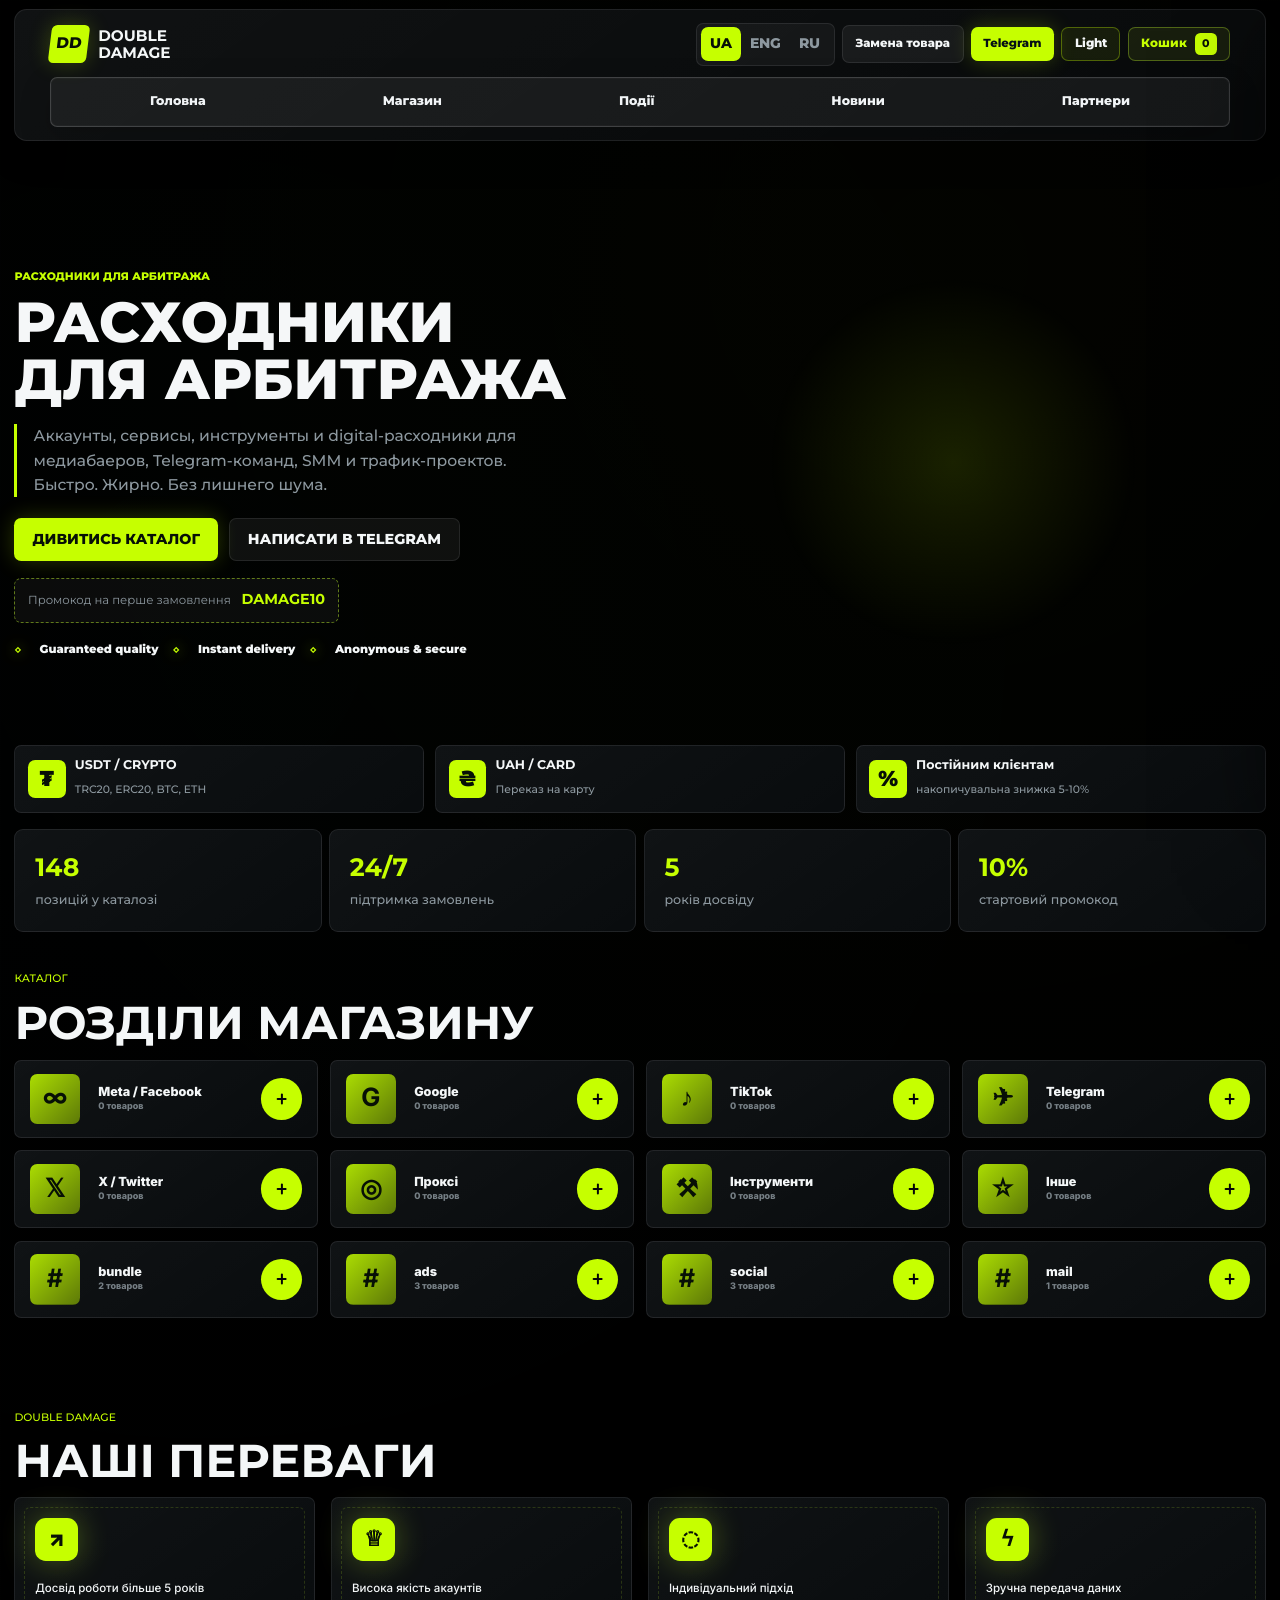
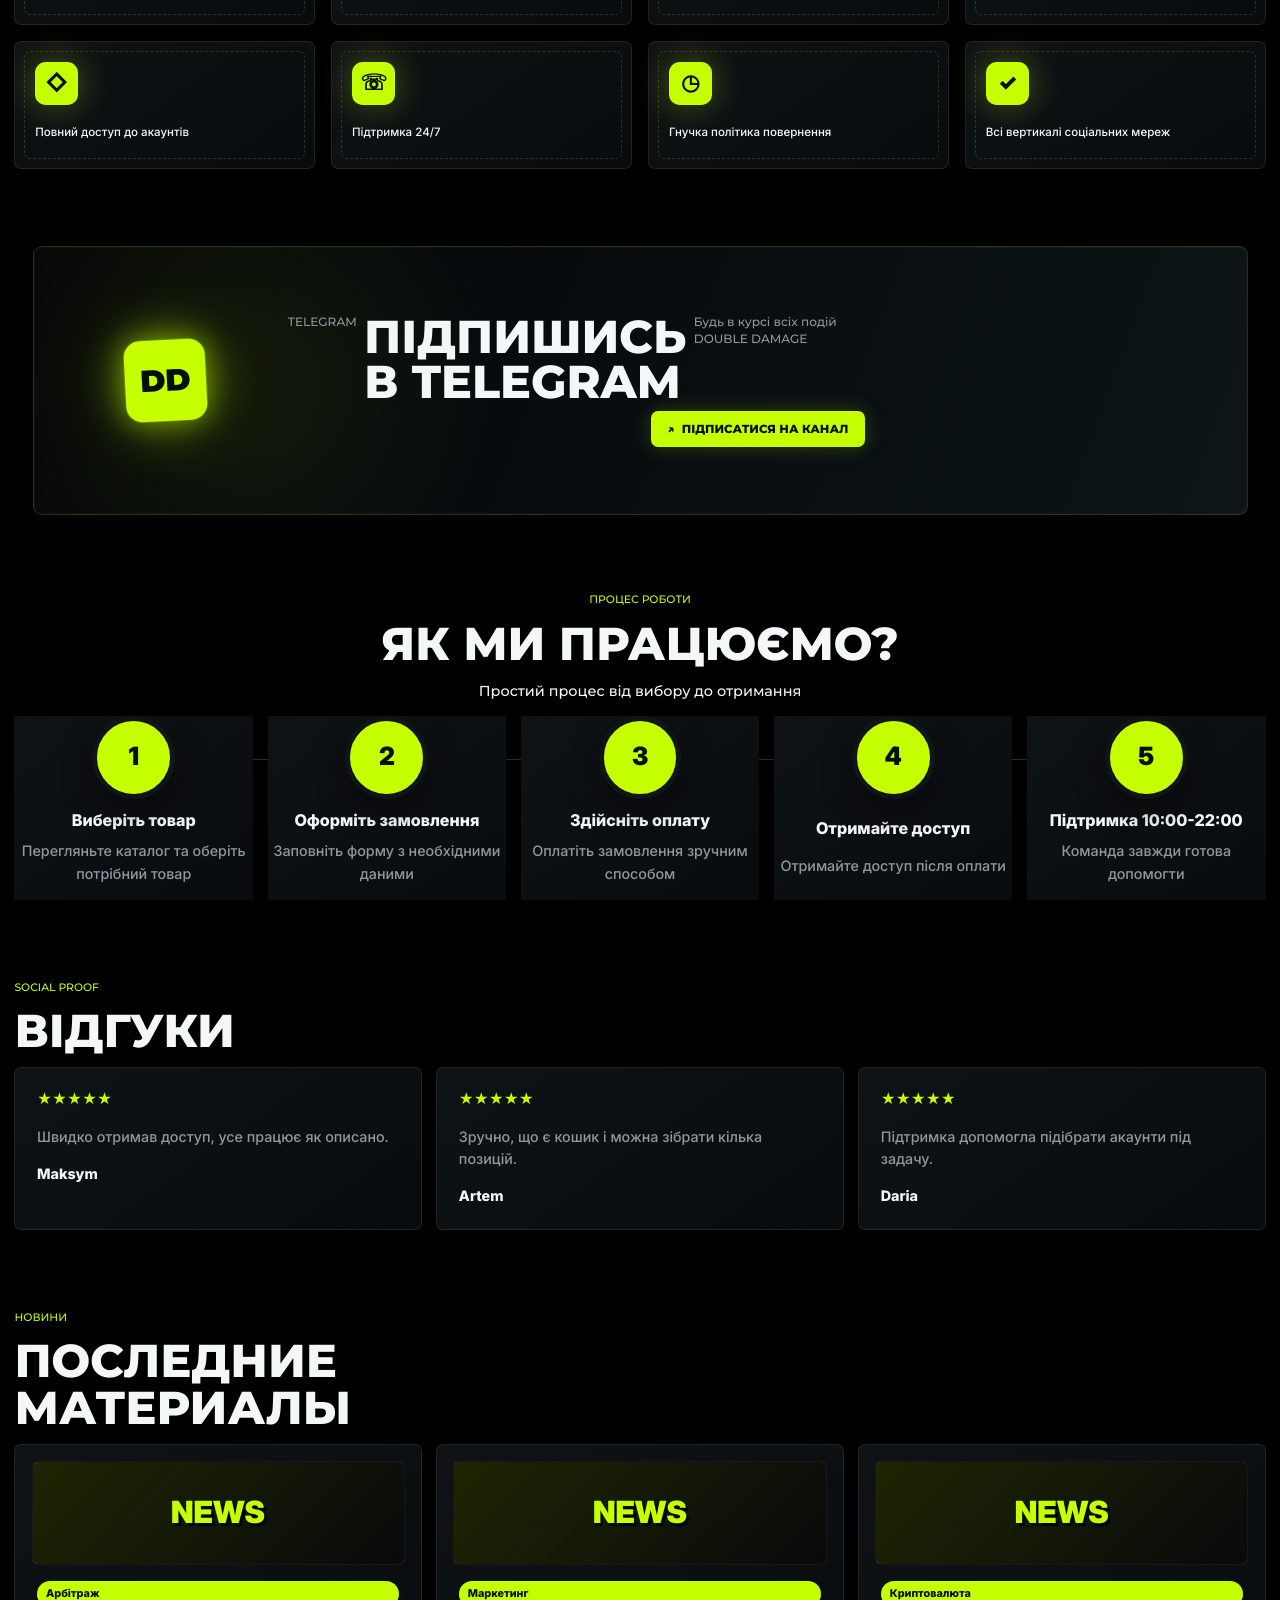
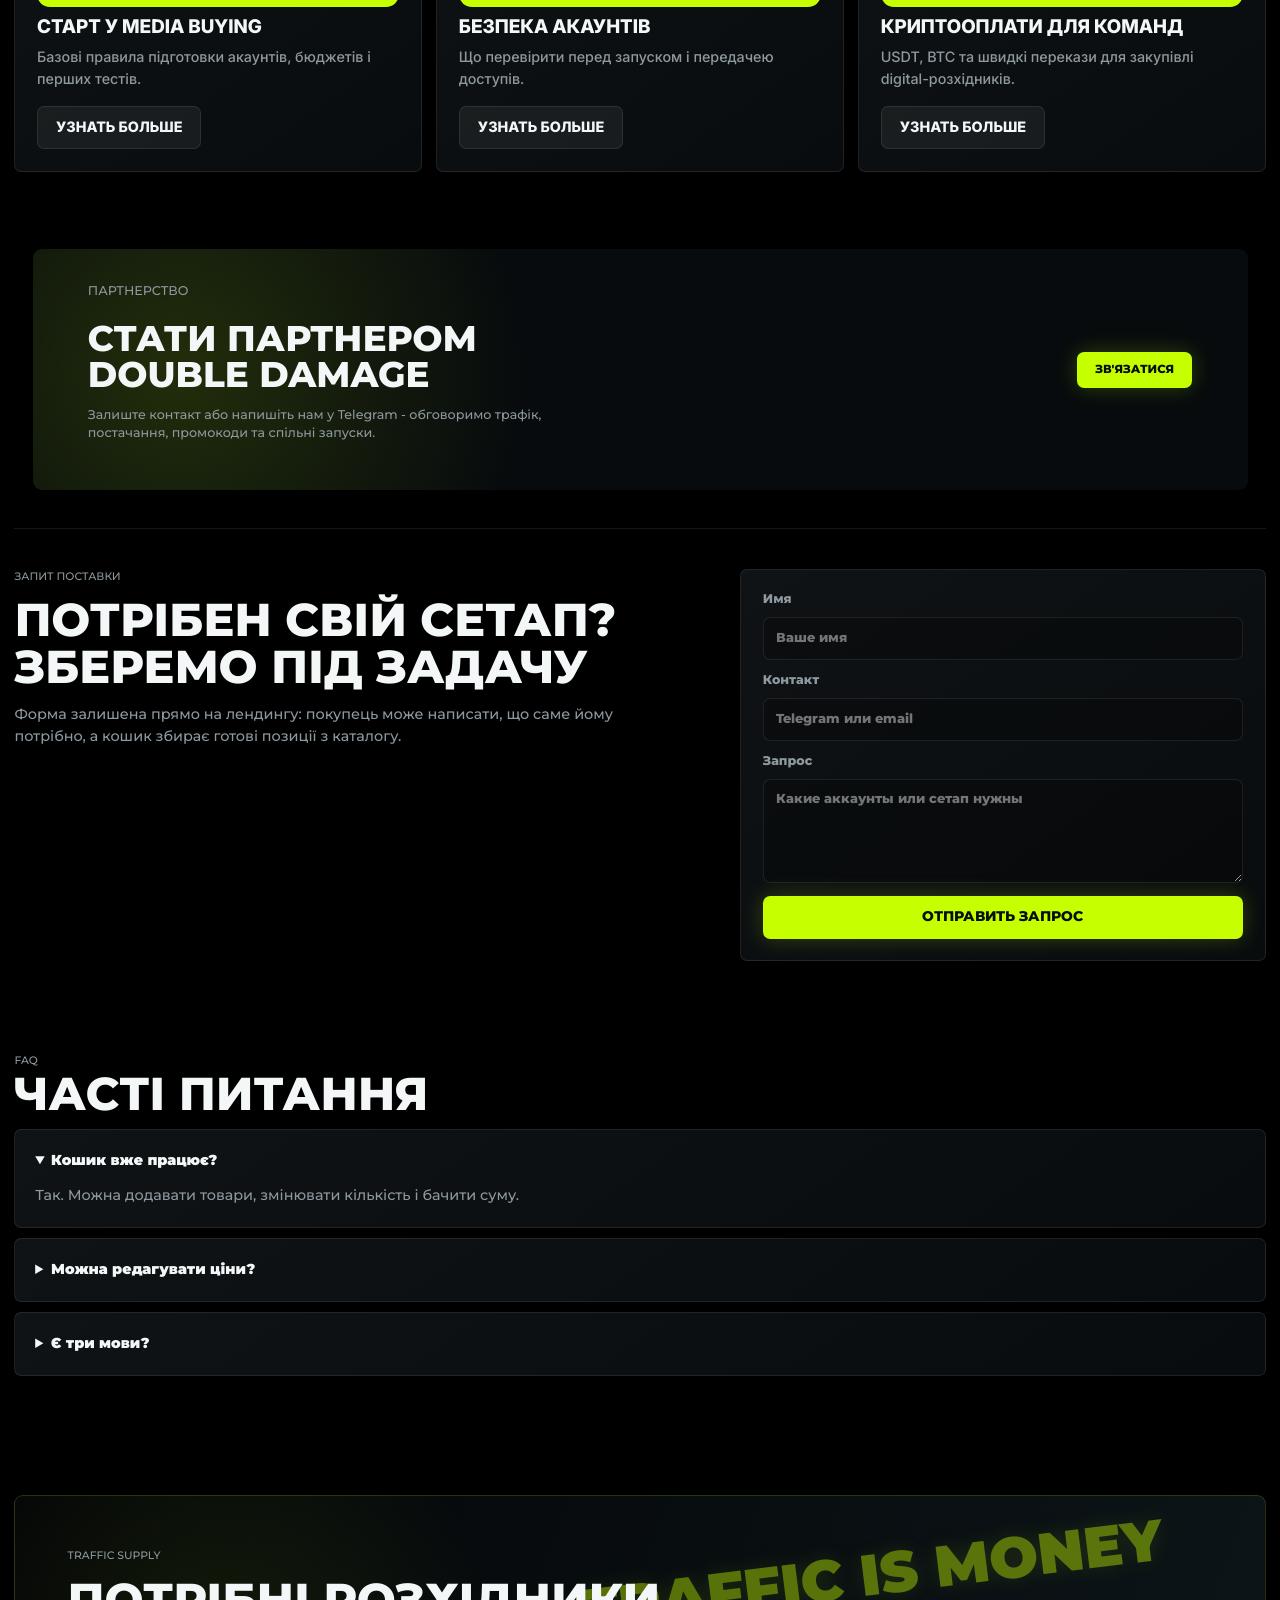
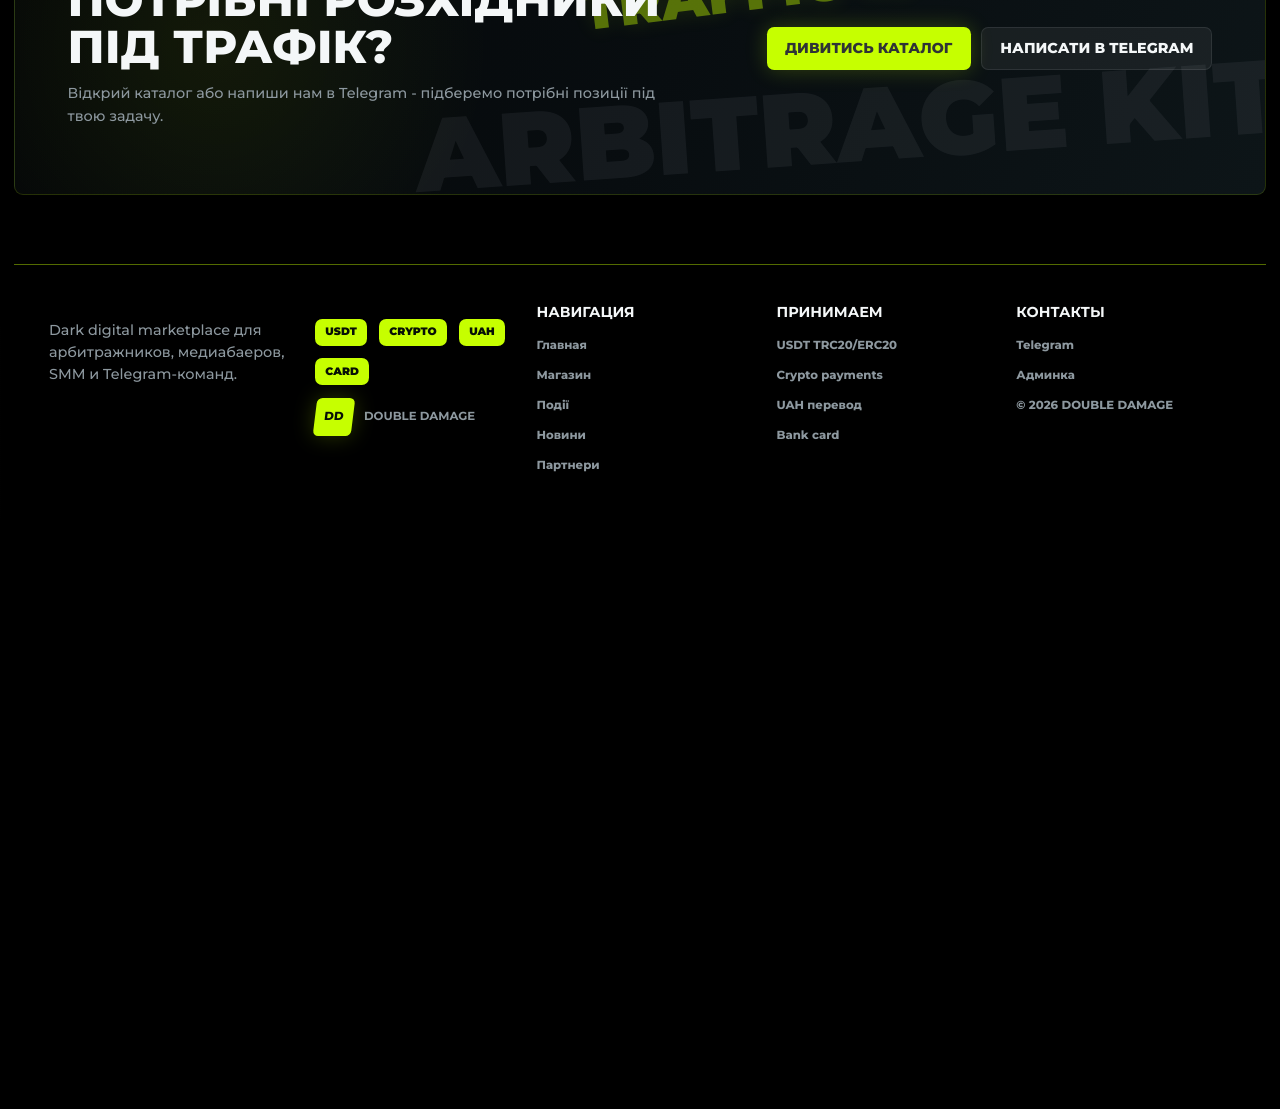
<file: index.html>
﻿<!doctype html>
<html lang="ru">
  <head>
    <meta charset="utf-8" />
    <meta name="viewport" content="width=device-width, initial-scale=1" />
        <script>
      (function () {
        try {
          document.documentElement.classList.add('dd-boot');
          var theme = localStorage.getItem('doubleDamageThemeV2') === 'light' ? 'light' : 'dark';
          document.documentElement.dataset.theme = theme;
        } catch (e) {}
      })();
    </script><title>DOUBLE DAMAGE | Digital marketplace</title>
    <meta
      name="description"
      content="DOUBLE DAMAGE - магазин digital-расходников, аккаунтов, профилей и готовых сетапов."
    />
  <link rel="stylesheet" href="styles.css?v=95" />
  </head>
  <body>
    <header class="site-header">
      <a class="brand" href="#top" aria-label="DOUBLE DAMAGE">
        <span class="brand-mark" data-brand-mark>DD</span>
        <span data-brand-name>DOUBLE DAMAGE</span>
      </a>

      <nav class="main-nav" aria-label="РћСЃРЅРѕРІРЅР°СЏ РЅР°РІРёРіР°С†РёСЏ">
        <a href="index.html" data-i18n="home">Р“РѕР»РѕРІРЅР°</a>
        <a href="shop.html" data-i18n="shop">РњР°РіР°Р·РёРЅ</a>
        <a href="events.html" data-i18n="events">РџРѕРґС–С—</a>
        <a href="guides.html" data-i18n="guides">Новости</a>
        <a href="partners.html" data-i18n="partners">РџР°СЂС‚РЅРµСЂРё</a>
      </nav>

      <div class="header-tools">
        <div class="lang-switch" data-lang-switch></div>
        <a class="telegram-pill" data-telegram-link href="#" target="_blank" rel="noreferrer">Telegram</a>
        <button class="cart-button" type="button" data-cart-open>
          <span data-i18n="cart">РљРѕС€РёРє</span>
          <strong data-cart-count>0</strong>
        </button>
      </div>
    </header>

    <main id="top">
      <section class="hero">
        <div class="hero-copy">
          <p class="eyebrow" data-hero-eyebrow></p>
          <h1 data-hero-title></h1>
          <p class="lead" data-hero-lead></p>
          <div class="hero-actions">
            <a class="button primary" href="shop.html" data-hero-catalog>&#1057;&#1084;&#1086;&#1090;&#1088;&#1077;&#1090;&#1100; &#1082;&#1072;&#1090;&#1072;&#1083;&#1086;&#1075;</a>
            <a class="button ghost" data-telegram-link href="#" target="_blank" rel="noreferrer" data-hero-telegram>&#1053;&#1072;&#1087;&#1080;&#1089;&#1072;&#1090;&#1100; &#1074; Telegram</a>
          </div>
          <div class="promo">
            <span data-promo-label>&#1055;&#1088;&#1086;&#1084;&#1086;&#1082;&#1086;&#1076; &#1085;&#1072; &#1087;&#1077;&#1088;&#1074;&#1099;&#1081; &#1079;&#1072;&#1082;&#1072;&#1079;</span>
            <strong data-promo-code></strong>
          </div>
          <div class="hero-trust">
            <span>Guaranteed quality</span>
            <span>Instant delivery</span>
            <span>Anonymous & secure</span>
          </div>
        </div>

        <div class="hero-visual" aria-label="Р’РёС‚СЂРёРЅР° DOUBLE DAMAGE">
        </div>
      </section>

      <section class="payment-strip" aria-label="РЎРїРѕСЃРѕР±С‹ РѕРїР»Р°С‚С‹" data-payment-strip>
        <article>
          <span>в‚®</span>
          <strong>USDT / CRYPTO</strong>
          <small>TRC20, ERC20, BTC, ETH</small>
        </article>
        <article>
          <span>в‚ґ</span>
          <strong>UAH / CARD</strong>
          <small>РџРµСЂРµРІРѕРґ РЅР° РєР°СЂС‚Сѓ</small>
        </article>
        <article>
          <span>%</span>
          <strong>РџРѕСЃС‚РѕСЏРЅРЅС‹Рј РєР»РёРµРЅС‚Р°Рј</strong>
          <small>РЅР°РєРѕРїРёС‚РµР»СЊРЅР°СЏ СЃРєРёРґРєР° 5-10%</small>
        </article>
      </section>

      <section class="stats-strip" aria-label="РџРѕРєР°Р·Р°С‚РµР»Рё РјР°РіР°Р·РёРЅР°" data-stats></section>

      <section class="section catalog-section home-category-section" id="catalog">
        <div class="section-heading compact">
          <p class="eyebrow" data-i18n="catalog">РљР°С‚Р°Р»РѕРі</p>
          <h2 data-i18n="catalogTitle">Р РѕР·РґС–Р»Рё РјР°РіР°Р·РёРЅСѓ</h2>
        </div>

        <div class="shop-category-grid home-shop-categories" data-pages></div>
      </section>

      <section class="section is-hidden-home-block" id="drops">
        <div class="section-heading">
          <p class="eyebrow" data-i18n="drops">Р“Р°СЂСЏС‡С– РґСЂРѕРїРё</p>
          <h2>РЁРІРёРґРєС– РїСЂРѕРїРѕР·РёС†С–С—</h2>
        </div>
        <div class="drop-list" data-drops></div>
      </section>

      <section class="section advantages-section">
        <div class="section-heading compact">
          <p class="eyebrow">DOUBLE DAMAGE</p>
          <h2 data-i18n="advantages">РќР°С€С– РїРµСЂРµРІР°РіРё</h2>
        </div>
        <div class="advantage-grid" data-advantages></div>
      </section>

      <section class="section pages-section is-hidden-home-block" id="pages">
        <div class="section-heading">
          <p class="eyebrow">Supply categories</p>
          <h2>РљР°С‚РµРіРѕСЂРёРё СЂР°СЃС…РѕРґРЅРёРєРѕРІ</h2>
        </div>
        <div class="page-grid" data-pages></div>
      </section>

      <section class="telegram-section">
        <div class="telegram-art">
          <div class="graffiti-badge">DD</div>
        </div>
        <div class="telegram-copy">
          <p class="eyebrow">Telegram</p>
          <h2 data-i18n="telegramTitle">РќР°С€ Telegram РєР°РЅР°Р»</h2>
          <p data-i18n="telegramText">РџС–РґРїРёСЃСѓР№С‚РµСЃСЊ С‚Р° РѕС‚СЂРёРјСѓР№С‚Рµ РЅР°Р№РєРѕСЂРёСЃРЅС–С€Сѓ С–РЅС„РѕСЂРјР°С†С–СЋ</p>
          <div class="telegram-preview">
            <strong data-i18n="subscribe">РџС–РґРїРёСЃР°С‚РёСЃСЏ РЅР° РєР°РЅР°Р»</strong>
          </div>
          <a class="button blue-button" data-telegram-link target="_blank" rel="noreferrer" href="#">
            <span>в†—</span>
            <span data-i18n="subscribe">РџС–РґРїРёСЃР°С‚РёСЃСЏ РЅР° РєР°РЅР°Р»</span>
          </a>
        </div>
      </section>

      <section class="section work-section" id="how">
        <div class="section-heading center">
          <p class="eyebrow" data-i18n="howEyebrow">РџСЂРѕС†РµСЃ СЂРѕР±РѕС‚Рё</p>
          <h2 data-i18n="howTitle">РЇРє РјРё РїСЂР°С†СЋС”РјРѕ?</h2>
          <p data-i18n="howText">РџСЂРѕСЃС‚РёР№ РїСЂРѕС†РµСЃ РІС–Рґ РІРёР±РѕСЂСѓ РґРѕ РѕС‚СЂРёРјР°РЅРЅСЏ</p>
        </div>
        <div class="work-steps" data-work-steps></div>
      </section>

      <section class="section reviews-section" id="reviews">
        <div class="section-heading compact">
          <p class="eyebrow">Social proof</p>
          <h2 data-i18n="reviews">Р’С–РґРіСѓРєРё</h2>
        </div>
        <div class="review-grid" data-reviews></div>
      </section>

      <section class="section home-news-section">
        <div class="section-heading compact">
          <p class="eyebrow" data-i18n="guides">Новости</p>
          <h2>Последние материалы</h2>
        </div>
        <div class="content-grid guides-grid" data-home-news></div>
      </section>

      <section class="partner-cta" data-partner-cta></section>

      <section class="split-section" id="contact">
        <div>
          <p class="eyebrow" data-contact-eyebrow></p>
          <h2 data-contact-title></h2>
          <p data-contact-text></p>
        </div>
        <form class="contact-form">
          <label>
            Имя
            <input type="text" name="name" placeholder="Ваше имя" />
          </label>
          <label>
            Контакт
            <input type="text" name="contact" placeholder="Telegram или email" />
          </label>
          <label>
            Запрос
            <textarea name="message" placeholder="Какие аккаунты или сетап нужны"></textarea>
          </label>
          <button class="button primary" type="submit">Отправить запрос</button>
        </form>
      </section>

      <section class="section faq" id="faq">
        <div class="section-heading compact">
          <p class="eyebrow">FAQ</p>
          <h2 data-i18n="faq">Р§Р°СЃС‚С– РїРёС‚Р°РЅРЅСЏ</h2>
        </div>
        <div data-faq></div>
      </section>

      <section class="final-cta">
        <div>
          <p class="eyebrow" data-final-eyebrow>Traffic supply</p>
          <h2 data-final-title>РќРЈР–РќР« Р РђРЎРҐРћР”РќРРљР РџРћР” РўР РђР¤РРљ?</h2>
          <p data-final-text>
            РћС‚РєСЂРѕР№ РєР°С‚Р°Р»РѕРі РёР»Рё РЅР°РїРёС€Рё РЅР°Рј РІ Telegram - РїРѕРґР±РµСЂРµРј РЅСѓР¶РЅС‹Рµ РїРѕР·РёС†РёРё
            РїРѕРґ С‚РІРѕСЋ Р·Р°РґР°С‡Сѓ.
          </p>
        </div>
        <div class="hero-actions">
          <a class="button primary" href="shop.html" data-hero-catalog>&#1057;&#1084;&#1086;&#1090;&#1088;&#1077;&#1090;&#1100; &#1082;&#1072;&#1090;&#1072;&#1083;&#1086;&#1075;</a>
          <a class="button ghost" data-telegram-link href="#" target="_blank" rel="noreferrer" data-hero-telegram>&#1053;&#1072;&#1087;&#1080;&#1089;&#1072;&#1090;&#1100; &#1074; Telegram</a>
        </div>
      </section>
    </main>

    <aside class="cart-panel" aria-label="РљРѕСЂР·РёРЅР°" aria-hidden="true">
      <div class="cart-head">
        <div>
          <p class="eyebrow">РљРѕСЂР·РёРЅР°</p>
          <h2 data-i18n="cartOrder">Р’Р°С€Рµ Р·Р°РјРѕРІР»РµРЅРЅСЏ</h2>
        </div>
        <button class="icon-button" type="button" data-cart-close aria-label="Р—Р°РєСЂС‹С‚СЊ РєРѕСЂР·РёРЅСѓ">x</button>
      </div>
      <div class="cart-items" data-cart-items>
        <p class="empty-cart">РџРѕРєР° РїСѓСЃС‚Рѕ. Р”РѕР±Р°РІСЊС‚Рµ РїРѕР·РёС†РёСЋ РёР· РєР°С‚Р°Р»РѕРіР°.</p>
      </div>
      <div class="cart-total">
        <span data-i18n="total">Р Р°Р·РѕРј</span>
        <strong data-cart-total>$0</strong>
      </div>
      <a class="button primary checkout-button" href="#contact" data-cart-close data-i18n="checkout">РћС„РѕСЂРјРёС‚Рё Р·Р°РїРёС‚</a>
    </aside>
    <div class="cart-backdrop" data-cart-close></div>

    <footer class="footer">
      <span data-footer-copy></span>
      <div>
        <a href="shop.html" data-i18n="shop">РњР°РіР°Р·РёРЅ</a>
        <a href="guides.html" data-i18n="guides">Новости</a>
        <a href="partners.html" data-i18n="partners">РџР°СЂС‚РЅРµСЂРё</a>
      </div>
    </footer>

    <script src="store.js?v=7"></script>
    <script src="script.js?v=39"></script>
  </body>
</html>
</file>
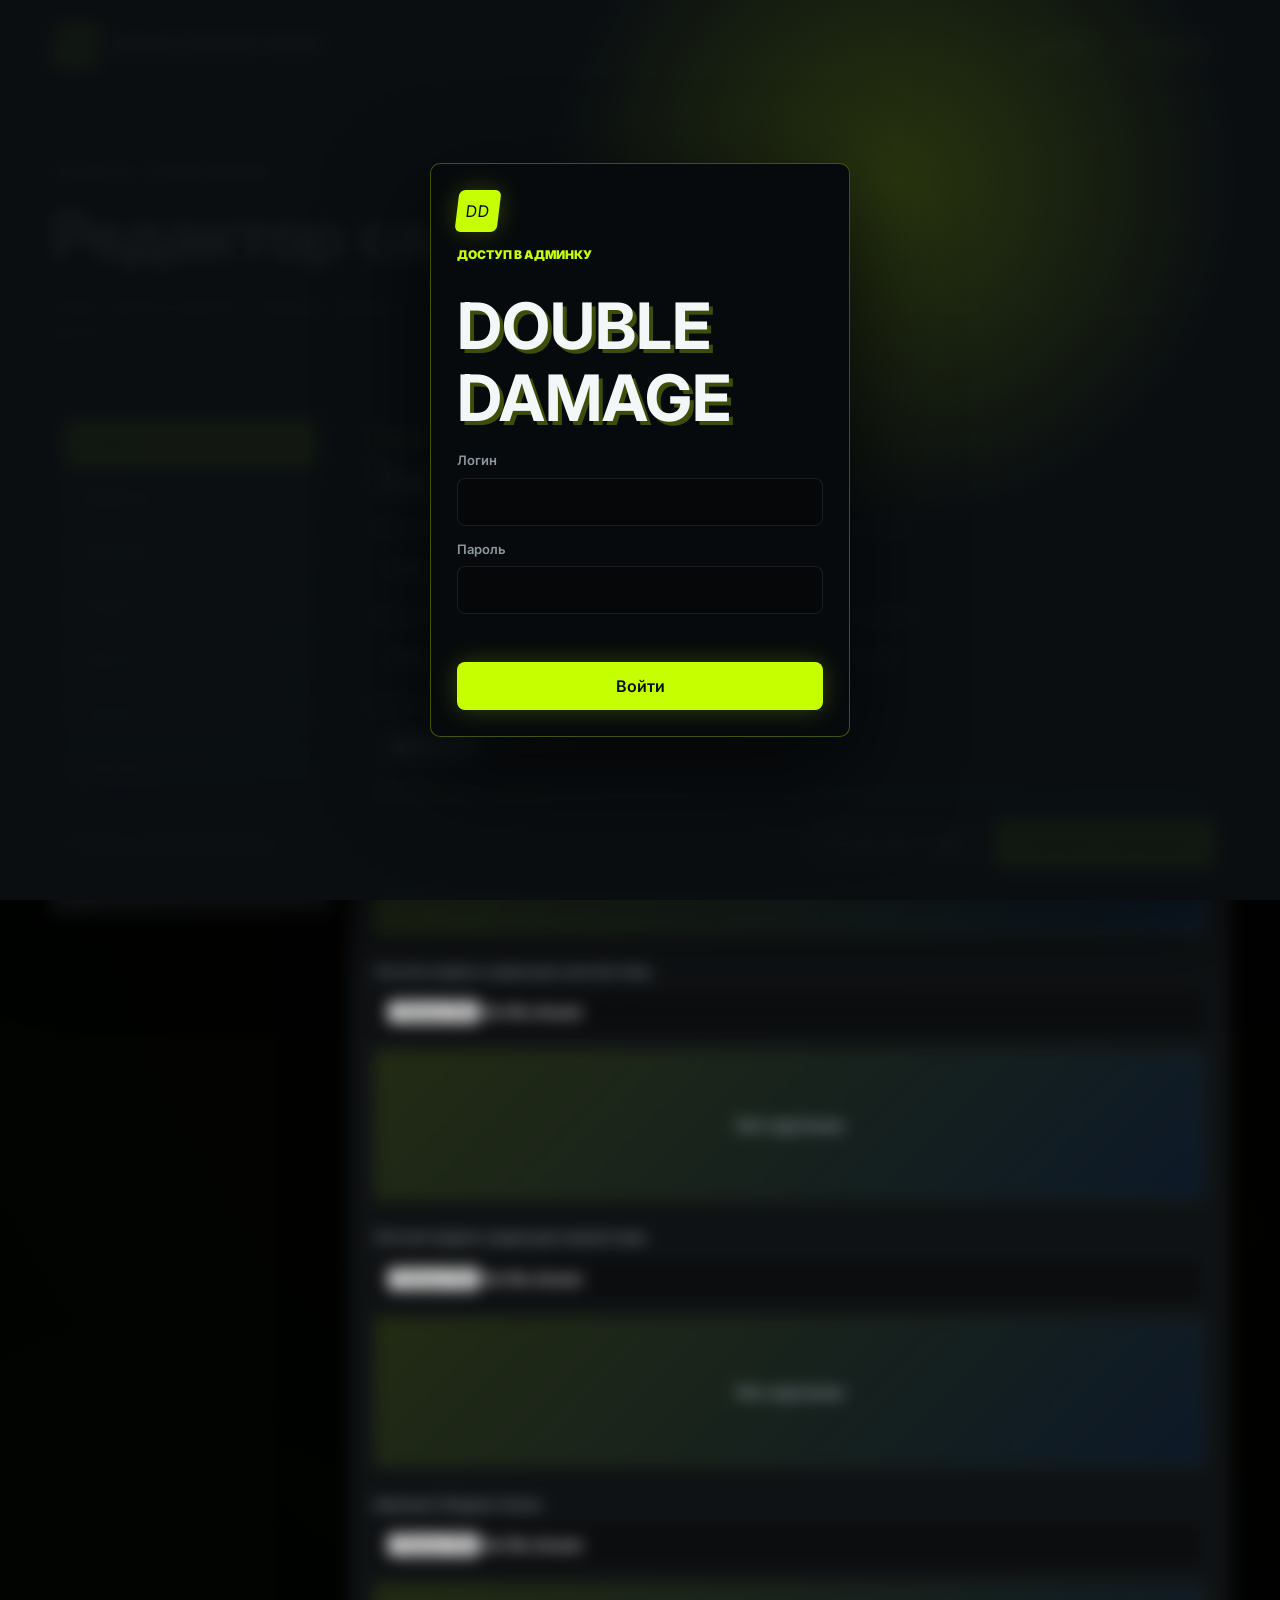
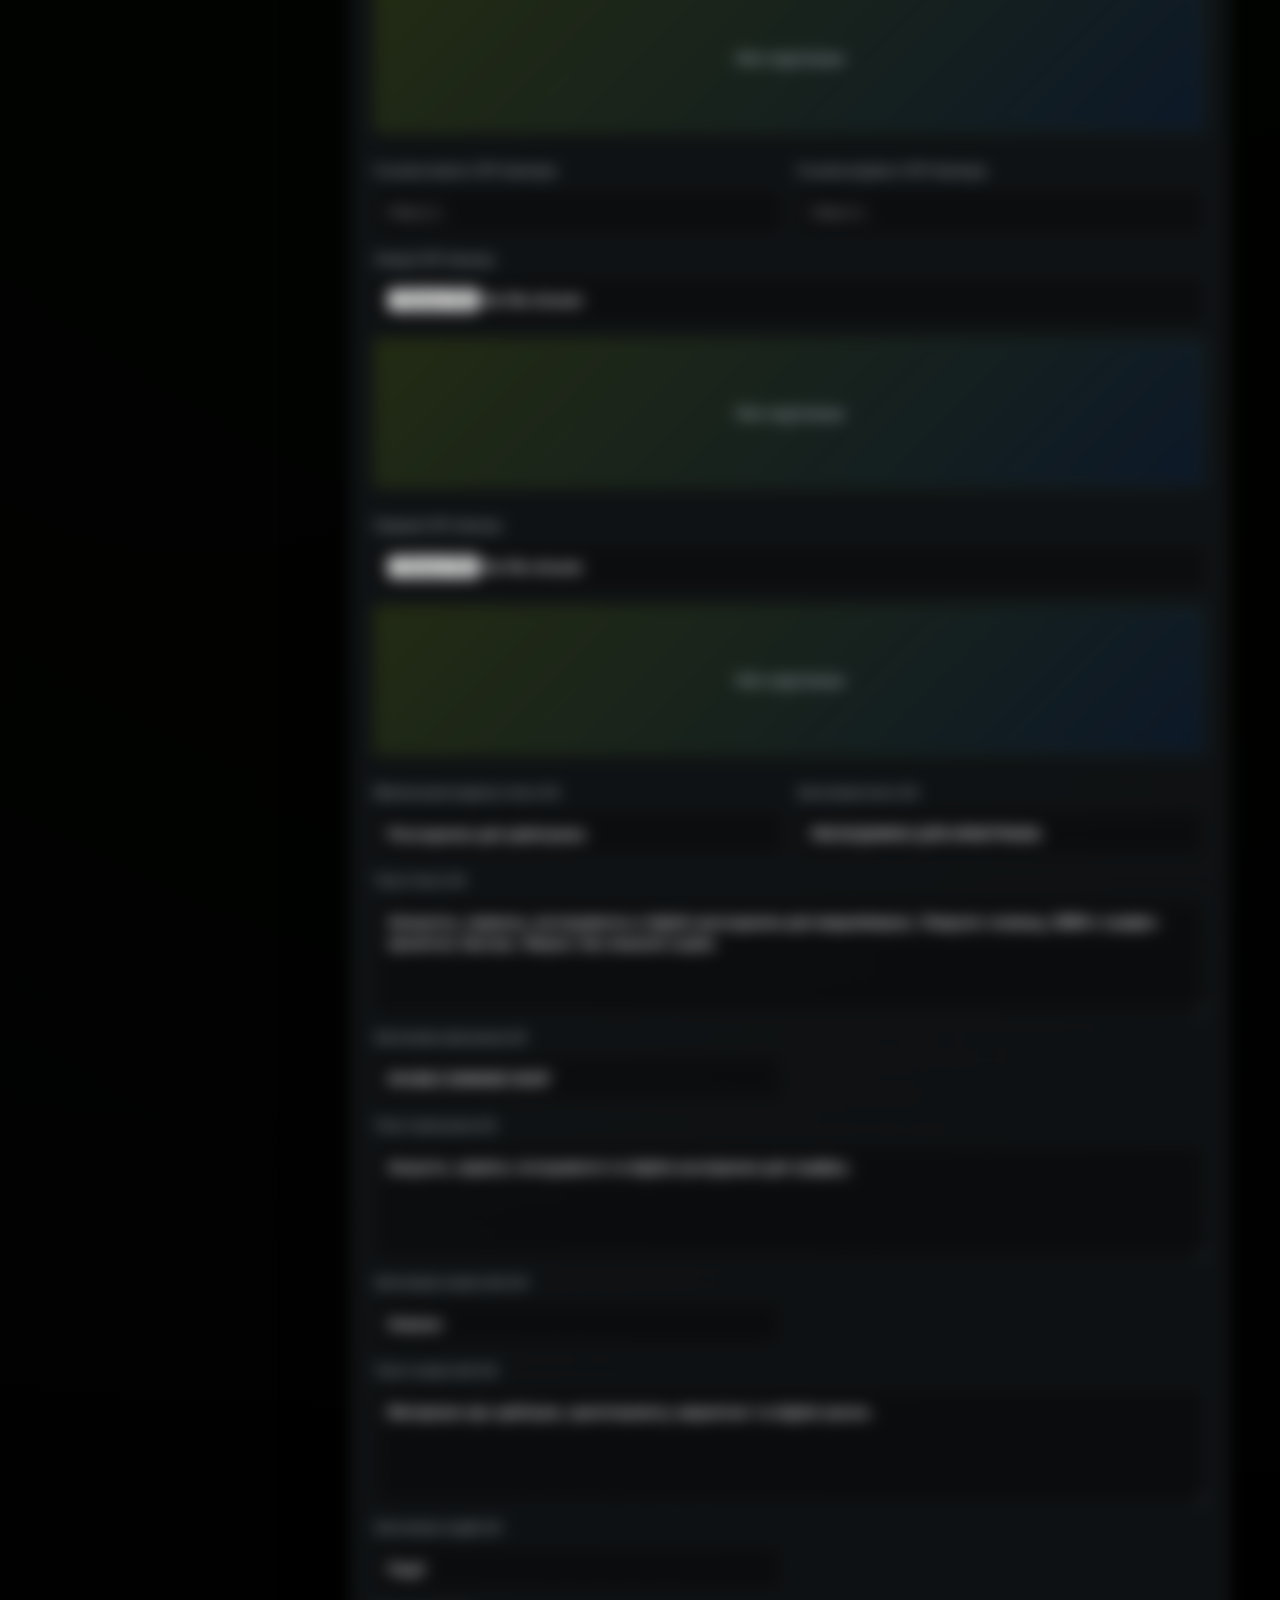
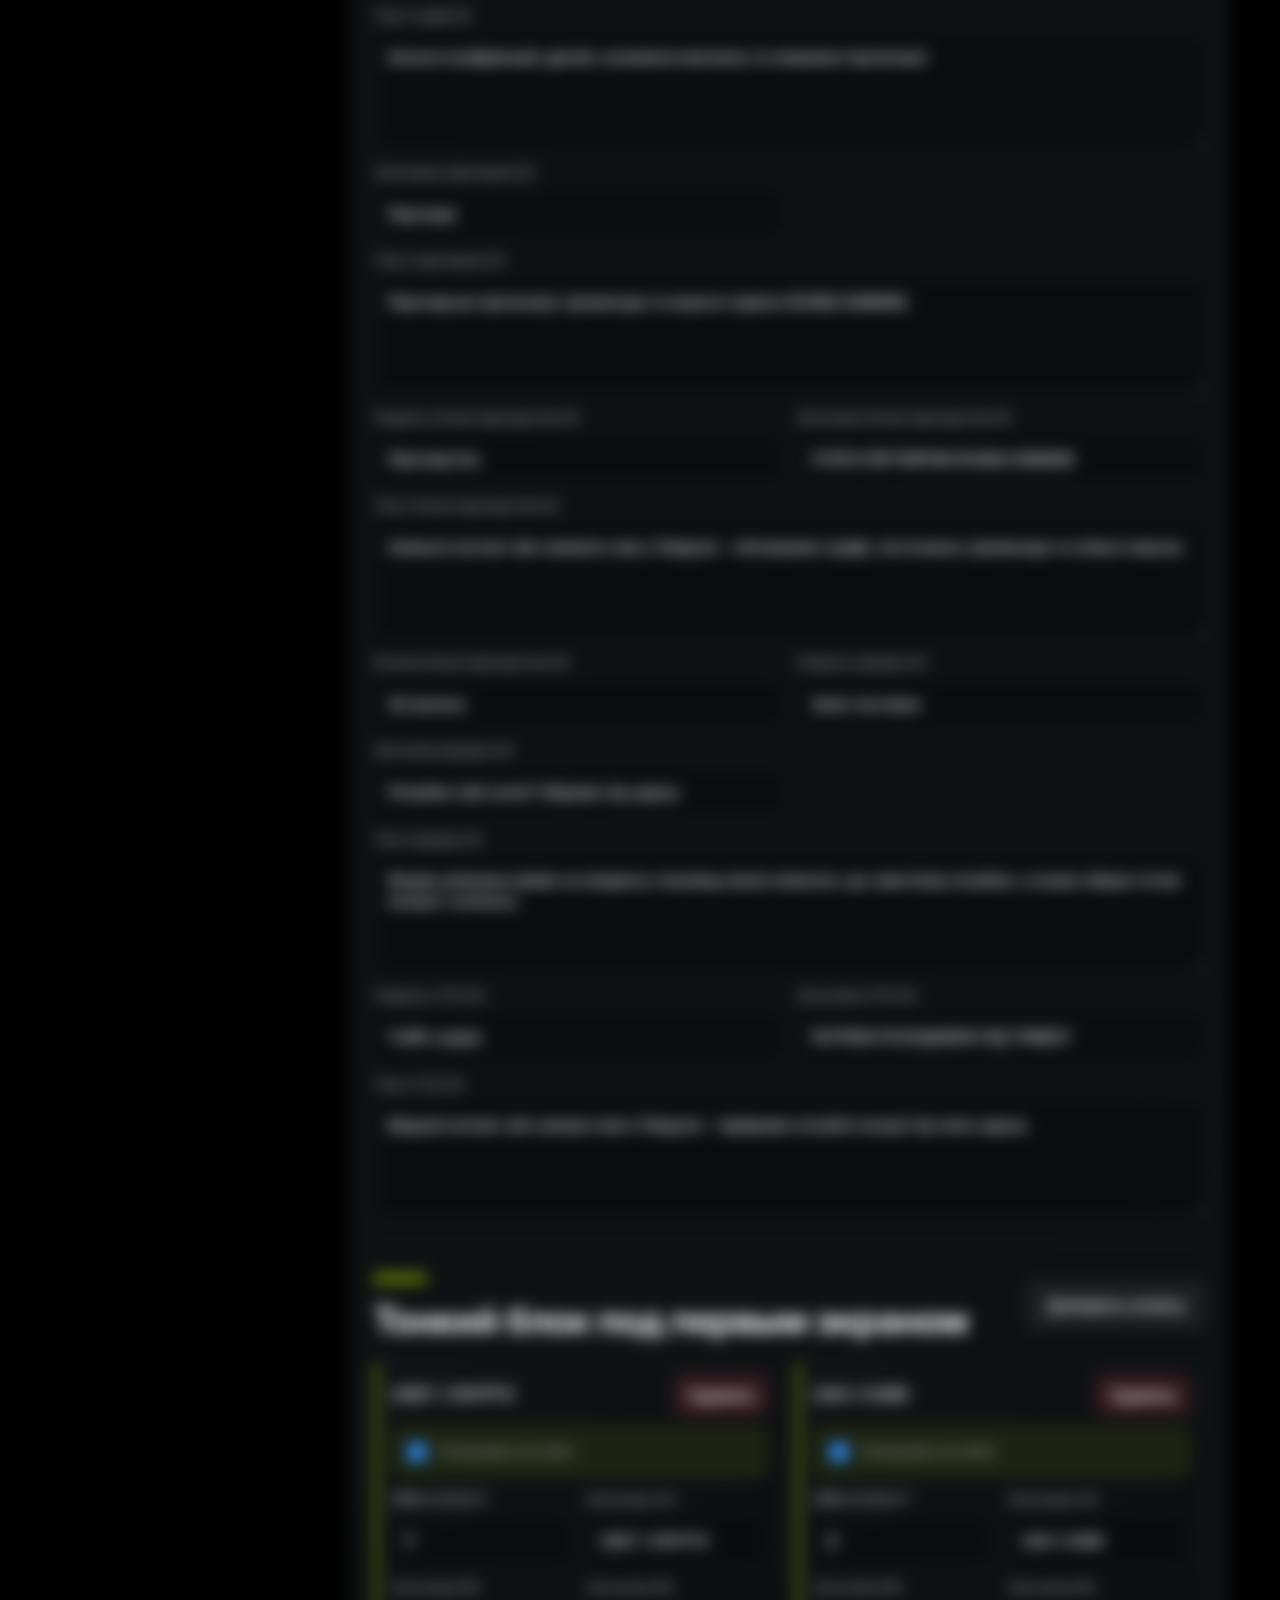
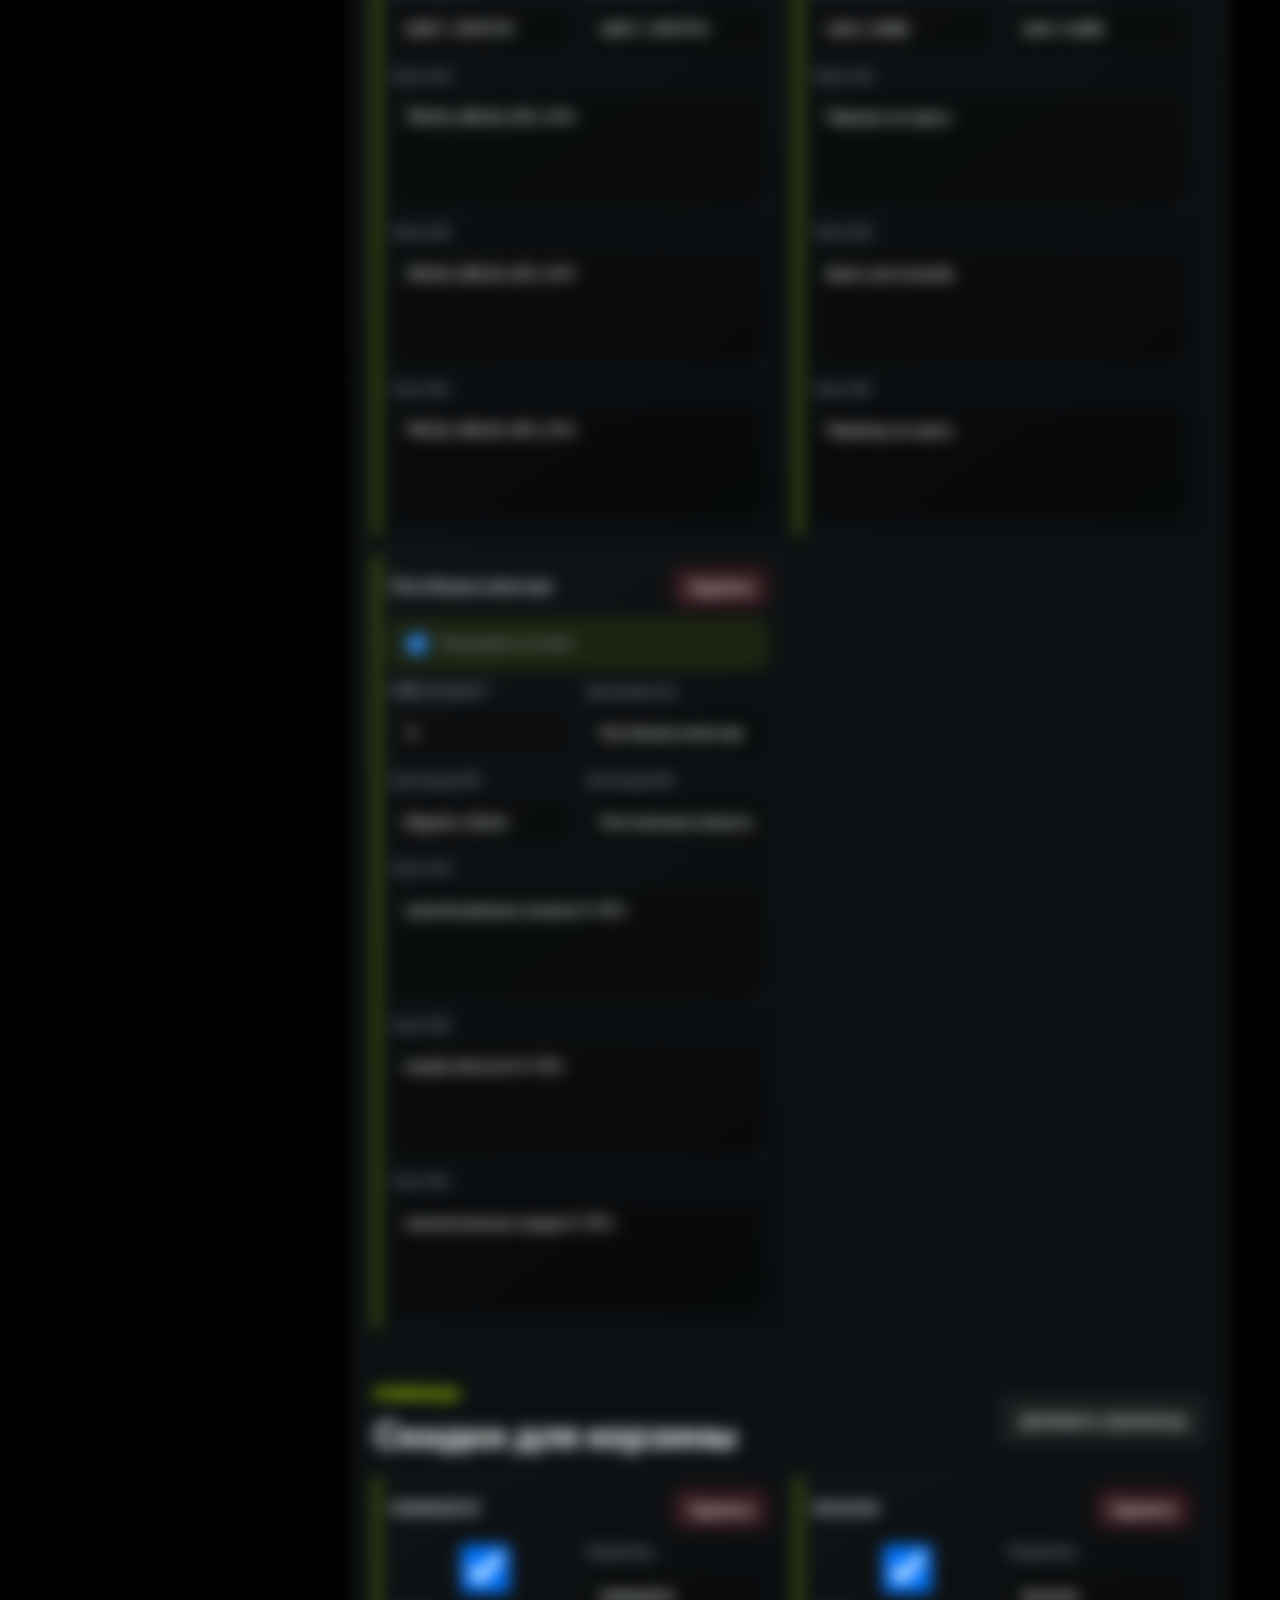
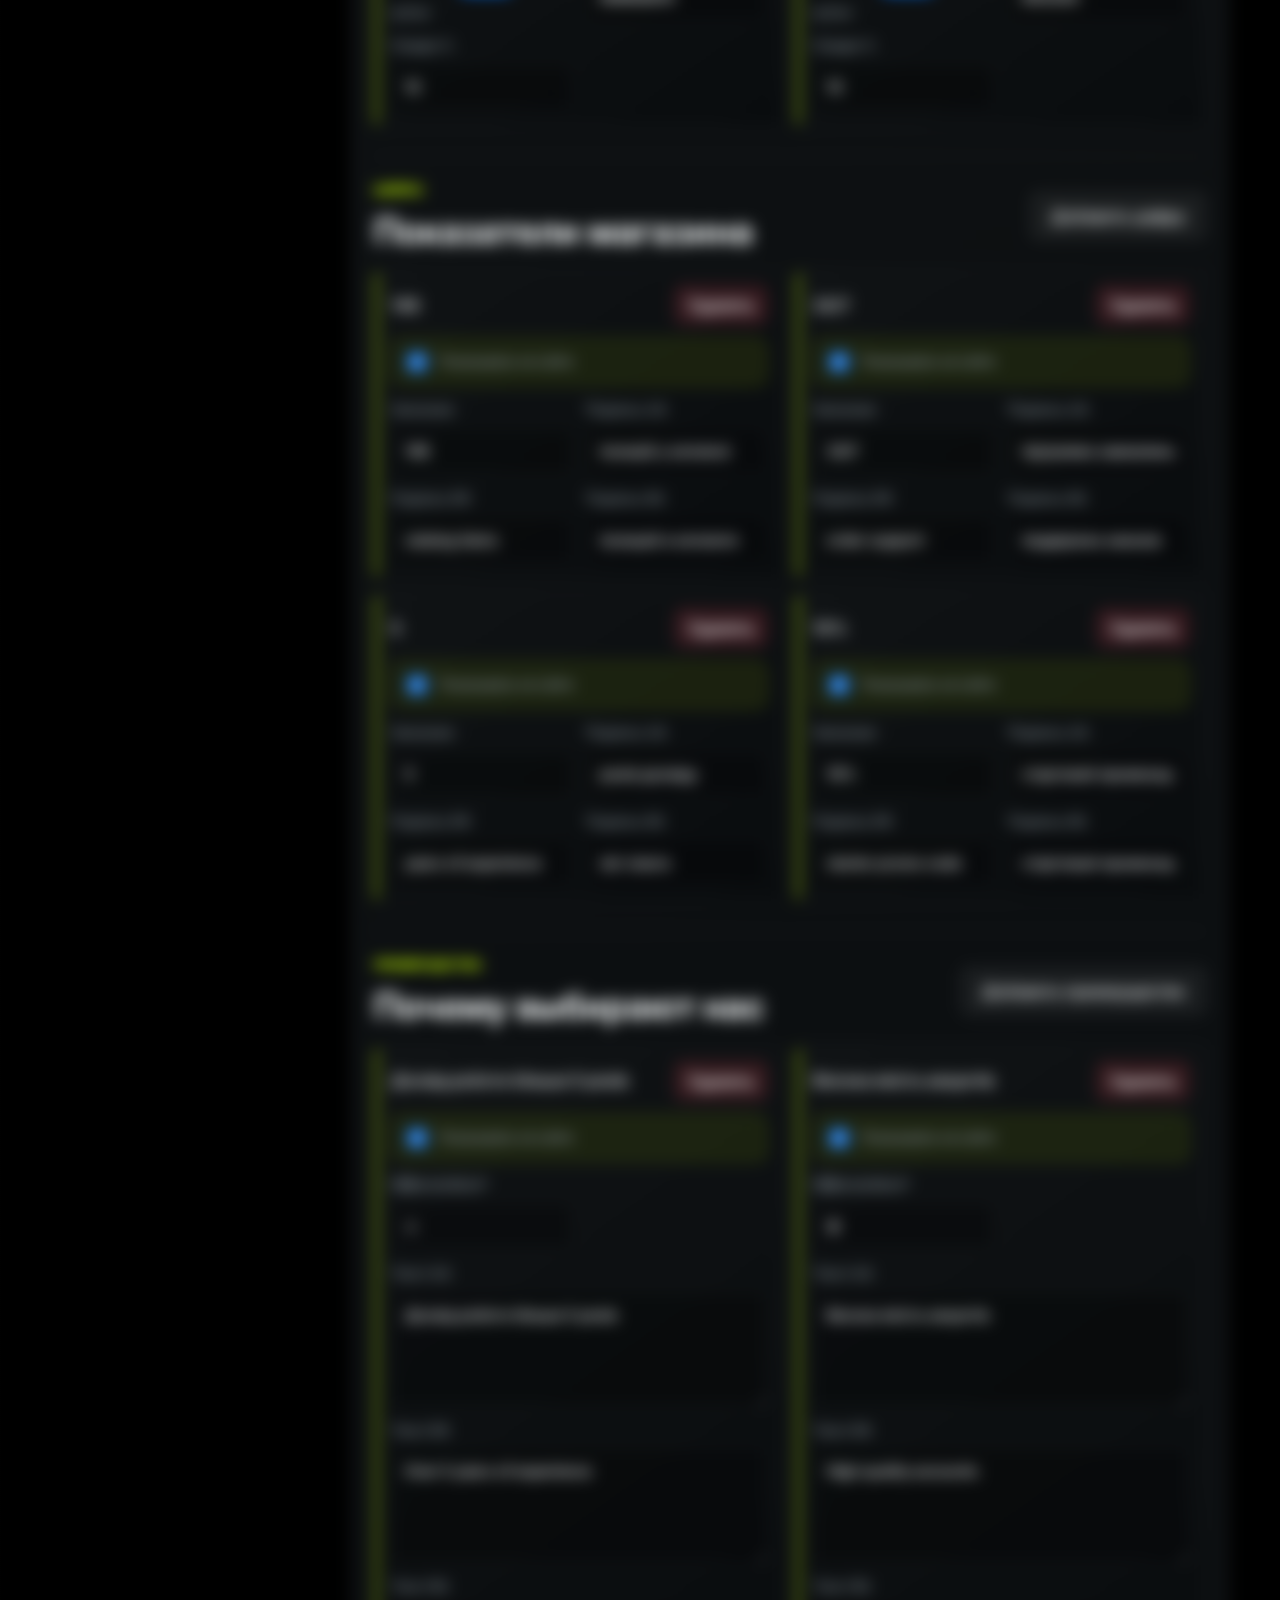
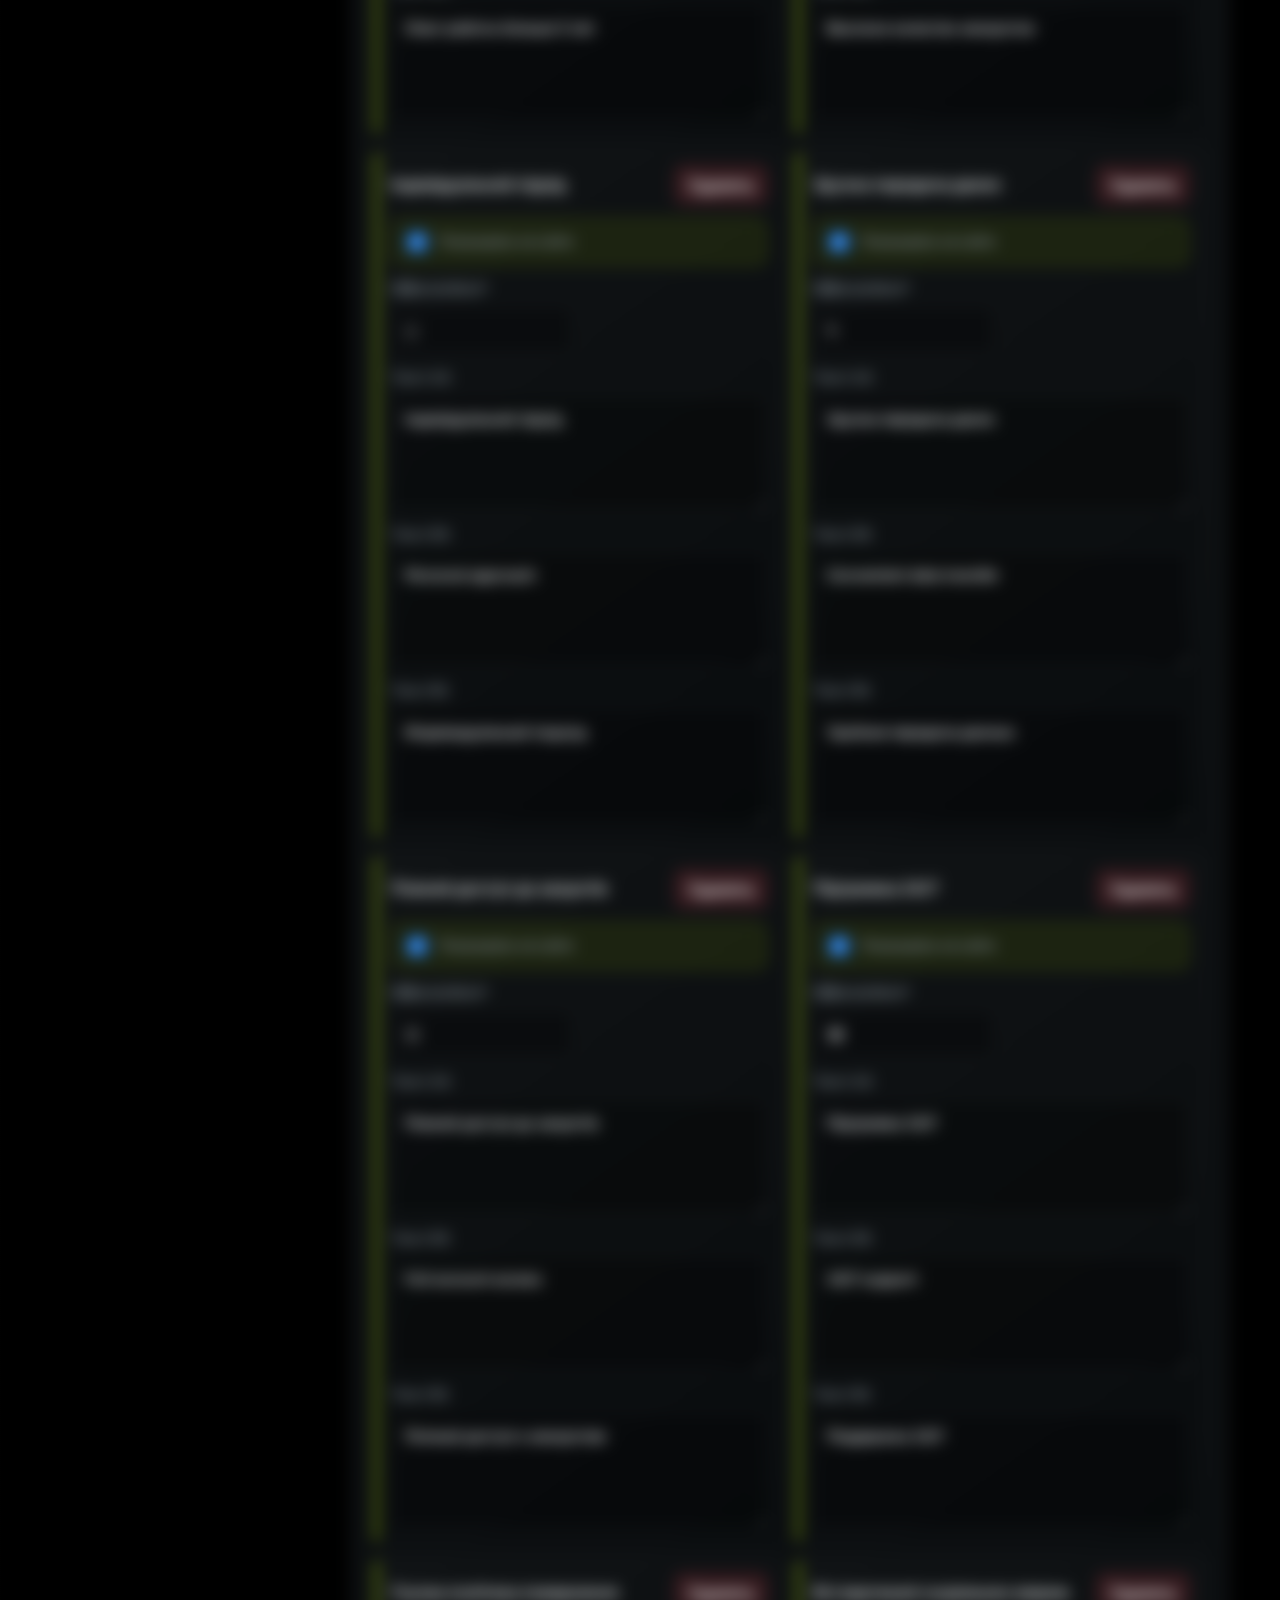
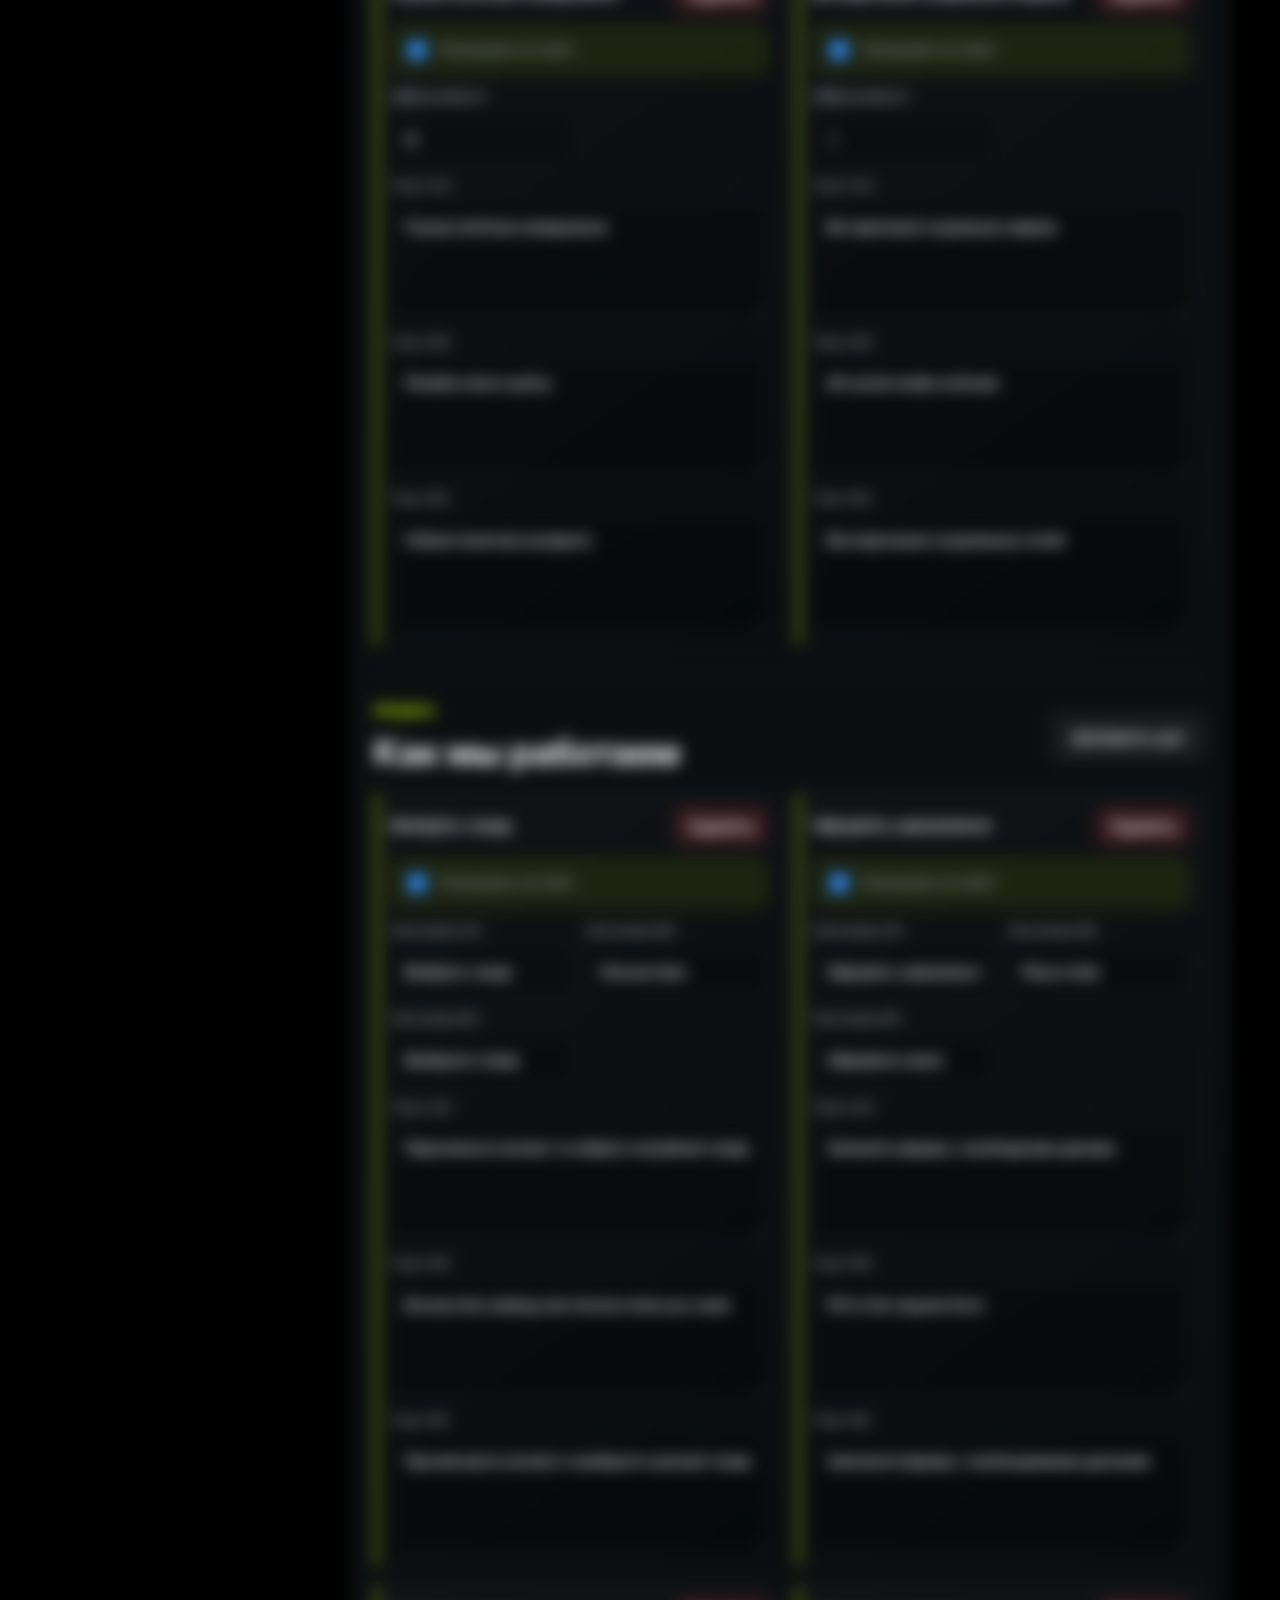
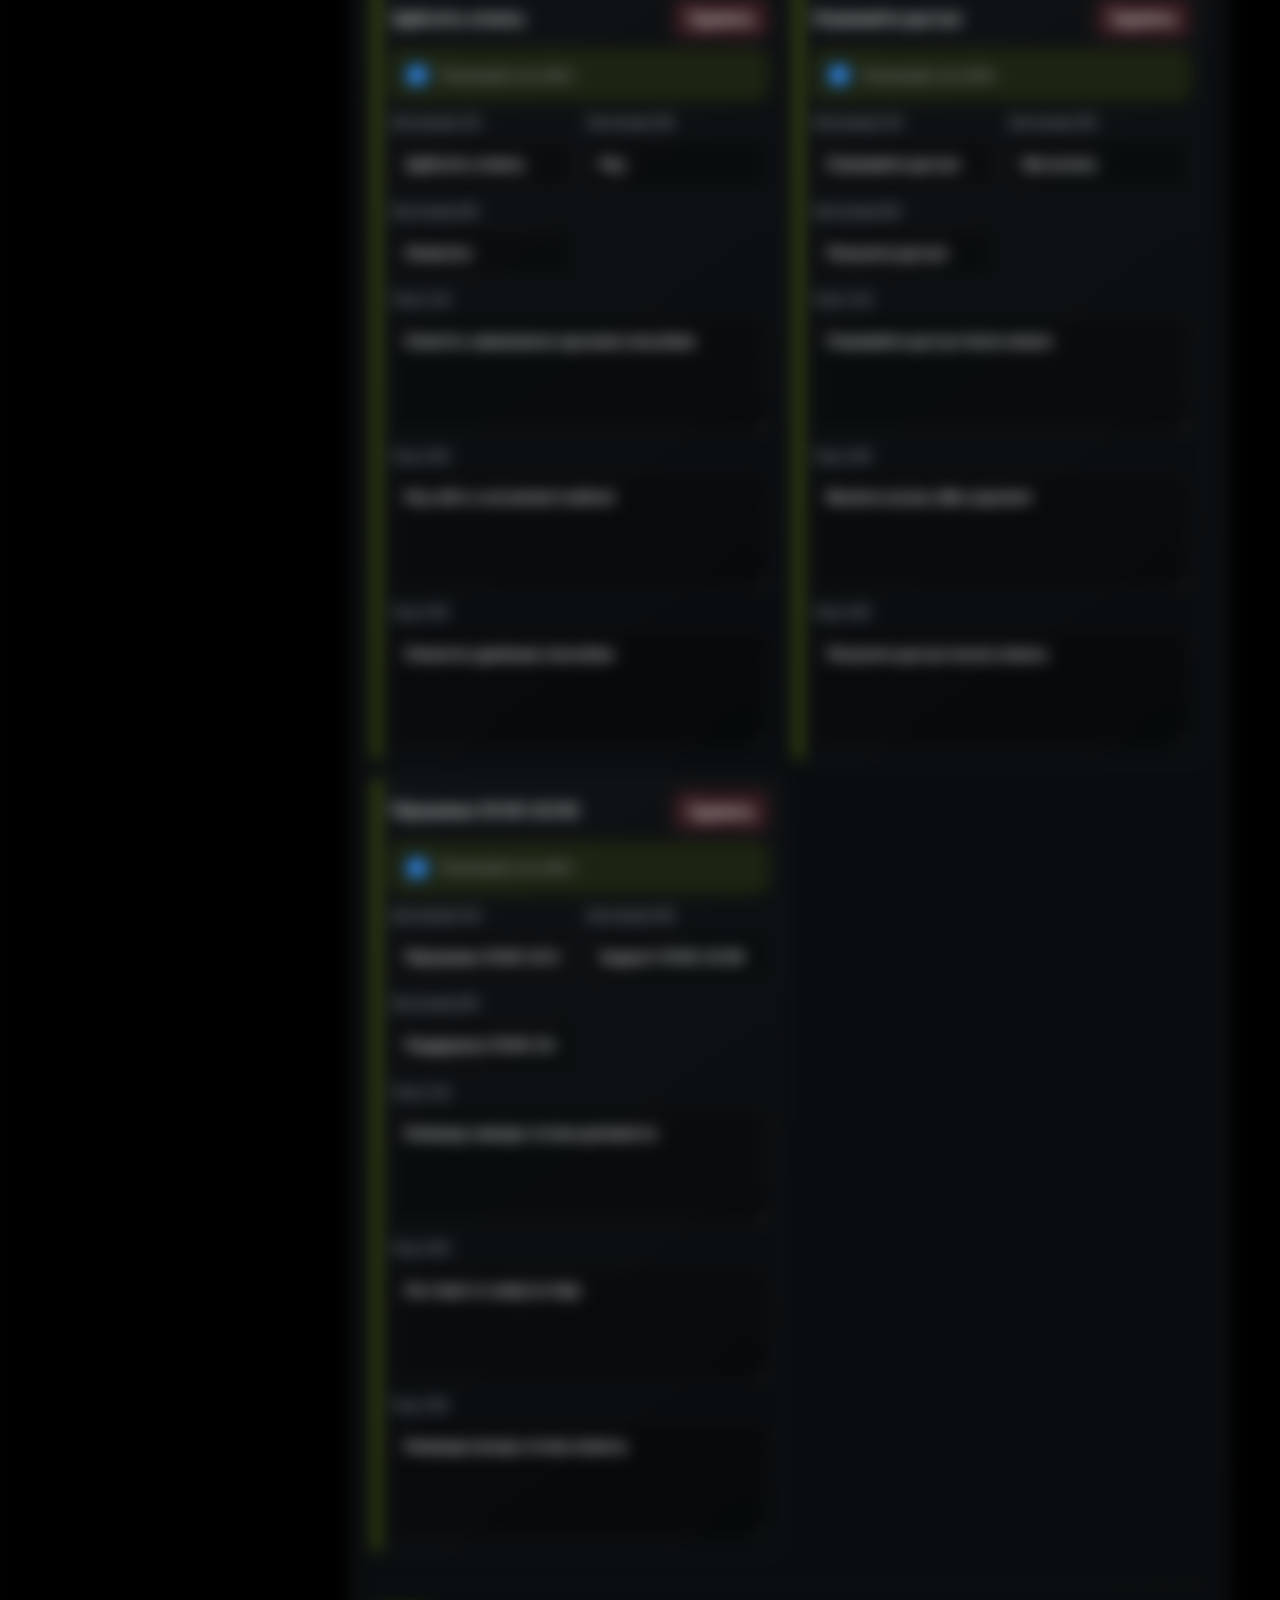
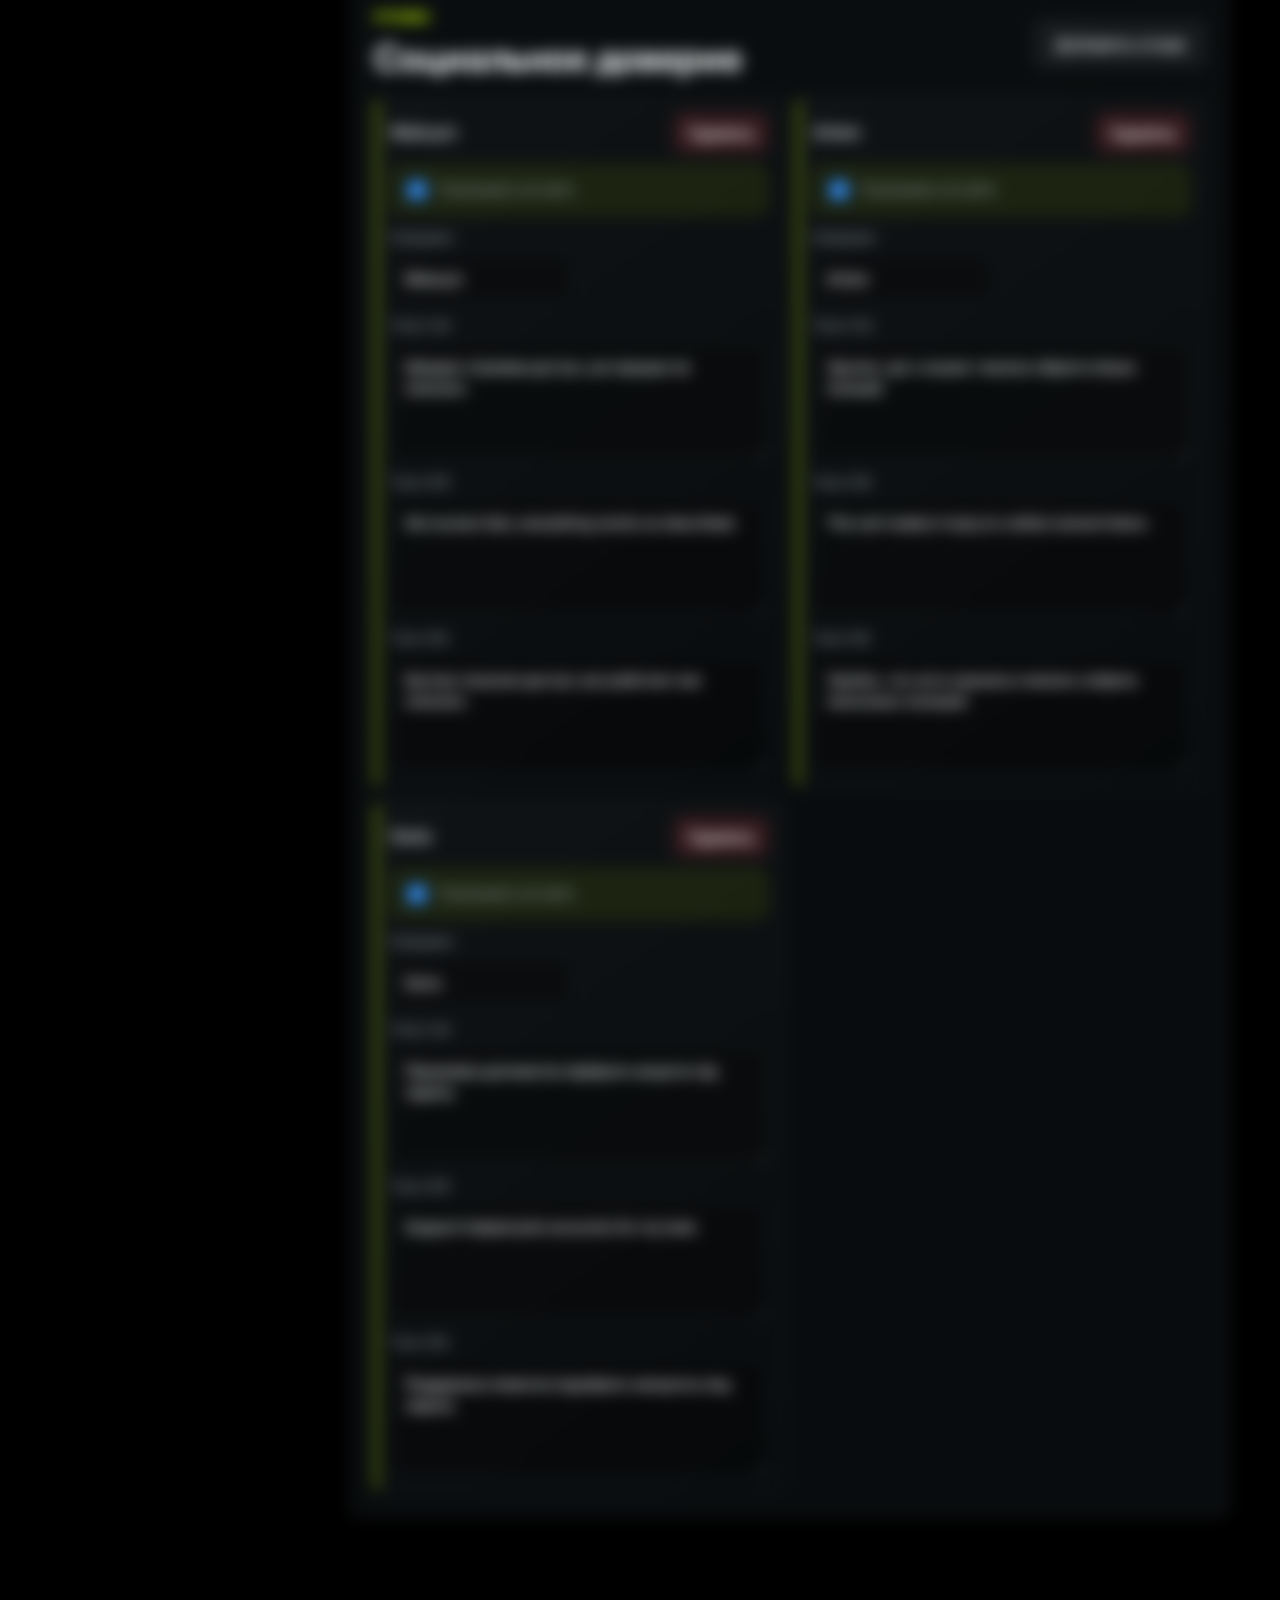
<file: admin.html>
﻿<!doctype html>
<html lang="ru">
  <head>
    <meta charset="utf-8" />
    <meta name="viewport" content="width=device-width, initial-scale=1" />
        <script>
      (function () {
        try {
          document.documentElement.classList.add('dd-boot');
          var theme = localStorage.getItem('doubleDamageThemeV2') === 'light' ? 'light' : 'dark';
          document.documentElement.dataset.theme = theme;
        } catch (e) {}
      })();
    </script><title>Админка | DOUBLE DAMAGE</title>
  <link rel="stylesheet" href="styles.css?v=95" />
  <link rel="stylesheet" href="admin.css?v=17" />
  </head>
  <body class="admin-body">
    <section class="admin-login" data-login-screen>
      <form class="admin-login-card" data-login-form>
        <span class="brand-mark">DD</span>
        <p class="eyebrow">Доступ в админку</p>
        <h1>DOUBLE DAMAGE</h1>
        <label>Логин<input name="login" autocomplete="username" /></label>
        <label>Пароль<input name="password" type="password" autocomplete="current-password" /></label>
        <p class="login-error" data-login-error></p>
        <button class="button primary" type="submit">Войти</button>
      </form>
    </section>

    <header class="site-header admin-header">
      <a class="brand" href="index.html">
        <span class="brand-mark">DD</span>
        <span>DOUBLE DAMAGE ADMIN</span>
      </a>
      <div class="header-tools">
        <button class="theme-toggle" type="button" data-admin-logout>Выйти</button>
        <button class="cart-button" type="button" data-reset>Сбросить</button>
        <a class="profile-pill" href="index.html"><span></span>На сайт</a>
      </div>
    </header>

    <main class="admin-shell">
      <section class="admin-hero">
        <p class="eyebrow">Панель управления</p>
        <h1>Редактор сайта</h1>
        <p>Здесь можно менять главную, разделы магазина, товары, цены, картинки, партнеров, события, новости, FAQ и остальные блоки.</p>
      </section>

      <nav class="admin-tabs" aria-label="Admin sections">
        <button class="active" type="button" data-admin-tab="home">Главная</button>
        <button type="button" data-admin-tab="visibility">Видимость</button>
        <button type="button" data-admin-tab="categories">Категории</button>
        <button type="button" data-admin-tab="products">Товары</button>
        <button type="button" data-admin-tab="guides">Новости</button>
        <button type="button" data-admin-tab="events">События</button>
        <button type="button" data-admin-tab="partners">Партнеры</button>
        <button type="button" data-admin-tab="replacement">Замена товара</button>
        <button type="button" data-admin-tab="faq">FAQ</button>
      </nav>

      <form class="admin-grid" data-admin-form>
        <section class="admin-panel" data-admin-section="home">
          <div class="admin-panel-head">
            <div><p class="eyebrow">Главная</p><h2>Тексты и картинки</h2></div>
          </div>
          <div class="form-grid">
            <label>Название бренда<input name="brandName" /></label>
            <label>Текст в логотипе<input name="brandMark" maxlength="4" /></label>
            <label>Промокод<input name="promoCode" /></label>
            <label>Ссылка Telegram<input name="telegramUrl" placeholder="https://t.me/your_channel" /></label>
            <label class="wide">Картинка первого экрана<input type="file" accept="image/*" data-content-image="heroImage" /></label>
            <div class="image-preview wide" data-content-preview="heroImage"></div>
            <label class="wide">Логотип первого экрана для светлой темы<input type="file" accept="image/*" data-content-image="heroImageLight" /></label>
            <div class="image-preview wide" data-content-preview="heroImageLight"></div>
            <label class="wide">Логотип первого экрана для темной темы<input type="file" accept="image/*" data-content-image="heroImageDark" /></label>
            <div class="image-preview wide" data-content-preview="heroImageDark"></div>
            <label class="wide">Картинка Telegram-блока<input type="file" accept="image/*" data-content-image="telegramImage" /></label>
            <div class="image-preview wide" data-content-preview="telegramImage"></div>
            <label>Ссылка левого VIP-баннера<input name="shopVipLeftUrl" placeholder="https://..." /></label>
            <label>Ссылка правого VIP-баннера<input name="shopVipRightUrl" placeholder="https://..." /></label>
            <label class="wide">Левый VIP-баннер<input type="file" accept="image/*" data-content-image="shopVipLeftImage" /></label>
            <div class="image-preview wide" data-content-preview="shopVipLeftImage"></div>
            <label class="wide">Правый VIP-баннер<input type="file" accept="image/*" data-content-image="shopVipRightImage" /></label>
            <div class="image-preview wide" data-content-preview="shopVipRightImage"></div>
            <label>Маленькая подпись hero UA<input name="heroEyebrow" /></label>
            <label>Заголовок hero UA<input name="heroTitle" /></label>
            <label class="wide">Текст hero UA<textarea name="heroLead"></textarea></label>
            <label>Заголовок магазина UA<input name="shopPageTitle" /></label>
            <label class="wide">Текст магазина UA<textarea name="shopPageText"></textarea></label>
            <label>Заголовок новостей UA<input name="guidesPageTitle" /></label>
            <label class="wide">Текст новостей UA<textarea name="guidesPageText"></textarea></label>
            <label>Заголовок подій UA<input name="eventsPageTitle" /></label>
            <label class="wide">Текст подій UA<textarea name="eventsPageText"></textarea></label>
            <label>Заголовок партнеров UA<input name="partnersPageTitle" /></label>
            <label class="wide">Текст партнеров UA<textarea name="partnersPageText"></textarea></label>
            <label>Подпись блока партнерства UA<input name="partnerCtaEyebrow" /></label>
            <label>Заголовок блока партнерства UA<input name="partnerCtaTitle" /></label>
            <label class="wide">Текст блока партнерства UA<textarea name="partnerCtaText"></textarea></label>
            <label>Кнопка блока партнерства UA<input name="partnerCtaButton" /></label>
            <label>Подпись формы UA<input name="contactEyebrow" /></label>
            <label>Заголовок формы UA<input name="contactTitle" /></label>
            <label class="wide">Текст формы UA<textarea name="contactText"></textarea></label>
            <label>Подпись CTA UA<input name="finalEyebrow" /></label>
            <label>Заголовок CTA UA<input name="finalTitle" /></label>
            <label class="wide">Текст CTA UA<textarea name="finalText"></textarea></label>
          </div>

          <div class="admin-panel-head inner">
            <div><p class="eyebrow">Оплата</p><h2>Тонкий блок под первым экраном</h2></div>
            <button class="button ghost" type="button" data-add-payment>Добавить оплату</button>
          </div>
          <div class="admin-list compact-list" data-payment-editor></div>

          <div class="admin-panel-head inner">
            <div><p class="eyebrow">Промокоды</p><h2>Скидки для корзины</h2></div>
            <button class="button ghost" type="button" data-add-coupon>Добавить промокод</button>
          </div>
          <div class="admin-list compact-list" data-coupons-editor></div>

          <div class="admin-panel-head inner">
            <div><p class="eyebrow">Цифры</p><h2>Показатели магазина</h2></div>
            <button class="button ghost" type="button" data-add-stat>Добавить цифру</button>
          </div>
          <div class="admin-list compact-list" data-stats-editor></div>

          <div class="admin-panel-head inner">
            <div><p class="eyebrow">Преимущества</p><h2>Почему выбирают нас</h2></div>
            <button class="button ghost" type="button" data-add-advantage>Добавить преимущество</button>
          </div>
          <div class="admin-list compact-list" data-advantages-editor></div>

          <div class="admin-panel-head inner">
            <div><p class="eyebrow">Процесс</p><h2>Как мы работаем</h2></div>
            <button class="button ghost" type="button" data-add-work-step>Добавить шаг</button>
          </div>
          <div class="admin-list compact-list" data-worksteps-editor></div>

          <div class="admin-panel-head inner">
            <div><p class="eyebrow">Отзывы</p><h2>Социальное доверие</h2></div>
            <button class="button ghost" type="button" data-add-review>Добавить отзыв</button>
          </div>
          <div class="admin-list compact-list" data-reviews-editor></div>
        </section>

        <section class="admin-panel is-hidden" data-admin-section="visibility">
          <div class="admin-panel-head">
            <div><p class="eyebrow">Видимость</p><h2>Что показывать на сайте</h2></div>
          </div>
          <p class="admin-note">Выключенный блок не удаляется, а просто пропадает с сайта. Его можно включить обратно в любой момент.</p>
          <div class="visibility-grid" data-visibility-editor></div>
        </section>

        <section class="admin-panel is-hidden" data-admin-section="categories">
          <div class="admin-panel-head">
            <div><p class="eyebrow">Категории</p><h2>Google, FB, TikTok и другие</h2></div>
            <button class="button primary" type="button" data-add-category>Добавить категорию</button>
          </div>
          <p class="admin-note">Здесь только разделы магазина: уже существующие категории и новые, которые ты будешь добавлять. Они показываются на главной и в магазине, а товары потом привязываются к ним.</p>
          <div class="admin-list" data-categories-editor></div>
        </section>

        <section class="admin-panel is-hidden" data-admin-section="products">
          <div class="admin-panel-head">
            <div><p class="eyebrow">Товары</p><h2>Позиции магазина и цены</h2></div>
            <button class="button primary" type="button" data-add-product>Добавить товар</button>
          </div>
          <p class="admin-note">Здесь только товары: все текущие позиции и новые товары, которые ты добавишь. Категория товара выбирается внутри карточки товара.</p>
          <div class="admin-list" data-products-editor></div>
        </section>

        <section class="admin-panel is-hidden" data-admin-section="guides">
          <div class="admin-panel-head">
            <div><p class="eyebrow">Новости</p><h2>Статьи, тематики и обложки</h2></div>
            <button class="button primary" type="button" data-add-guide>Добавить новость</button>
          </div>
          <div class="admin-list" data-guides-editor></div>
        </section>

        <section class="admin-panel is-hidden" data-admin-section="events">
          <div class="admin-panel-head">
            <div><p class="eyebrow">События</p><h2>Конференции и анонсы</h2></div>
            <button class="button primary" type="button" data-add-event>Добавить событие</button>
          </div>
          <div class="admin-list" data-events-editor></div>
        </section>

        <section class="admin-panel is-hidden" data-admin-section="partners">
          <div class="admin-panel-head">
            <div><p class="eyebrow">Партнеры</p><h2>Сайты, логотипы и промокоды</h2></div>
            <button class="button primary" type="button" data-add-partner>Добавить партнера</button>
          </div>
          <div class="admin-list" data-partners-editor></div>
        </section>

        <section class="admin-panel is-hidden" data-admin-section="replacement">
          <div class="admin-panel-head">
            <div><p class="eyebrow">Замена товара</p><h2>Текст страницы замены</h2></div>
          </div>
          <p class="admin-note">Здесь редактируется отдельная страница “Замена товара” и кнопка онлайн-поддержки.</p>
          <div class="form-grid">
            <label>Заголовок страницы UA<input name="replacePageTitle" /></label>
            <label class="wide">Описание страницы UA<textarea name="replacePageText"></textarea></label>
            <label>Заголовок примера UA<input name="replaceExampleTitle" /></label>
            <label class="wide">Текст примера заявки UA<textarea name="replaceExampleText"></textarea></label>
            <label>Текст кнопки UA<input name="replaceButtonText" /></label>
            <label>Заголовок условий UA<input name="replaceTermsTitle" /></label>
            <label class="wide">Текст условий UA<textarea name="replaceTermsText"></textarea></label>
          </div>
        </section>

        <section class="admin-panel is-hidden" data-admin-section="faq">
          <div class="admin-panel-head">
            <div><p class="eyebrow">FAQ</p><h2>Частые вопросы</h2></div>
            <button class="button primary" type="button" data-add-faq>Добавить FAQ</button>
          </div>
          <div class="admin-list" data-faq-editor></div>
        </section>
      </form>
    </main>

    <div class="save-bar">
      <span data-save-status>Готово к редактированию</span>
      <div>
        <a class="button ghost" href="index.html">Посмотреть сайт</a>
        <button class="button primary" type="button" data-save>Сохранить изменения</button>
      </div>
    </div>

    <script src="store.js?v=7"></script>
  <script src="admin.js?v=27"></script>
  </body>
</html>
</file>
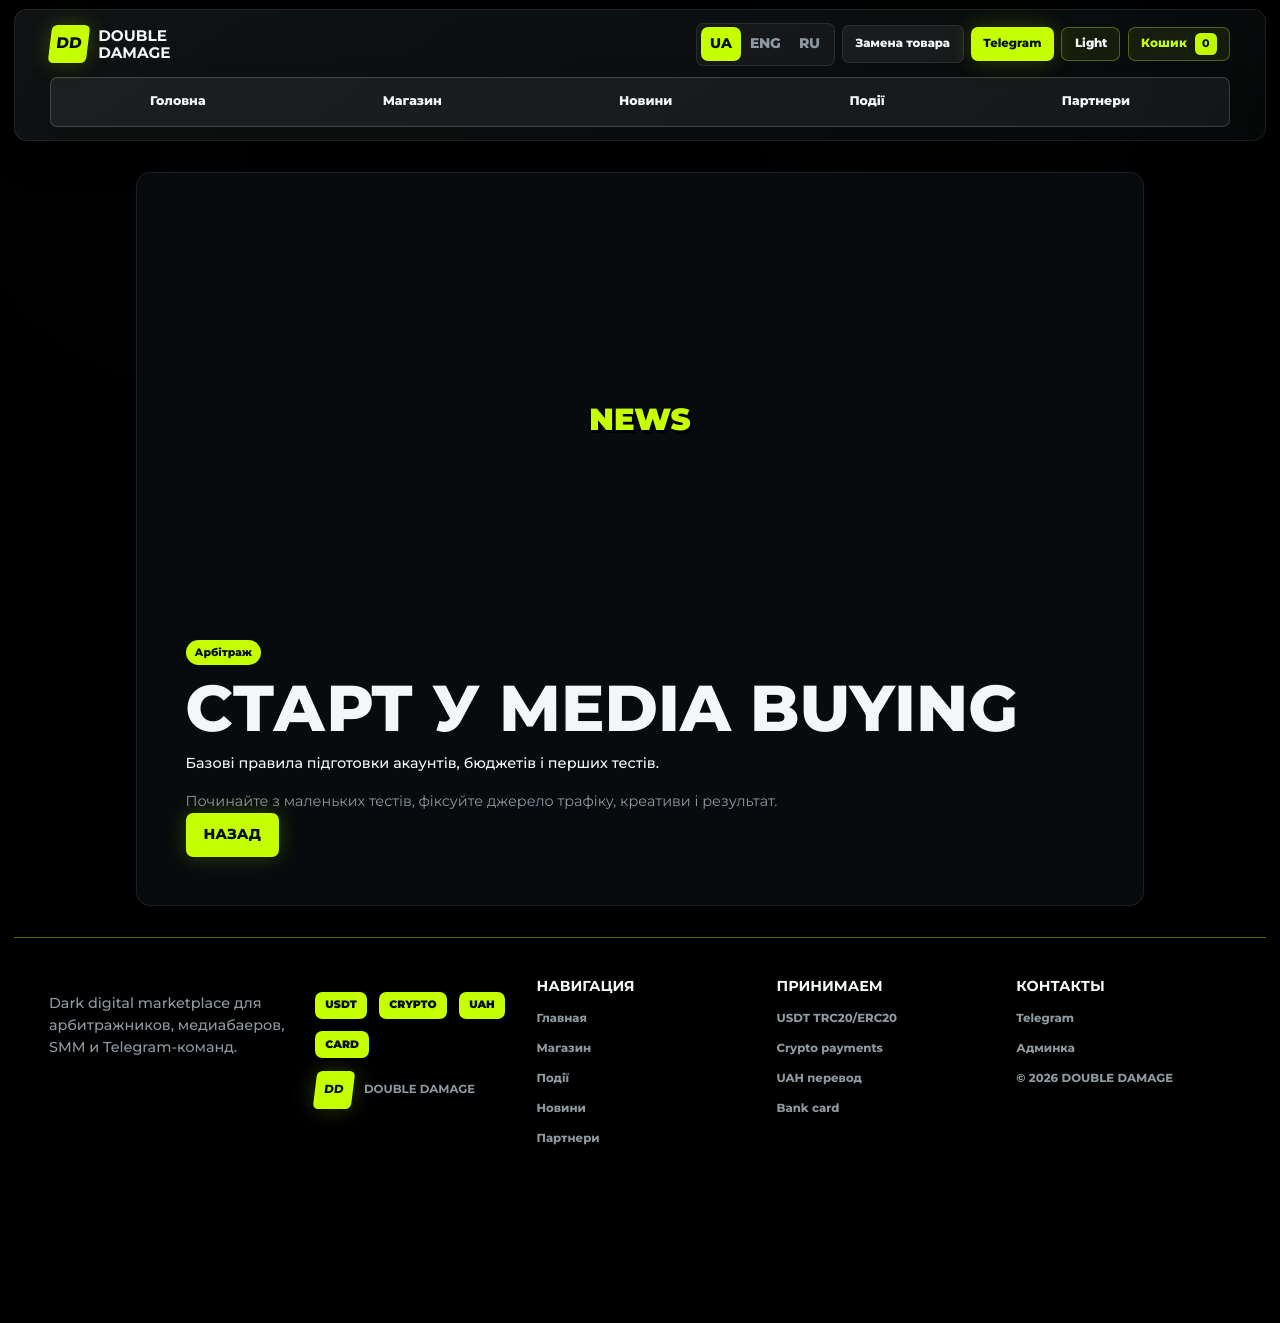
<file: article.html>
﻿<!doctype html>
<html lang="ru">
  <head>
    <meta charset="utf-8" />
    <meta name="viewport" content="width=device-width, initial-scale=1" />
        <script>
      (function () {
        try {
          document.documentElement.classList.add('dd-boot');
          var theme = localStorage.getItem('doubleDamageThemeV2') === 'light' ? 'light' : 'dark';
          document.documentElement.dataset.theme = theme;
        } catch (e) {}
      })();
    </script><title>РњР°С‚РµСЂРёР°Р» | DOUBLE DAMAGE</title>
  <link rel="stylesheet" href="styles.css?v=95" />
  </head>
  <body>
    <header class="site-header">
      <a class="brand" href="index.html"><span class="brand-mark" data-brand-mark>DD</span><span data-brand-name>DOUBLE DAMAGE</span></a>
      <nav class="main-nav">
        <a href="index.html" data-i18n="home">Р“Р»Р°РІРЅР°СЏ</a><a href="shop.html" data-i18n="shop">РњР°РіР°Р·РёРЅ</a><a href="guides.html" data-i18n="guides">РќРѕРІРѕСЃС‚Рё</a><a href="events.html" data-i18n="events">РЎРѕР±С‹С‚РёСЏ</a><a href="partners.html" data-i18n="partners">РџР°СЂС‚РЅРµСЂС‹</a>
      </nav>
      <div class="header-tools"><div class="lang-switch" data-lang-switch></div><a class="telegram-pill" data-telegram-link href="#" target="_blank" rel="noreferrer">Telegram</a><button class="cart-button" type="button" data-cart-open><span data-i18n="cart">РљРѕСЂР·РёРЅР°</span><strong data-cart-count>0</strong></button></div>
    </header>
    <main data-article-page></main>
    <aside class="cart-panel" aria-hidden="true"><div class="cart-head"><div><p class="eyebrow" data-i18n="cart">РљРѕСЂР·РёРЅР°</p><h2 data-i18n="cartOrder">Р’Р°С€ Р·Р°РєР°Р·</h2></div><button class="icon-button" type="button" data-cart-close>x</button></div><div class="cart-items" data-cart-items></div><div class="cart-total"><span data-i18n="total">РС‚РѕРіРѕ</span><strong data-cart-total>$0</strong></div></aside><div class="cart-backdrop" data-cart-close></div>
    <footer class="footer"><span data-footer-copy></span></footer>
<script src="store.js?v=7"></script><script src="script.js?v=39"></script>
  </body>
</html>
</file>
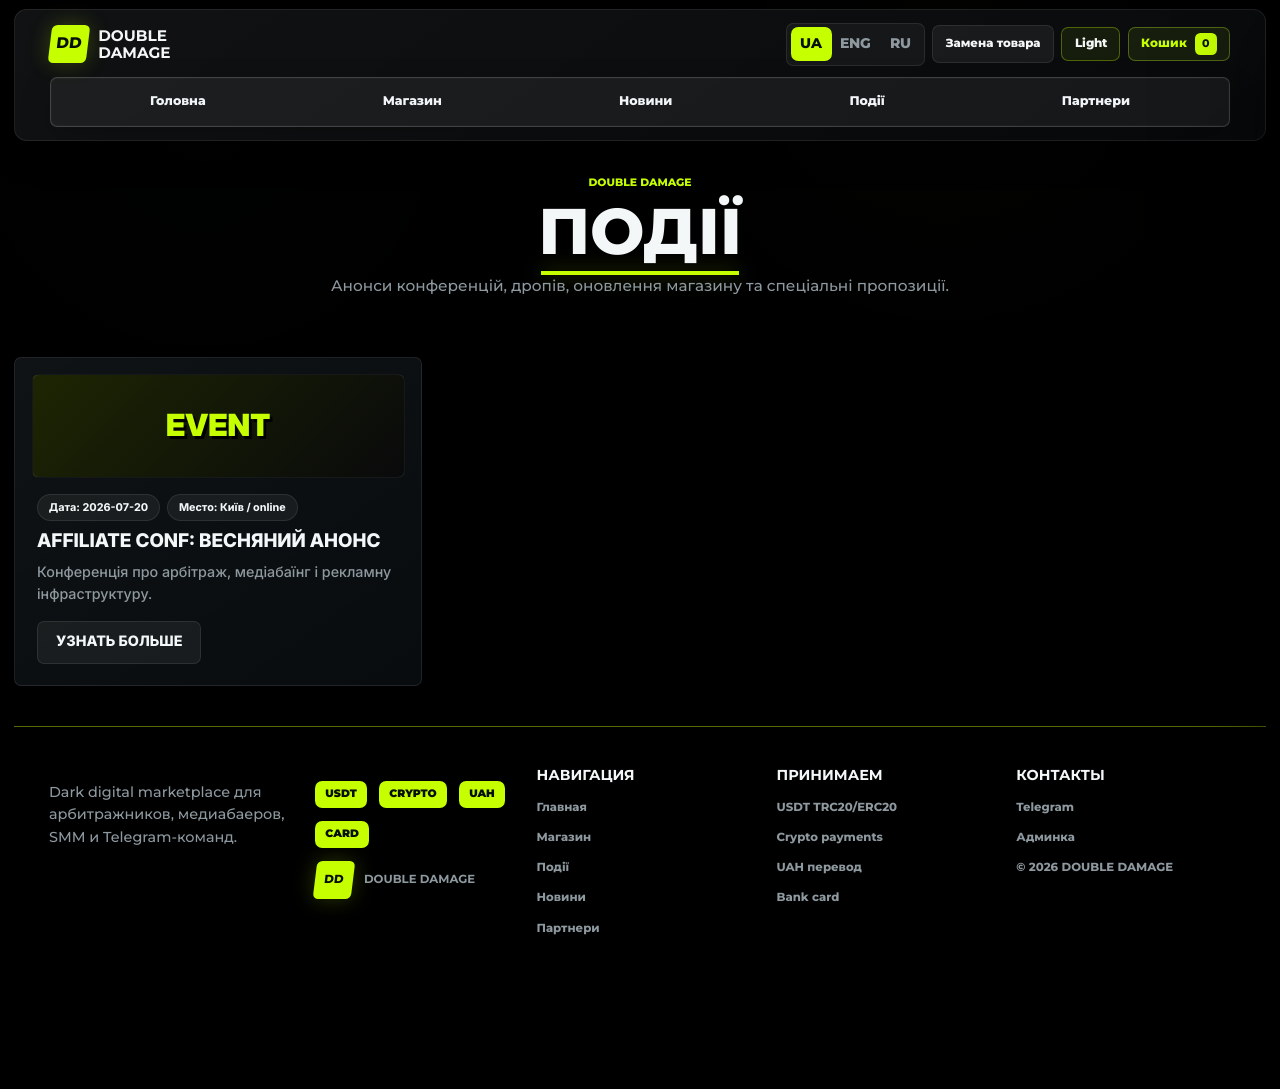
<file: events.html>
﻿<!doctype html>
<html lang="uk">
  <head>
    <meta charset="utf-8" />
    <meta name="viewport" content="width=device-width, initial-scale=1" />
        <script>
      (function () {
        try {
          document.documentElement.classList.add('dd-boot');
          var theme = localStorage.getItem('doubleDamageThemeV2') === 'light' ? 'light' : 'dark';
          document.documentElement.dataset.theme = theme;
        } catch (e) {}
      })();
    </script><title>DOUBLE DAMAGE | РџРѕРґС–С—</title>
  <link rel="stylesheet" href="styles.css?v=95" />
  </head>
  <body>
    <header class="site-header">
      <a class="brand" href="index.html"><span class="brand-mark" data-brand-mark>DD</span><span data-brand-name>DOUBLE DAMAGE</span></a>
      <nav class="main-nav">
        <a href="index.html" data-i18n="home">Головна</a><a href="shop.html" data-i18n="shop">Магазин</a><a href="guides.html" data-i18n="guides">Новости</a><a href="events.html" data-i18n="events">Події</a><a href="partners.html" data-i18n="partners">Партнери</a>
      </nav>
      <div class="header-tools"><div class="lang-switch" data-lang-switch></div><button class="cart-button" type="button" data-cart-open><span data-i18n="cart">РљРѕС€РёРє</span><strong data-cart-count>0</strong></button></div>
    </header>
    <main data-info-page="events"></main>
    <footer class="footer"><span data-footer-copy></span><div><a href="shop.html" data-i18n="shop">Магазин</a><a href="guides.html" data-i18n="guides">Новости</a><a href="partners.html" data-i18n="partners">Партнери</a></div></footer>
    <aside class="cart-panel" aria-hidden="true"><div class="cart-head"><div><p class="eyebrow" data-i18n="cart">РљРѕС€РёРє</p><h2 data-i18n="cartOrder">Р’Р°С€Рµ Р·Р°РјРѕРІР»РµРЅРЅСЏ</h2></div><button class="icon-button" type="button" data-cart-close>x</button></div><div class="cart-items" data-cart-items></div><div class="cart-total"><span data-i18n="total">Р Р°Р·РѕРј</span><strong data-cart-total>$0</strong></div></aside><div class="cart-backdrop" data-cart-close></div>
<script src="store.js?v=7"></script><script src="script.js?v=39"></script>
  </body>
</html>
</file>
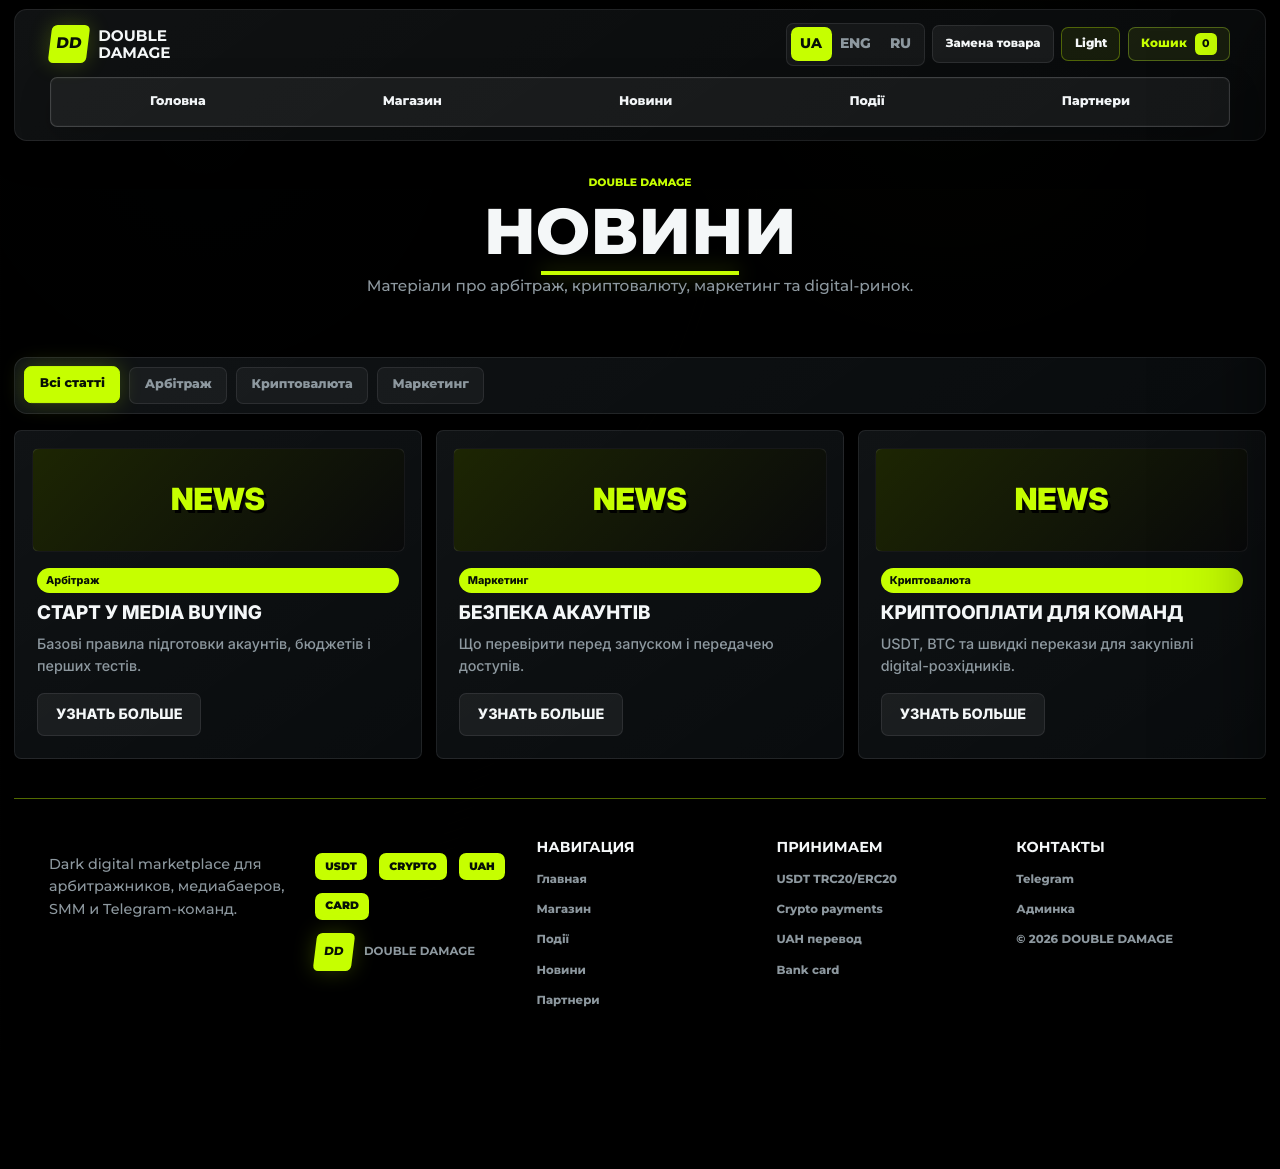
<file: guides.html>
﻿<!doctype html>
<html lang="uk">
  <head>
    <meta charset="utf-8" />
    <meta name="viewport" content="width=device-width, initial-scale=1" />
        <script>
      (function () {
        try {
          document.documentElement.classList.add('dd-boot');
          var theme = localStorage.getItem('doubleDamageThemeV2') === 'light' ? 'light' : 'dark';
          document.documentElement.dataset.theme = theme;
        } catch (e) {}
      })();
    </script><title>DOUBLE DAMAGE | Новости</title>
  <link rel="stylesheet" href="styles.css?v=95" />
  </head>
  <body>
    <header class="site-header">
      <a class="brand" href="index.html"><span class="brand-mark" data-brand-mark>DD</span><span data-brand-name>DOUBLE DAMAGE</span></a>
      <nav class="main-nav">
        <a href="index.html" data-i18n="home">Головна</a><a href="shop.html" data-i18n="shop">Магазин</a><a href="guides.html" data-i18n="guides">Новости</a><a href="events.html" data-i18n="events">Події</a><a href="partners.html" data-i18n="partners">Партнери</a>
      </nav>
      <div class="header-tools"><div class="lang-switch" data-lang-switch></div><button class="cart-button" type="button" data-cart-open><span data-i18n="cart">РљРѕС€РёРє</span><strong data-cart-count>0</strong></button></div>
    </header>
    <main data-info-page="guides"></main>
    <footer class="footer"><span data-footer-copy></span><div><a href="shop.html" data-i18n="shop">РњР°РіР°Р·РёРЅ</a><a href="events.html" data-i18n="events">РџРѕРґС–С—</a><a href="partners.html" data-i18n="partners">РџР°СЂС‚РЅРµСЂРё</a></div></footer>
    <aside class="cart-panel" aria-hidden="true"><div class="cart-head"><div><p class="eyebrow" data-i18n="cart">РљРѕС€РёРє</p><h2 data-i18n="cartOrder">Р’Р°С€Рµ Р·Р°РјРѕРІР»РµРЅРЅСЏ</h2></div><button class="icon-button" type="button" data-cart-close>x</button></div><div class="cart-items" data-cart-items></div><div class="cart-total"><span data-i18n="total">Р Р°Р·РѕРј</span><strong data-cart-total>$0</strong></div></aside><div class="cart-backdrop" data-cart-close></div>
<script src="store.js?v=7"></script><script src="script.js?v=39"></script>
  </body>
</html>
</file>
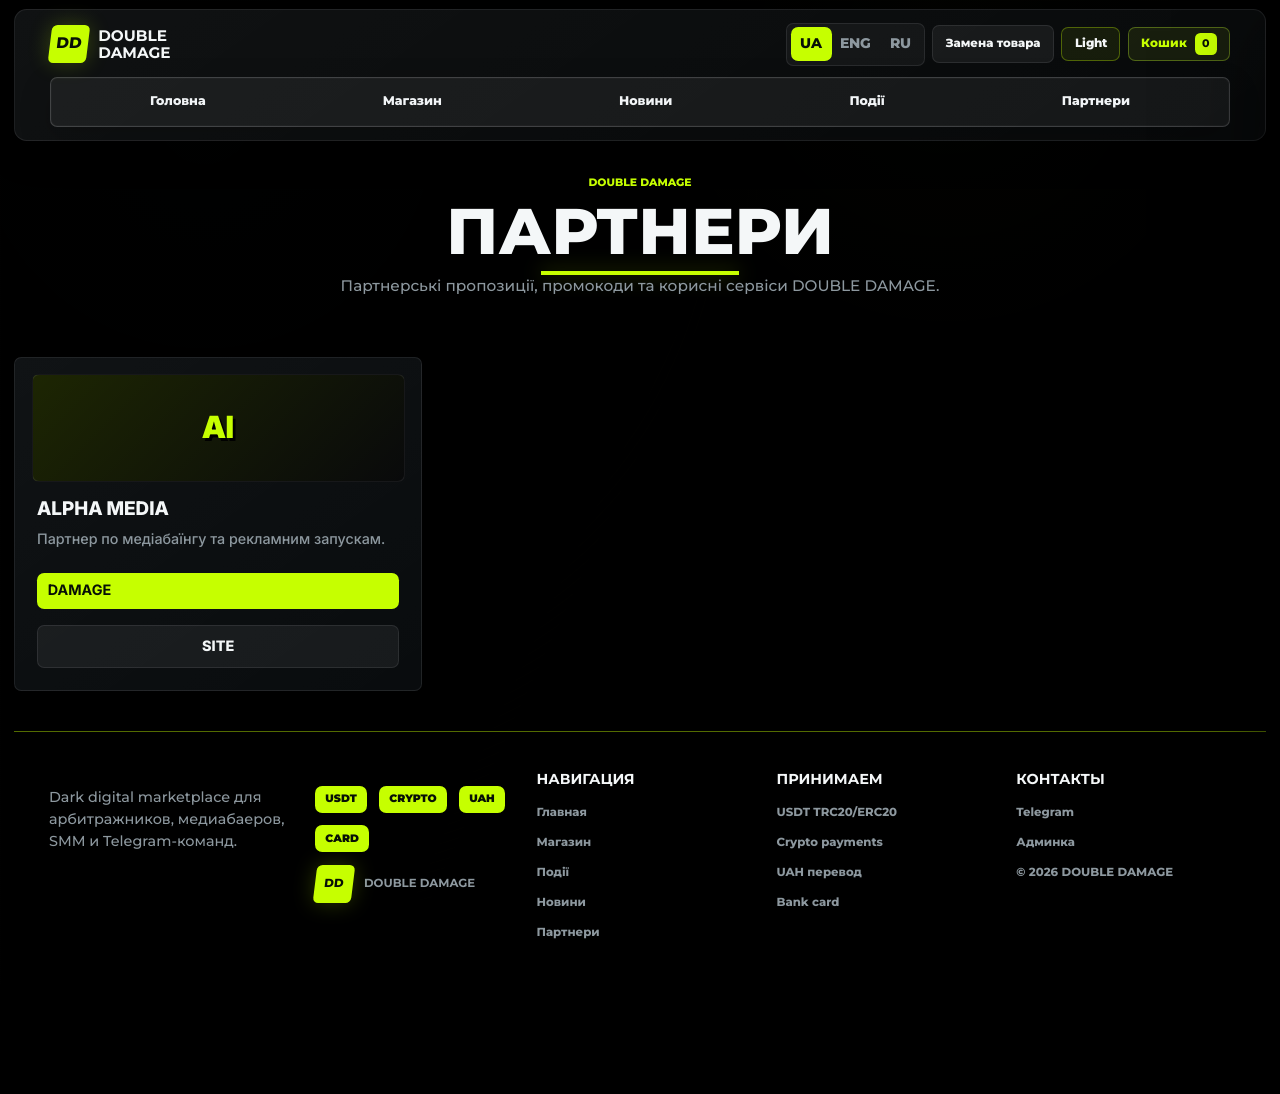
<file: partners.html>
﻿<!doctype html>
<html lang="uk">
  <head>
    <meta charset="utf-8" />
    <meta name="viewport" content="width=device-width, initial-scale=1" />
        <script>
      (function () {
        try {
          document.documentElement.classList.add('dd-boot');
          var theme = localStorage.getItem('doubleDamageThemeV2') === 'light' ? 'light' : 'dark';
          document.documentElement.dataset.theme = theme;
        } catch (e) {}
      })();
    </script><title>DOUBLE DAMAGE | РџР°СЂС‚РЅРµСЂРё</title>
  <link rel="stylesheet" href="styles.css?v=95" />
  </head>
  <body>
    <header class="site-header">
      <a class="brand" href="index.html"><span class="brand-mark" data-brand-mark>DD</span><span data-brand-name>DOUBLE DAMAGE</span></a>
      <nav class="main-nav">
        <a href="index.html" data-i18n="home">Головна</a><a href="shop.html" data-i18n="shop">Магазин</a><a href="guides.html" data-i18n="guides">Новости</a><a href="events.html" data-i18n="events">Події</a><a href="partners.html" data-i18n="partners">Партнери</a>
      </nav>
      <div class="header-tools"><div class="lang-switch" data-lang-switch></div><button class="cart-button" type="button" data-cart-open><span data-i18n="cart">РљРѕС€РёРє</span><strong data-cart-count>0</strong></button></div>
    </header>
    <main data-info-page="partners"></main>
    <footer class="footer"><span data-footer-copy></span><div><a href="shop.html" data-i18n="shop">Магазин</a><a href="guides.html" data-i18n="guides">Новости</a><a href="events.html" data-i18n="events">Події</a></div></footer>
    <aside class="cart-panel" aria-hidden="true"><div class="cart-head"><div><p class="eyebrow" data-i18n="cart">РљРѕС€РёРє</p><h2 data-i18n="cartOrder">Р’Р°С€Рµ Р·Р°РјРѕРІР»РµРЅРЅСЏ</h2></div><button class="icon-button" type="button" data-cart-close>x</button></div><div class="cart-items" data-cart-items></div><div class="cart-total"><span data-i18n="total">Р Р°Р·РѕРј</span><strong data-cart-total>$0</strong></div></aside><div class="cart-backdrop" data-cart-close></div>
<script src="store.js?v=7"></script><script src="script.js?v=39"></script>
  </body>
</html>
</file>
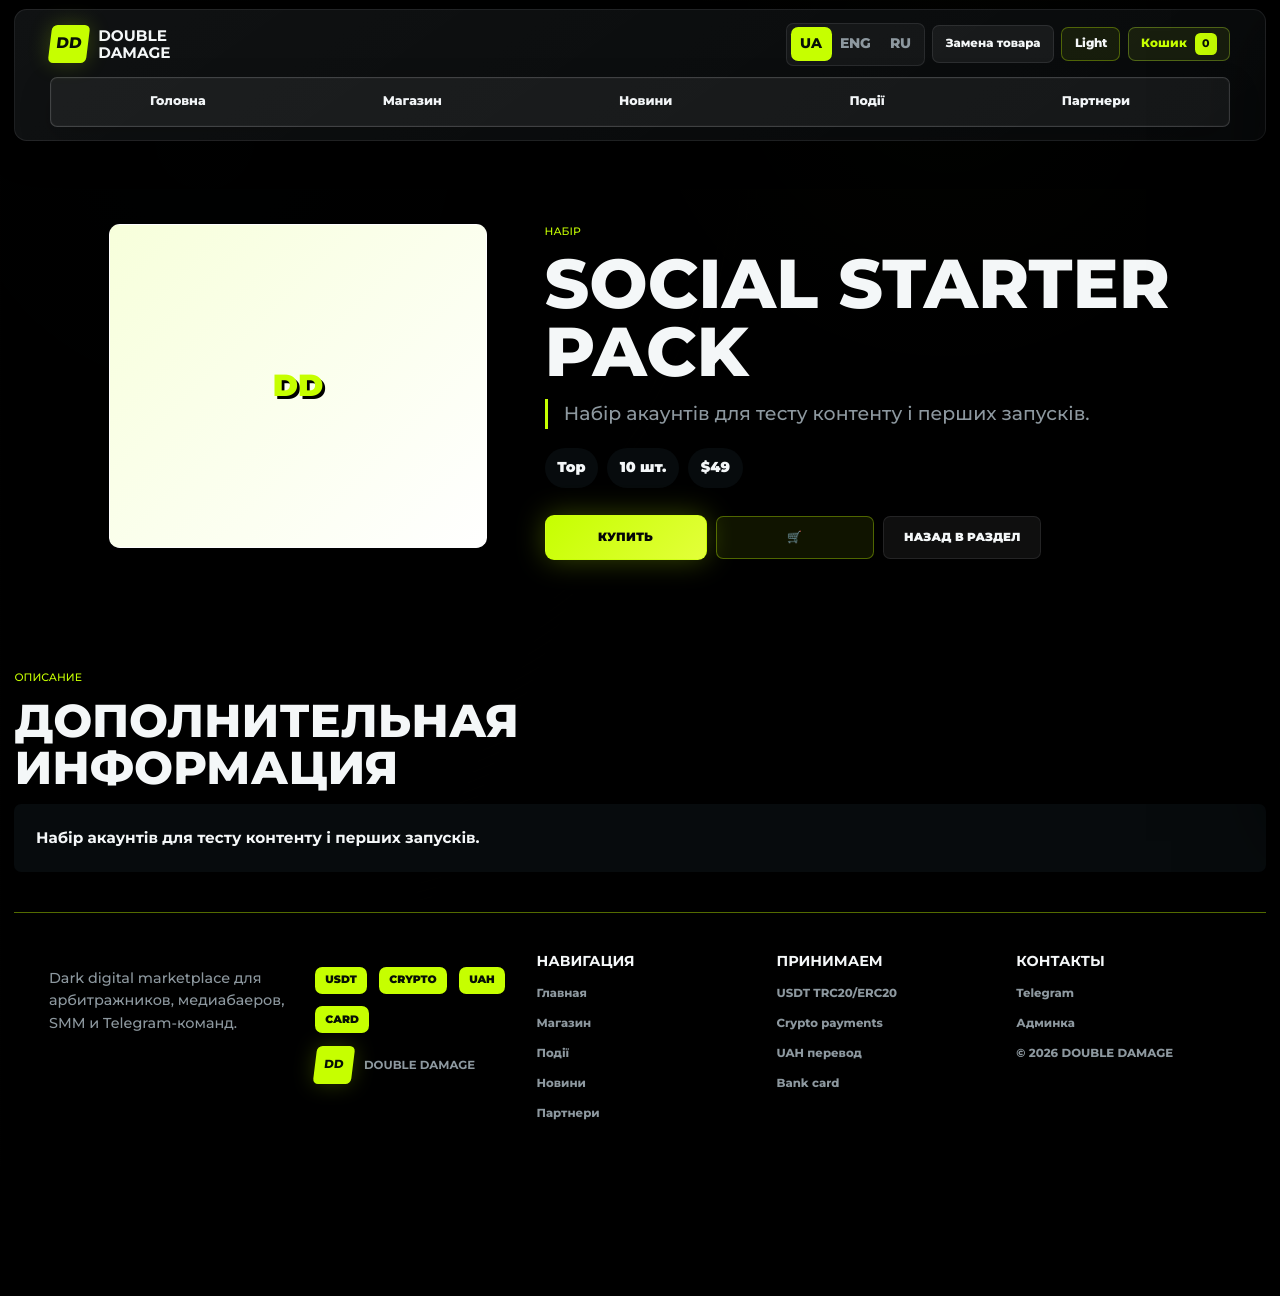
<file: product.html>
﻿<!doctype html>
<html lang="ru">
  <head>
    <meta charset="utf-8" />
    <meta name="viewport" content="width=device-width, initial-scale=1" />
        <script>
      (function () {
        try {
          document.documentElement.classList.add('dd-boot');
          var theme = localStorage.getItem('doubleDamageThemeV2') === 'light' ? 'light' : 'dark';
          document.documentElement.dataset.theme = theme;
        } catch (e) {}
      })();
    </script><title>DOUBLE DAMAGE | РўРѕРІР°СЂ</title>
  <link rel="stylesheet" href="styles.css?v=95" />
  </head>
  <body class="product-detail-page">
    <header class="site-header">
      <a class="brand" href="index.html">
        <span class="brand-mark" data-brand-mark>DD</span>
        <span data-brand-name>DOUBLE DAMAGE</span>
      </a>
      <nav class="main-nav">
        <a href="index.html" data-i18n="home">Р“Р»Р°РІРЅР°СЏ</a>
        <a href="shop.html" data-i18n="shop">РњР°РіР°Р·РёРЅ</a>
        <a href="guides.html" data-i18n="guides">РќРѕРІРѕСЃС‚Рё</a>
        <a href="events.html" data-i18n="events">РЎРѕР±С‹С‚РёСЏ</a>
        <a href="partners.html" data-i18n="partners">РџР°СЂС‚РЅРµСЂС‹</a>
      </nav>
      <div class="header-tools">
        <div class="lang-switch" data-lang-switch></div>
        <button class="cart-button" type="button" data-cart-open><span data-i18n="cart">РљРѕСЂР·РёРЅР°</span><strong data-cart-count>0</strong></button>
      </div>
    </header>

    <main data-product-page></main>

    <aside class="cart-panel" aria-label="РљРѕСЂР·РёРЅР°" aria-hidden="true">
      <div class="cart-head">
        <div><p class="eyebrow" data-i18n="cart">РљРѕСЂР·РёРЅР°</p><h2 data-i18n="cartOrder">Р’Р°С€ Р·Р°РєР°Р·</h2></div>
        <button class="icon-button" type="button" data-cart-close aria-label="close">x</button>
      </div>
      <div class="cart-items" data-cart-items></div>
      <div class="cart-total"><span data-i18n="total">РС‚РѕРіРѕ</span><strong data-cart-total>$0</strong></div>
      <a class="button primary checkout-button" href="index.html#contact" data-cart-close data-i18n="checkout">РћС„РѕСЂРјРёС‚СЊ Р·Р°РїСЂРѕСЃ</a>
    </aside>
    <div class="cart-backdrop" data-cart-close></div>

    <footer class="footer">
      <span data-footer-copy></span>
      <div>
        <a href="shop.html" data-i18n="shop">РњР°РіР°Р·РёРЅ</a>
        <a href="guides.html" data-i18n="guides">РќРѕРІРѕСЃС‚Рё</a>
        <a href="partners.html" data-i18n="partners">РџР°СЂС‚РЅРµСЂС‹</a>
      </div>
    </footer>

    <script src="store.js?v=7"></script>
    <script src="script.js?v=39"></script>
  </body>
</html>
</file>
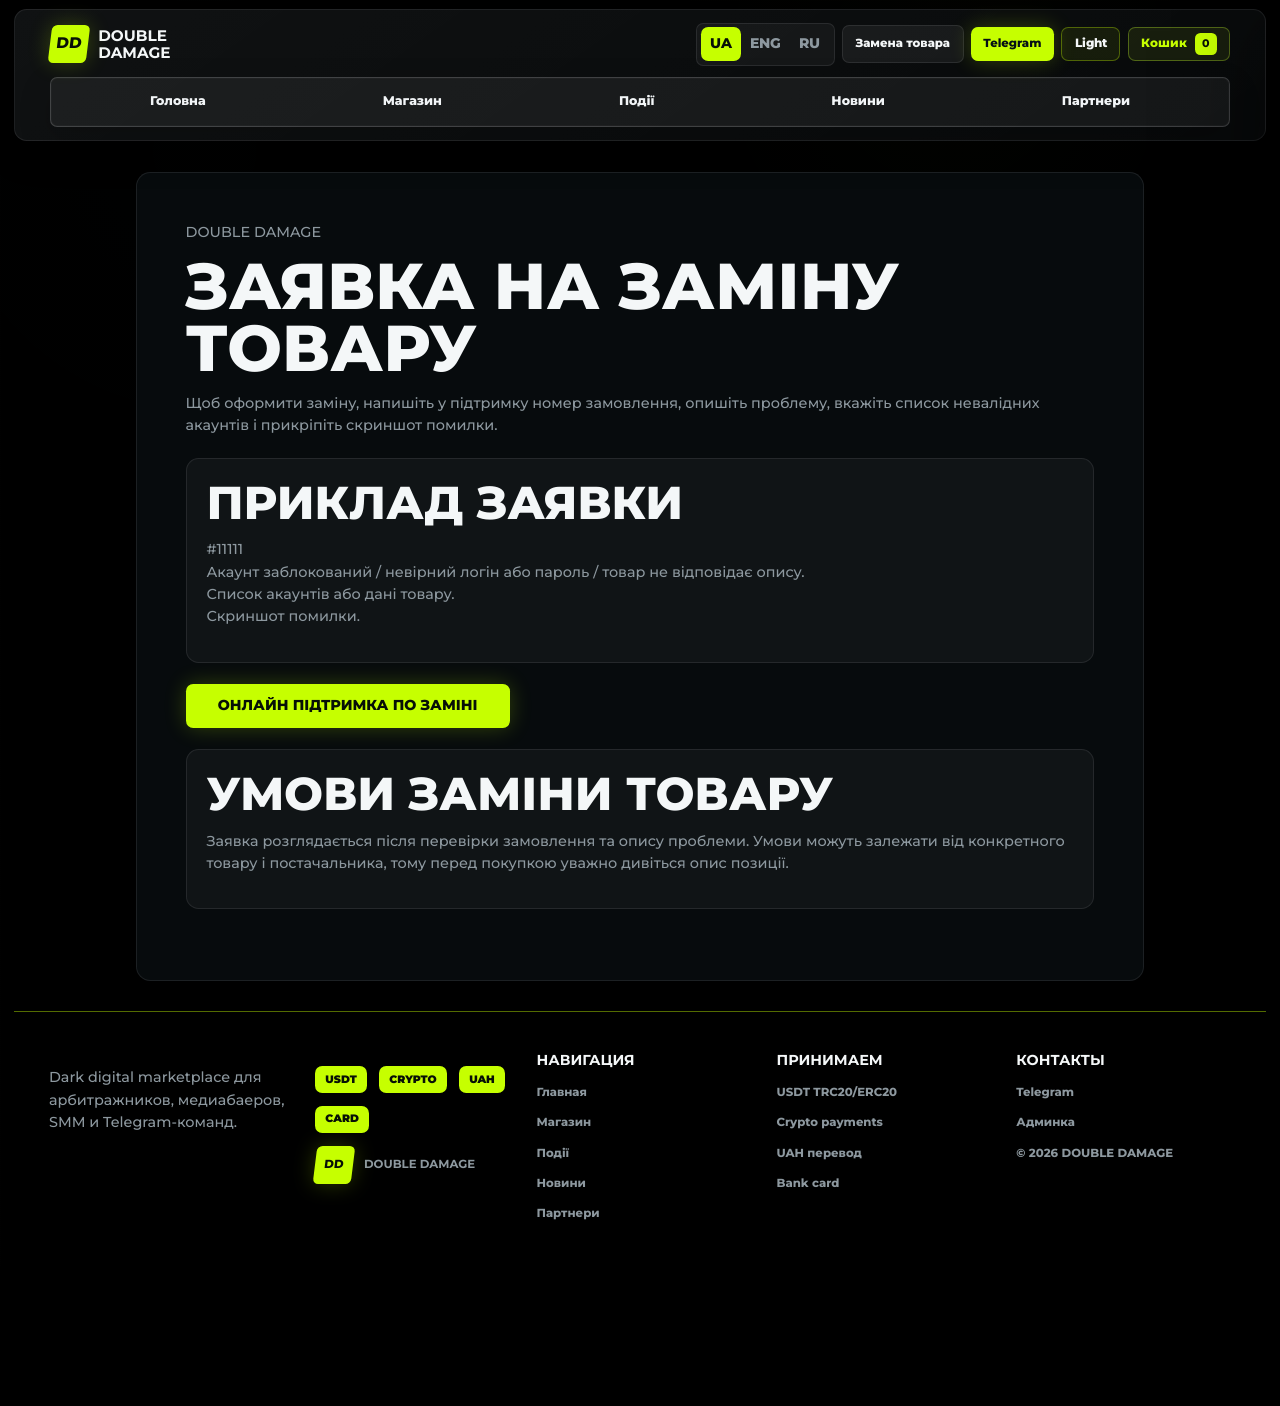
<file: replace.html>
﻿<!doctype html>
<html lang="ru">
  <head>
    <meta charset="utf-8" />
    <meta name="viewport" content="width=device-width, initial-scale=1" />
        <script>
      (function () {
        try {
          document.documentElement.classList.add('dd-boot');
          var theme = localStorage.getItem('doubleDamageThemeV2') === 'light' ? 'light' : 'dark';
          document.documentElement.dataset.theme = theme;
        } catch (e) {}
      })();
    </script><title>Р—Р°РјРµРЅР° С‚РѕРІР°СЂР° | DOUBLE DAMAGE</title>
  <link rel="stylesheet" href="styles.css?v=95" />
  </head>
  <body>
    <header class="site-header">
      <a class="brand" href="index.html"><span class="brand-mark" data-brand-mark>DD</span><span data-brand-name>DOUBLE DAMAGE</span></a>
      <nav class="main-nav">
        <a href="index.html" data-i18n="home">Р“Р»Р°РІРЅР°СЏ</a>
        <a href="shop.html" data-i18n="shop">РњР°РіР°Р·РёРЅ</a>
        <a href="events.html" data-i18n="events">РЎРѕР±С‹С‚РёСЏ</a>
        <a href="guides.html" data-i18n="guides">РќРѕРІРѕСЃС‚Рё</a>
        <a href="partners.html" data-i18n="partners">РџР°СЂС‚РЅРµСЂС‹</a>
      </nav>
      <div class="header-tools">
        <div class="lang-switch" data-lang-switch></div>
        <a class="telegram-pill" data-telegram-link href="#" target="_blank" rel="noreferrer">Telegram</a>
        <button class="cart-button" type="button" data-cart-open><span data-i18n="cart">РљРѕСЂР·РёРЅР°</span><strong data-cart-count>0</strong></button>
      </div>
    </header>
    <main data-replacement-page></main>
    <aside class="cart-panel" aria-hidden="true">
      <div class="cart-head">
        <div><p class="eyebrow" data-i18n="cart">РљРѕСЂР·РёРЅР°</p><h2 data-i18n="cartOrder">Р’Р°С€ Р·Р°РєР°Р·</h2></div>
        <button class="icon-button" type="button" data-cart-close>x</button>
      </div>
      <div class="cart-items" data-cart-items></div>
      <div class="cart-total"><span data-i18n="total">РС‚РѕРіРѕ</span><strong data-cart-total>$0</strong></div>
    </aside>
    <div class="cart-backdrop" data-cart-close></div>
    <footer class="footer"><span data-footer-copy></span></footer>
<script src="store.js?v=7"></script><script src="script.js?v=39"></script>
  </body>
</html>
</file>
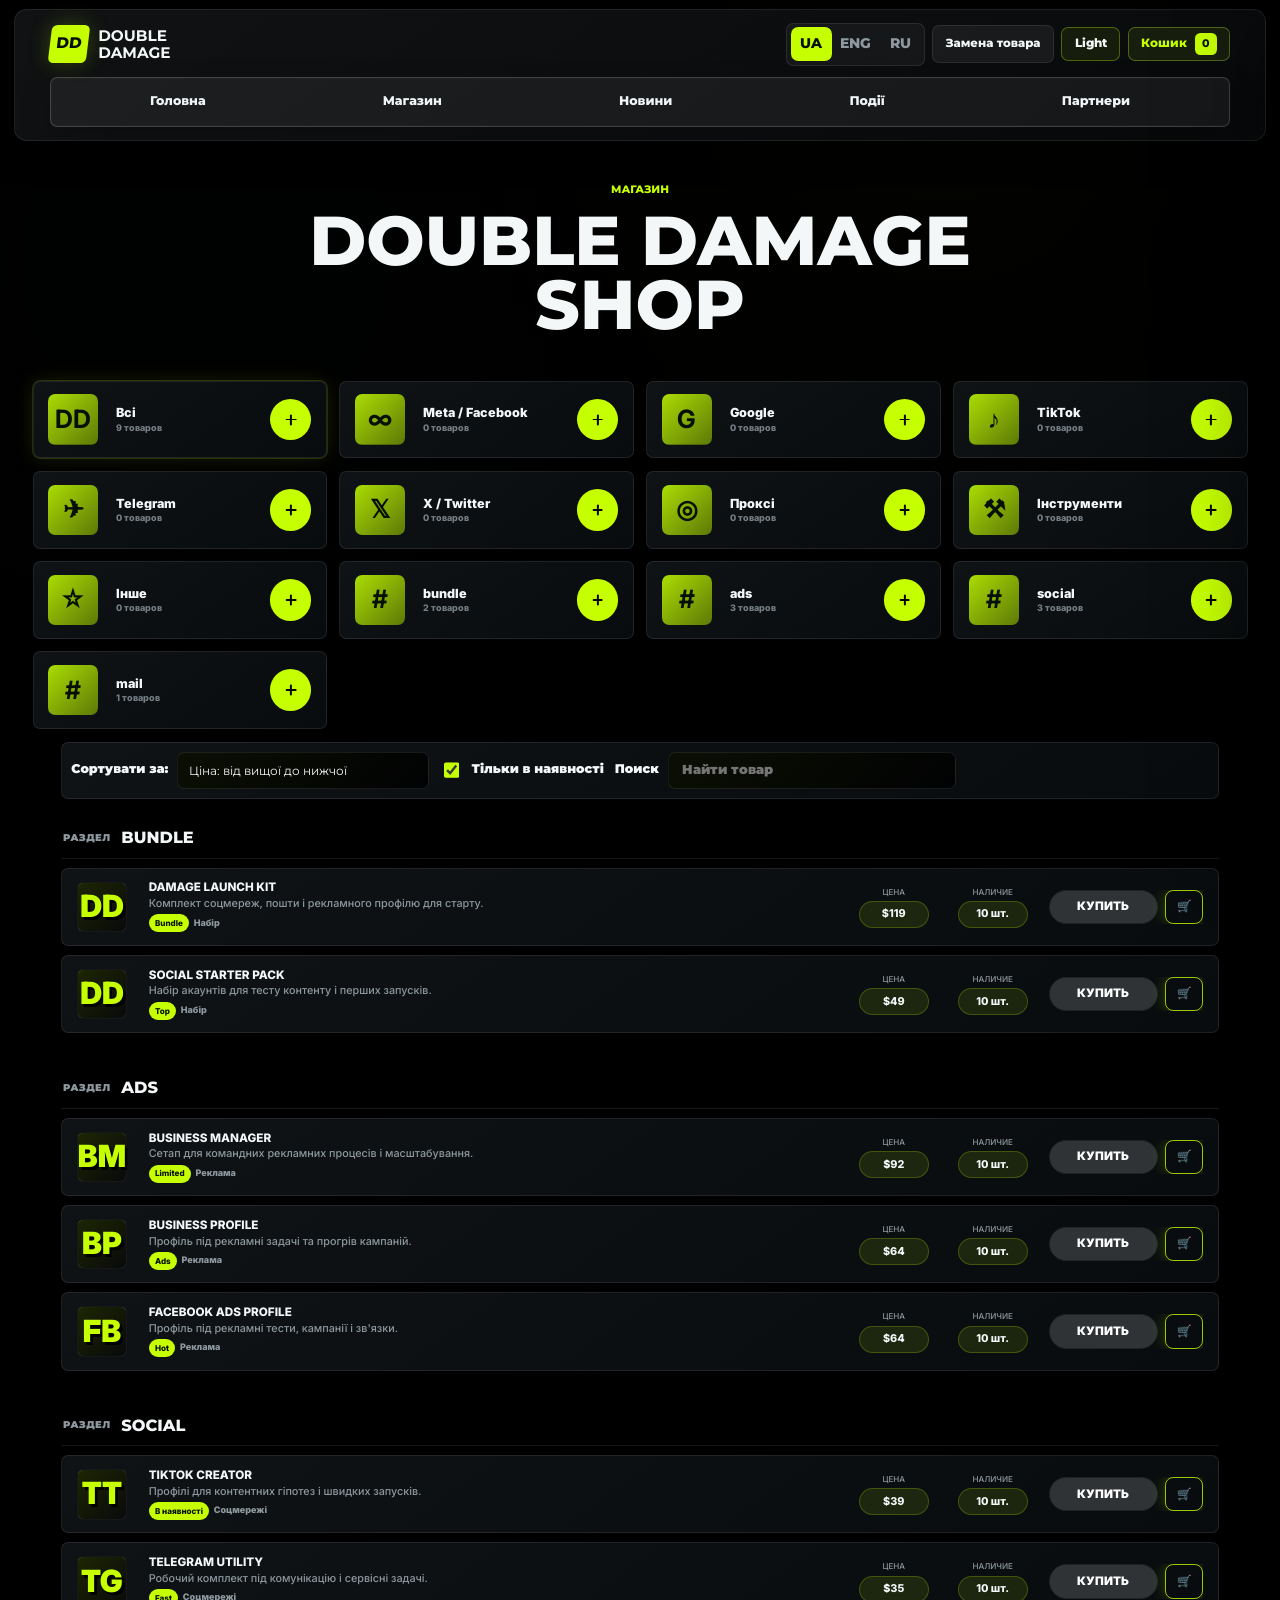
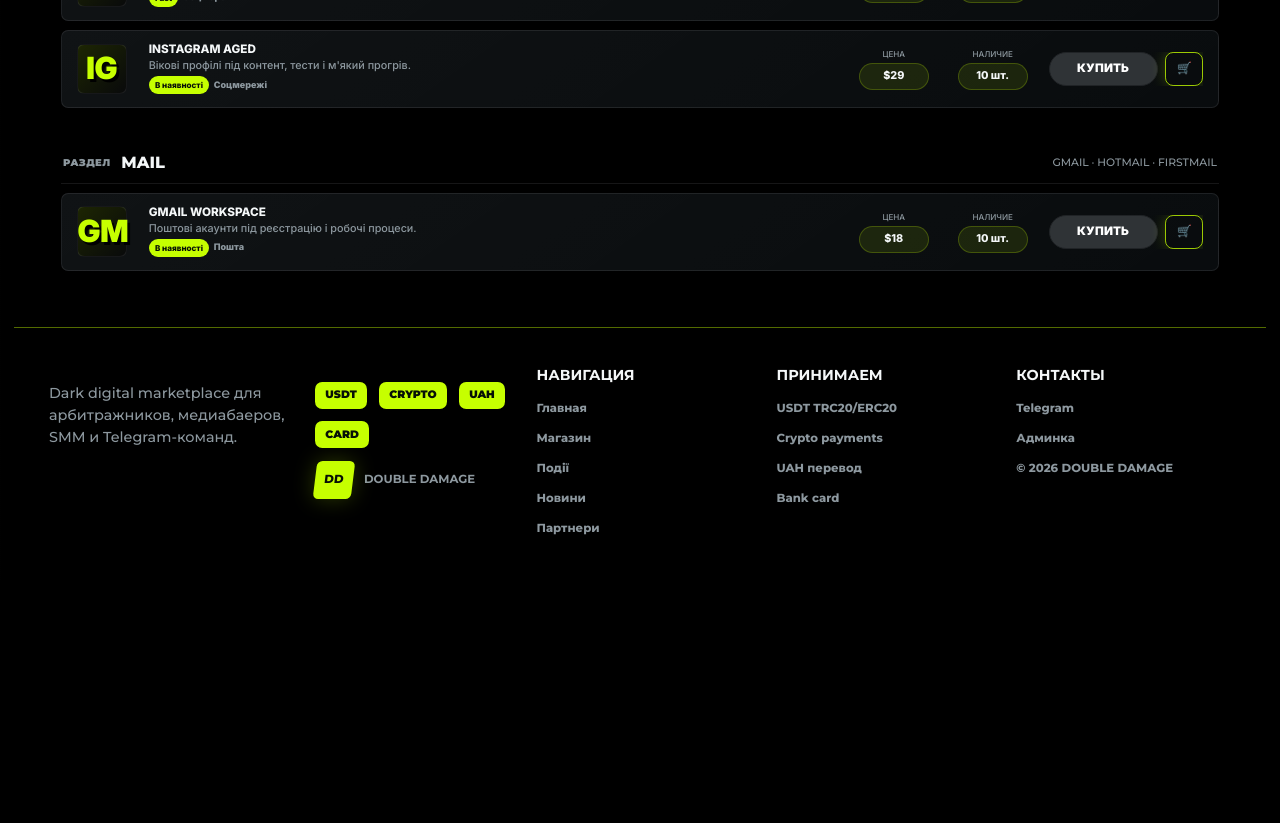
<file: shop.html>
﻿<!doctype html>
<html lang="uk">
  <head>
    <meta charset="utf-8" />
    <meta name="viewport" content="width=device-width, initial-scale=1" />
        <script>
      (function () {
        try {
          document.documentElement.classList.add('dd-boot');
          var theme = localStorage.getItem('doubleDamageThemeV2') === 'light' ? 'light' : 'dark';
          document.documentElement.dataset.theme = theme;
        } catch (e) {}
      })();
    </script><title>DOUBLE DAMAGE | РњР°РіР°Р·РёРЅ</title>
  <link rel="stylesheet" href="styles.css?v=95" />
  </head>
  <body class="shop-page">
    <header class="site-header">
      <a class="brand" href="index.html">
        <span class="brand-mark" data-brand-mark>DD</span>
        <span data-brand-name>DOUBLE DAMAGE</span>
      </a>
      <nav class="main-nav">
        <a href="index.html" data-i18n="home">Р“РѕР»РѕРІРЅР°</a>
        <a href="shop.html" data-i18n="shop">РњР°РіР°Р·РёРЅ</a>
        <a href="guides.html" data-i18n="guides">Новости</a>
        <a href="events.html" data-i18n="events">РџРѕРґС–С—</a>
        <a href="partners.html" data-i18n="partners">РџР°СЂС‚РЅРµСЂРё</a>
      </nav>
      <div class="header-tools">
        <div class="lang-switch" data-lang-switch></div>
        <button class="cart-button" type="button" data-cart-open><span data-i18n="cart">РљРѕС€РёРє</span><strong data-cart-count>0</strong></button>
      </div>
    </header>

    <main>
      <section class="hero inner-hero">
        <div class="hero-copy">
          <p class="eyebrow" data-i18n="shop">РњР°РіР°Р·РёРЅ</p>
          <h1 data-shop-page-title>DOUBLE DAMAGE SHOP</h1>
          <p class="lead" data-shop-page-text></p>
        </div>
      </section>

      <section class="section catalog-section" id="catalog">
        <div class="section-heading compact">
          <p class="eyebrow" data-i18n="catalog">РљР°С‚Р°Р»РѕРі</p>
          <h2 data-i18n="catalogTitle">Р РѕР·РґС–Р»Рё РјР°РіР°Р·РёРЅСѓ</h2>
        </div>
        <div class="shop-market-layout">
          <a class="vip-banner left" data-vip-banner="left" href="#" target="_blank" rel="noreferrer"><span>VIP PARTNER</span></a>
          <div class="shop-market-main">
            <div class="shop-category-grid" data-shop-categories></div>
            <div class="shop-controls">
              <label>РЎРѕСЂС‚СѓРІР°С‚Рё Р·Р°:
                <select data-shop-sort>
                  <option value="price-desc">Р¦С–РЅР°: РІС–Рґ РІРёС‰РѕС— РґРѕ РЅРёР¶С‡РѕС—</option>
                  <option value="price-asc">Р¦С–РЅР°: РІС–Рґ РЅРёР¶С‡РѕС— РґРѕ РІРёС‰РѕС—</option>
                  <option value="name-asc">РќР°Р·РІР°: A-Z</option>
                </select>
              </label>
              <label class="stock-only"><input type="checkbox" data-stock-only checked />РўС–Р»СЊРєРё РІ РЅР°СЏРІРЅРѕСЃС‚С–</label>
              <label class="shop-search"><span>Поиск</span><input type="search" data-shop-search placeholder="Найти товар" autocomplete="off" /></label>
            </div>
            <div class="product-grid product-list" data-products></div>
          </div>
          <a class="vip-banner right" data-vip-banner="right" href="#" target="_blank" rel="noreferrer"><span>VIP PARTNER</span></a>
        </div>
      </section>
    </main>

    <aside class="cart-panel" aria-label="РљРѕС€РёРє" aria-hidden="true">
      <div class="cart-head">
        <div><p class="eyebrow" data-i18n="cart">РљРѕС€РёРє</p><h2 data-i18n="cartOrder">Р’Р°С€Рµ Р·Р°РјРѕРІР»РµРЅРЅСЏ</h2></div>
        <button class="icon-button" type="button" data-cart-close aria-label="close">x</button>
      </div>
      <div class="cart-items" data-cart-items></div>
      <div class="cart-total"><span data-i18n="total">Р Р°Р·РѕРј</span><strong data-cart-total>$0</strong></div>
      <a class="button primary checkout-button" href="index.html#contact" data-cart-close data-i18n="checkout">РћС„РѕСЂРјРёС‚Рё Р·Р°РїРёС‚</a>
    </aside>
    <div class="cart-backdrop" data-cart-close></div>

    <footer class="footer">
      <span data-footer-copy></span>
      <div>
        <a href="index.html" data-i18n="home">Р“РѕР»РѕРІРЅР°</a>
        <a href="guides.html" data-i18n="guides">Новости</a>
        <a href="partners.html" data-i18n="partners">РџР°СЂС‚РЅРµСЂРё</a>
      </div>
    </footer>

    <script src="store.js?v=7"></script>
    <script src="script.js?v=39"></script>
  </body>
</html>
</file>
<file: styles.css>
@import url("https://fonts.googleapis.com/css2?family=Inter:wght@400;500;600;700;800;900&family=Montserrat:wght@400;500;600;700;800;900&display=swap");

:root {
  --site-width: 1500px;
  --bg: #0b0f12;
  --asphalt: #111820;
  --graphite: #1a222b;
  --panel: #121a22;
  --panel-soft: #1f2a34;
  --line: rgba(242, 245, 247, 0.11);
  --text: #f2f5f7;
  --muted: #a7b0b8;
  --acid: #c6ff00;
  --acid-strong: #d7ff3d;
  --cyan: #00f5ff;
  --red: #ff2a1f;
  --red-soft: #ff553f;
  --violet: #ff2a1f;
  --blue: #00f5ff;
  --orange: #ff3b2f;
  --danger: #ff2a1f;
  --shadow: 0 28px 90px rgba(0, 0, 0, 0.5);
}

:root[data-theme="light"] {
  --bg: #f5f1eb;
  --asphalt: #fff8f1;
  --graphite: #ffffff;
  --panel: #fff7ef;
  --panel-soft: #f3e8de;
  --line: rgba(22, 16, 14, 0.14);
  --text: #11100f;
  --muted: #655c55;
  --acid: #a8e900;
  --acid-strong: #c7ff27;
  --cyan: #007a83;
  --red: #ef2b20;
  --red-soft: #ff5a45;
  --violet: #ef2b20;
  --blue: #006f78;
  --orange: #ef2b20;
  --danger: #ef2b20;
  --shadow: 0 26px 70px rgba(64, 24, 18, 0.16);
}

* {
  box-sizing: border-box;
}

html {
  scroll-behavior: smooth;
  overflow-x: hidden;
}

html.dd-boot:not(.dd-ready) body {
  visibility: hidden;
}

body {
  margin: 0;
  min-width: 320px;
  color: var(--text);
  background:
    radial-gradient(circle at 72% 6%, rgba(255, 42, 31, 0.36), transparent 29%),
    radial-gradient(circle at 18% 16%, rgba(198, 255, 0, 0.12), transparent 28%),
    linear-gradient(rgba(255, 255, 255, 0.025) 1px, transparent 1px),
    linear-gradient(90deg, rgba(255, 255, 255, 0.018) 1px, transparent 1px),
    var(--bg);
  background-size: auto, auto, 44px 44px, 44px 44px, auto;
  font-family: Inter, "Arial Narrow", ui-sans-serif, system-ui, -apple-system, BlinkMacSystemFont, "Segoe UI", sans-serif;
  line-height: 1.5;
  overflow-x: hidden;
}

:root[data-theme="light"] body {
  background:
    radial-gradient(circle at 72% 4%, rgba(255, 42, 31, 0.2), transparent 31%),
    radial-gradient(circle at 12% 18%, rgba(198, 255, 0, 0.15), transparent 28%),
    linear-gradient(rgba(18, 16, 15, 0.035) 1px, transparent 1px),
    linear-gradient(90deg, rgba(18, 16, 15, 0.025) 1px, transparent 1px),
    var(--bg);
}

body::before {
  content: "";
  position: fixed;
  inset: 0;
  z-index: -1;
  pointer-events: none;
  background-image:
    linear-gradient(115deg, transparent 0 44%, rgba(255, 42, 31, 0.1) 44% 45%, transparent 45%),
    repeating-radial-gradient(circle at 20% 20%, rgba(255, 255, 255, 0.045) 0 1px, transparent 1px 7px);
  mix-blend-mode: screen;
  opacity: 0.54;
}

:root[data-theme="light"] body::before {
  background-image:
    linear-gradient(115deg, transparent 0 44%, rgba(239, 43, 32, 0.08) 44% 45%, transparent 45%),
    repeating-radial-gradient(circle at 20% 20%, rgba(17, 16, 15, 0.05) 0 1px, transparent 1px 7px);
  mix-blend-mode: multiply;
  opacity: 0.38;
}

body.cart-open {
  overflow: hidden;
}

a {
  color: inherit;
  text-decoration: none;
}

@keyframes fadeUp {
  from {
    opacity: 0;
    transform: translateY(18px);
  }
  to {
    opacity: 1;
    transform: translateY(0);
  }
}

@keyframes floatCard {
  0%,
  100% {
    transform: translateY(0) rotate(0deg);
  }
  50% {
    transform: translateY(-10px) rotate(-1deg);
  }
}

@keyframes glitchPulse {
  0%,
  100% {
    text-shadow: 4px 4px 0 rgba(255, 42, 31, 0.48), -2px 0 0 rgba(198, 255, 0, 0.38);
  }
  45% {
    text-shadow: 7px 0 0 rgba(255, 42, 31, 0.56), -5px 2px 0 rgba(255, 255, 255, 0.28);
  }
  48% {
    text-shadow: -6px 0 0 rgba(198, 255, 0, 0.42), 5px -2px 0 rgba(255, 42, 31, 0.5);
  }
}

.section,
.stats-strip,
.telegram-section,
.split-section,
.final-cta,
.footer {
  animation: fadeUp 640ms ease both;
}

button,
input,
textarea {
  font: inherit;
}

.site-header {
  position: sticky;
  top: 0;
  z-index: 30;
  display: flex;
  align-items: center;
  justify-content: space-between;
  gap: 18px;
  max-width: 1500px;
  margin: 10px auto 0;
  padding: 14px clamp(14px, 3vw, 38px);
  background: rgba(11, 15, 18, 0.82);
  border: 1px solid rgba(242, 245, 247, 0.16);
  border-radius: 14px;
  backdrop-filter: blur(18px);
}

:root[data-theme="light"] .site-header {
  background: rgba(255, 248, 241, 0.82);
  border-color: rgba(239, 43, 32, 0.22);
}

.brand,
.main-nav,
.header-tools,
.footer div {
  display: flex;
  align-items: center;
  gap: 14px;
}

.header-tools {
  flex: 0 1 auto;
  flex-wrap: wrap;
  justify-content: flex-end;
  min-width: 0;
}

.lang-switch {
  display: inline-flex;
  gap: 4px;
  padding: 4px;
  background: rgba(255, 255, 255, 0.045);
  border: 1px solid var(--line);
  border-radius: 8px;
}

.lang-switch button {
  min-height: 34px;
  padding: 0 9px;
  color: var(--muted);
  background: transparent;
  border: 0;
  border-radius: 6px;
  font-weight: 950;
  cursor: pointer;
}

.lang-switch button.active {
  color: #071006;
  background: var(--acid);
}

.brand {
  font-weight: 950;
  letter-spacing: 0;
  text-transform: uppercase;
}

.brand-mark {
  display: grid;
  width: 42px;
  height: 42px;
  place-items: center;
  color: #081006;
  background: var(--acid);
  border-radius: 6px;
  box-shadow: 0 0 28px rgba(198, 255, 0, 0.46), 5px 5px 0 rgba(255, 42, 31, 0.58);
  transform: skew(-7deg);
}

.brand {
  font-size: 17px;
}

.main-nav {
  flex: 1 1 auto;
  justify-content: center;
  min-width: 0;
  padding: 6px;
  background: rgba(255, 255, 255, 0.04);
  border: 1px solid var(--line);
  border-radius: 8px;
}

.main-nav a,
.footer a {
  color: var(--muted);
  font-size: 13px;
  font-weight: 750;
}

.main-nav a {
  position: relative;
  padding: 8px 8px;
  white-space: nowrap;
}

.main-nav a::after,
.footer a::after {
  content: "";
  position: absolute;
  right: 8px;
  bottom: 3px;
  left: 8px;
  height: 2px;
  background: var(--acid);
  box-shadow: 0 0 14px rgba(198, 255, 0, 0.65);
  transform: scaleX(0);
  transform-origin: left;
  transition: transform 160ms ease;
}

.main-nav a:hover::after,
.footer a:hover::after {
  transform: scaleX(1);
}

.profile-pill,
.cart-button,
.telegram-pill,
.theme-toggle {
  display: inline-flex;
  align-items: center;
  gap: 9px;
  min-height: 42px;
  padding: 0 14px;
  color: #fff;
  border-radius: 8px;
  font-weight: 850;
}

.profile-pill {
  background: linear-gradient(135deg, #210604, var(--red));
  box-shadow: 0 14px 32px rgba(255, 42, 31, 0.2);
}

.profile-pill span {
  width: 10px;
  height: 10px;
  background: #7db4ff;
  border-radius: 50%;
}

.cart-button {
  border: 1px solid rgba(199, 255, 46, 0.32);
  background: rgba(199, 255, 46, 0.08);
  color: var(--acid);
  cursor: pointer;
}

.telegram-pill {
  color: #061015;
  background: var(--acid);
  box-shadow: 0 0 24px rgba(198, 255, 0, 0.24);
}

.theme-toggle {
  color: var(--text);
  background: rgba(255, 42, 31, 0.1);
  border: 1px solid rgba(255, 42, 31, 0.38);
  cursor: pointer;
}

.theme-toggle:hover {
  color: #fff;
  background: var(--red);
  box-shadow: 0 0 24px rgba(255, 42, 31, 0.28);
}

.cart-button strong {
  display: grid;
  min-width: 22px;
  height: 22px;
  place-items: center;
  color: #071006;
  background: var(--acid);
  border-radius: 50%;
  font-size: 12px;
}

.hero {
  display: grid;
  grid-template-columns: minmax(0, 0.92fr) minmax(320px, 1.08fr);
  gap: clamp(30px, 6vw, 86px);
  align-items: center;
  min-height: calc(100vh - 92px);
  padding: clamp(42px, 6vw, 78px) clamp(16px, 4vw, 58px) 26px;
}

.hero-copy {
  max-width: 740px;
}

.eyebrow {
  margin: 0 0 12px;
  color: var(--acid);
  font-size: 12px;
  font-weight: 950;
  letter-spacing: 0;
  text-transform: uppercase;
}

h1,
h2,
h3,
p {
  margin-top: 0;
}

h1 {
  margin-bottom: 22px;
  font-family: Impact, "Arial Narrow", Inter, sans-serif;
  font-size: clamp(58px, 9.5vw, 142px);
  line-height: 0.82;
  letter-spacing: 0;
  text-transform: uppercase;
  text-shadow: 4px 4px 0 rgba(255, 42, 31, 0.48), -2px 0 0 rgba(198, 255, 0, 0.38);
  animation: glitchPulse 5.5s infinite steps(1, end);
}

h2 {
  margin-bottom: 14px;
  font-size: clamp(30px, 4vw, 58px);
  line-height: 1.02;
  letter-spacing: 0;
  text-transform: uppercase;
}

h3 {
  margin-bottom: 10px;
  font-size: 21px;
  line-height: 1.18;
}

.lead {
  max-width: 650px;
  color: var(--muted);
  font-size: clamp(17px, 2vw, 21px);
  border-left: 4px solid var(--acid);
  padding-left: 18px;
}

.hero-actions {
  display: flex;
  flex-wrap: wrap;
  gap: 12px;
  margin: 30px 0 22px;
}

.hero-trust {
  display: flex;
  flex-wrap: wrap;
  gap: 14px;
  margin-top: 22px;
}

.hero-trust span {
  position: relative;
  padding-left: 28px;
  color: var(--text);
  font-size: 14px;
  font-weight: 850;
}

.hero-trust span::before {
  content: "◇";
  position: absolute;
  left: 0;
  color: var(--acid);
  text-shadow: 0 0 14px rgba(198, 255, 0, 0.65);
}

.button,
.drop-card button,
.product-card button,
.telegram-mini {
  display: inline-flex;
  align-items: center;
  justify-content: center;
  min-height: 48px;
  padding: 0 20px;
  border: 0;
  border-radius: 8px;
  font-weight: 950;
  cursor: pointer;
  text-transform: uppercase;
}

.primary,
.drop-card button,
.product-card button {
  color: #071006;
  background: var(--acid);
  box-shadow: 0 0 30px rgba(199, 255, 46, 0.16);
}

.product-actions {
  display: grid;
  grid-template-columns: 1fr auto;
  gap: 10px;
}

.telegram-mini {
  min-height: 48px;
  padding-inline: 14px;
  color: var(--red-soft);
  background: rgba(255, 42, 31, 0.08);
  border: 1px solid rgba(255, 42, 31, 0.36);
}

.ghost {
  color: var(--text);
  background: rgba(255, 255, 255, 0.06);
  border: 1px solid var(--line);
}

.promo {
  display: inline-flex;
  align-items: center;
  gap: 12px;
  padding: 12px 14px;
  background: rgba(255, 255, 255, 0.045);
  border: 1px dashed rgba(199, 255, 46, 0.45);
  border-radius: 8px;
}

.promo span {
  color: var(--muted);
  font-size: 13px;
}

.promo strong {
  color: var(--acid);
}

.hero-visual {
  position: relative;
  min-height: min(62vw, 610px);
  overflow: hidden;
  background:
    linear-gradient(160deg, rgba(255, 42, 31, 0.16), transparent 32%),
    repeating-linear-gradient(100deg, rgba(255, 255, 255, 0.045) 0 1px, transparent 1px 36px),
    linear-gradient(135deg, rgba(255, 255, 255, 0.08), transparent 38%),
    radial-gradient(circle at 30% 16%, rgba(198, 255, 0, 0.32), transparent 25%),
    radial-gradient(circle at 75% 72%, rgba(255, 42, 31, 0.36), transparent 32%),
    linear-gradient(145deg, #0b0f12, #1a222b);
  border: 1px solid rgba(255, 255, 255, 0.09);
  border-radius: 10px;
  box-shadow: var(--shadow);
}

:root[data-theme="light"] .hero-visual {
  background:
    linear-gradient(160deg, rgba(239, 43, 32, 0.18), transparent 34%),
    repeating-linear-gradient(100deg, rgba(17, 16, 15, 0.055) 0 1px, transparent 1px 36px),
    radial-gradient(circle at 30% 16%, rgba(198, 255, 0, 0.34), transparent 25%),
    radial-gradient(circle at 75% 72%, rgba(239, 43, 32, 0.18), transparent 32%),
    linear-gradient(145deg, #fff9f2, #f2e7dc);
  border-color: rgba(239, 43, 32, 0.18);
}

.hero-visual::after {
  content: "TRAFFIC SUPPLY";
  position: absolute;
  left: 7%;
  top: 10%;
  color: rgba(242, 245, 247, 0.07);
  font-family: Impact, "Arial Narrow", sans-serif;
  font-size: clamp(42px, 7vw, 92px);
  line-height: 0.85;
  text-transform: uppercase;
  transform: rotate(-8deg);
}

.hero-visual::before {
  content: "";
  position: absolute;
  inset: 9%;
  border: 1px solid rgba(255, 255, 255, 0.14);
  transform: rotate(-3deg);
}

.neon-line {
  position: absolute;
  left: -8%;
  top: 24%;
  width: 116%;
  height: 6px;
  background: var(--acid);
  box-shadow: 0 0 36px rgba(199, 255, 46, 0.82);
  transform: rotate(-12deg);
}

.terminal-card {
  position: absolute;
  right: 6%;
  bottom: 12%;
  width: min(78%, 520px);
  padding: 18px;
  background: rgba(8, 11, 12, 0.86);
  border: 1px solid rgba(198, 255, 0, 0.28);
  border-radius: 10px;
  backdrop-filter: blur(18px);
  animation: floatCard 6s ease-in-out infinite;
}

.terminal-card::after {
  content: "Buy";
  position: absolute;
  right: 18px;
  bottom: 18px;
  padding: 8px 18px;
  color: var(--text);
  border: 1px solid rgba(242, 245, 247, 0.22);
  border-radius: 8px;
  background: rgba(0, 0, 0, 0.28);
}

.terminal-head {
  display: flex;
  gap: 7px;
  margin-bottom: 18px;
}

.terminal-head span {
  width: 10px;
  height: 10px;
  border-radius: 50%;
  background: var(--danger);
}

.terminal-head span:nth-child(2) {
  background: var(--orange);
}

.terminal-head span:nth-child(3) {
  background: var(--acid);
}

.terminal-row {
  display: flex;
  justify-content: space-between;
  gap: 16px;
  padding: 16px;
  color: var(--muted);
  background: rgba(255, 255, 255, 0.045);
  border: 1px solid rgba(255, 255, 255, 0.06);
  border-radius: 8px;
}

.terminal-row + .terminal-row {
  margin-top: 10px;
}

.terminal-row.active {
  color: var(--text);
  border-color: rgba(199, 255, 46, 0.42);
}

.terminal-row strong {
  color: var(--acid);
}

.status-card {
  position: absolute;
  display: grid;
  gap: 2px;
  padding: 14px 16px;
  background: rgba(29, 34, 38, 0.82);
  border: 1px solid var(--line);
  border-radius: 8px;
  backdrop-filter: blur(16px);
  animation: floatCard 7s ease-in-out infinite;
}

.status-card span {
  color: var(--muted);
  font-size: 12px;
}

.status-card strong {
  color: #fff;
}

.status-card.top {
  top: 18%;
  left: 9%;
}

.status-card.bottom {
  right: 10%;
  top: 40%;
  animation-delay: -2s;
}

.stats-strip,
.section,
.split-section,
.footer {
  max-width: 1500px;
  margin-inline: clamp(16px, 4vw, 58px);
}

@media (min-width: 1600px) {
  .stats-strip,
  .section,
  .split-section,
  .footer,
  .telegram-section,
  .final-cta {
    margin-inline: auto;
  }
}

.stats-strip {
  display: grid;
  grid-template-columns: repeat(4, 1fr);
  gap: 1px;
  overflow: hidden;
  background: var(--line);
  border: 1px solid var(--line);
  border-radius: 8px;
}

.stats-strip div {
  display: grid;
  gap: 4px;
  padding: 22px;
  background: rgba(255, 255, 255, 0.045);
}

:root[data-theme="light"] .stats-strip div,
:root[data-theme="light"] .telegram-preview,
:root[data-theme="light"] .cart-item,
:root[data-theme="light"] .catalog-tabs button,
:root[data-theme="light"] .lang-switch,
:root[data-theme="light"] .main-nav,
:root[data-theme="light"] .ghost {
  background: rgba(17, 16, 15, 0.045);
}

.stats-strip strong {
  color: var(--acid);
  font-size: 28px;
}

.stats-strip span {
  color: var(--muted);
  font-size: 14px;
}

.section,
.split-section {
  padding: clamp(64px, 8vw, 110px) 0;
}

.section-heading {
  max-width: 790px;
  margin-bottom: 30px;
}

.compact {
  max-width: 640px;
}

.drop-grid,
.product-grid,
.page-grid {
  display: grid;
  gap: 16px;
}

.drop-grid {
  grid-template-columns: 1.15fr 0.92fr 0.92fr;
}

.product-grid {
  grid-template-columns: repeat(6, 1fr);
}

.page-grid {
  grid-template-columns: repeat(8, 1fr);
}

.drop-card,
.product-card,
.page-card,
.contact-form,
.faq details {
  background:
    linear-gradient(145deg, rgba(255, 42, 31, 0.055), rgba(255, 255, 255, 0.018)),
    var(--graphite);
  border: 1px solid #26313a;
  border-radius: 8px;
}

:root[data-theme="light"] .drop-card,
:root[data-theme="light"] .product-card,
:root[data-theme="light"] .page-card,
:root[data-theme="light"] .contact-form,
:root[data-theme="light"] .faq details,
:root[data-theme="light"] .review-grid article,
:root[data-theme="light"] .graffiti-panel,
:root[data-theme="light"] .content-card,
:root[data-theme="light"] .advantage-grid article {
  background:
    linear-gradient(145deg, rgba(239, 43, 32, 0.055), rgba(255, 255, 255, 0.7)),
    var(--graphite);
  border-color: rgba(22, 16, 14, 0.12);
}

.drop-card:hover,
.product-card:hover,
.page-card:hover,
.content-card:hover {
  border-color: var(--acid);
  box-shadow: 0 0 0 1px rgba(198, 255, 0, 0.18), 0 0 42px rgba(198, 255, 0, 0.12);
  transform: translateY(-2px);
  transition: border-color 160ms ease, box-shadow 160ms ease, transform 160ms ease;
}

.drop-card,
.product-card,
.page-card {
  min-height: 250px;
  padding: 18px;
}

.product-image,
.content-media {
  min-height: 116px;
  margin: -6px -6px 18px;
  background:
    linear-gradient(135deg, rgba(199, 255, 46, 0.22), rgba(255, 42, 31, 0.18)),
    #0b0f11;
  background-position: center;
  background-size: contain;
  background-repeat: no-repeat;
  border: 1px solid var(--line);
  border-radius: 8px;
}

:root[data-theme="light"] .product-image,
:root[data-theme="light"] .content-media {
  background:
    linear-gradient(135deg, rgba(199, 255, 46, 0.22), rgba(239, 43, 32, 0.12)),
    #fff8f1;
}

.placeholder-media {
  display: grid;
  place-items: center;
  color: var(--acid);
  font-size: 34px;
  font-weight: 950;
  text-shadow: 3px 3px 0 #000;
}

.drop-card.feature {
  background:
    linear-gradient(135deg, rgba(199, 255, 46, 0.16), rgba(255, 42, 31, 0.11)),
    var(--panel);
  border-color: rgba(199, 255, 46, 0.32);
}

.drop-card p,
.product-card p,
.page-card p,
.split-section p,
.faq p {
  color: var(--muted);
}

.tag,
.stock {
  display: inline-flex;
  align-items: center;
  min-height: 28px;
  padding: 0 10px;
  border-radius: 999px;
  font-size: 12px;
  font-weight: 950;
}

.tag.acid,
.stock.hot {
  color: #071006;
  background: var(--acid);
}

.tag.blue {
  color: #fff;
  background: var(--blue);
}

.tag.orange {
  color: #120803;
  background: var(--orange);
}

.price {
  margin: 28px 0 16px;
  color: var(--acid);
  font-size: 42px;
  font-weight: 950;
  line-height: 1;
}

.catalog-tabs {
  display: flex;
  flex-wrap: wrap;
  gap: 10px;
  margin-bottom: 18px;
}

.catalog-tabs button {
  min-height: 42px;
  padding: 0 15px;
  color: var(--muted);
  background: rgba(255, 255, 255, 0.045);
  border: 1px solid var(--line);
  border-radius: 8px;
  font-weight: 850;
  cursor: pointer;
}

.catalog-tabs button.active {
  color: #071006;
  background: var(--acid);
}

.product-top,
.product-meta,
.cart-item,
.cart-total {
  display: flex;
  align-items: center;
  justify-content: space-between;
  gap: 14px;
}

.service-badge {
  display: grid;
  width: 44px;
  height: 44px;
  place-items: center;
  color: #071006;
  background: linear-gradient(135deg, var(--acid), var(--red-soft));
  border-radius: 8px;
  font-weight: 950;
}

.stock {
  color: var(--acid);
  background: rgba(199, 255, 46, 0.08);
  border: 1px solid rgba(199, 255, 46, 0.26);
}

.product-card h3 {
  margin-top: 18px;
  font-size: 18px;
}

.product-meta {
  margin: 22px 0 16px;
  color: var(--muted);
}

.product-meta strong {
  color: var(--acid);
  font-size: 24px;
}

.product-card.is-hidden {
  display: none;
}

.page-card {
  display: block;
  min-height: 164px;
  text-align: center;
}

.page-card span {
  display: grid;
  width: 58px;
  height: 58px;
  margin: 0 auto 16px;
  place-items: center;
  color: var(--acid);
  border: 1px solid currentColor;
  border-radius: 12px;
  font-weight: 950;
  font-size: 32px;
  text-shadow: 0 0 18px currentColor;
}

.platform-tile:nth-child(1) span,
.platform-tile:nth-child(4) span,
.platform-tile:nth-child(5) span {
  color: var(--cyan);
}

.platform-tile:nth-child(3) span,
.platform-tile:nth-child(6) span {
  color: var(--red-soft);
}

.platform-tile:nth-child(8) span {
  color: #ffd400;
}

.page-card:hover {
  border-color: rgba(199, 255, 46, 0.34);
}

.advantage-grid {
  display: grid;
  grid-template-columns: repeat(6, 1fr);
  gap: 18px;
}

.advantage-grid article {
  position: relative;
  display: grid;
  min-height: 142px;
  place-items: start;
  padding: 22px;
  text-align: left;
  background:
    linear-gradient(145deg, rgba(255, 255, 255, 0.07), rgba(255, 255, 255, 0.02)),
    var(--graphite);
  border: 1px solid var(--line);
  border-radius: 8px;
}

.advantage-grid article::before {
  content: "";
  position: absolute;
  inset: 10px;
  border: 1px dashed rgba(199, 255, 46, 0.16);
  border-radius: 7px;
}

.advantage-grid span {
  z-index: 1;
  display: grid;
  width: 48px;
  height: 48px;
  margin-bottom: 12px;
  place-items: center;
  color: #071006;
  background: var(--acid);
  border-radius: 12px;
  box-shadow: 0 0 36px rgba(199, 255, 46, 0.32);
  font-size: 24px;
  font-weight: 950;
}

.advantage-grid p {
  z-index: 1;
  margin: 0;
  color: var(--text);
  font-weight: 850;
}

.telegram-section {
  display: grid;
  grid-template-columns: minmax(280px, 0.82fr) minmax(0, 1.18fr);
  gap: clamp(28px, 7vw, 96px);
  align-items: center;
  margin: clamp(40px, 6vw, 78px) clamp(16px, 4vw, 58px);
  padding: clamp(24px, 4vw, 42px);
  background:
    linear-gradient(135deg, rgba(255, 42, 31, 0.14), rgba(198, 255, 0, 0.08), rgba(255, 42, 31, 0.08)),
    rgba(255, 255, 255, 0.035);
  border: 1px solid var(--line);
  border-radius: 10px;
}

.telegram-art {
  display: grid;
  min-height: 330px;
  place-items: center;
  background:
    radial-gradient(circle at center, rgba(255, 42, 31, 0.35), transparent 48%),
    #050708;
  background-size: contain;
  background-repeat: no-repeat;
  background-position: center;
  border: 3px solid rgba(255, 42, 31, 0.58);
  border-radius: 10px;
  box-shadow: 0 0 46px rgba(255, 42, 31, 0.36);
}

:root[data-theme="light"] .telegram-art {
  background:
    radial-gradient(circle at center, rgba(239, 43, 32, 0.24), transparent 48%),
    #fff7ef;
  border-color: rgba(239, 43, 32, 0.34);
  box-shadow: 0 0 46px rgba(239, 43, 32, 0.14);
}

.graffiti-badge {
  display: grid;
  width: 220px;
  height: 220px;
  place-items: center;
  color: var(--acid);
  border: 2px solid rgba(255, 255, 255, 0.55);
  border-radius: 50%;
  font-size: 80px;
  font-weight: 950;
  text-shadow:
    4px 4px 0 #000,
    0 0 24px rgba(199, 255, 46, 0.7);
  transform: rotate(-8deg);
}

.final-cta {
  position: relative;
  display: grid;
  grid-template-columns: minmax(0, 1fr) auto;
  gap: 24px;
  align-items: center;
  margin: clamp(40px, 6vw, 78px) clamp(16px, 4vw, 58px);
  min-height: 260px;
  padding: clamp(28px, 5vw, 58px);
  overflow: hidden;
  background:
    linear-gradient(135deg, rgba(198, 255, 0, 0.15), rgba(255, 42, 31, 0.12), rgba(255, 255, 255, 0.025)),
    #0b0f12;
  border: 1px solid rgba(198, 255, 0, 0.28);
  border-radius: 10px;
  box-shadow: var(--shadow);
}

.final-cta::after {
  content: "TRAFFIC IS MONEY";
  position: absolute;
  right: 8%;
  top: 18%;
  color: var(--red);
  font-family: Impact, "Arial Narrow", sans-serif;
  font-size: clamp(34px, 5vw, 74px);
  line-height: 0.9;
  text-shadow: 4px 4px 0 rgba(0, 0, 0, 0.8), 0 0 24px rgba(255, 42, 31, 0.52);
  transform: rotate(-7deg);
}

:root[data-theme="light"] .final-cta {
  background:
    linear-gradient(135deg, rgba(198, 255, 0, 0.18), rgba(239, 43, 32, 0.12), rgba(255, 255, 255, 0.75)),
    #fff8f1;
}

.final-cta::before {
  content: "ARBITRAGE KIT";
  position: absolute;
  right: -20px;
  bottom: -12px;
  color: rgba(242, 245, 247, 0.06);
  font-family: Impact, "Arial Narrow", sans-serif;
  font-size: clamp(54px, 9vw, 130px);
  transform: rotate(-4deg);
}

.final-cta h2,
.final-cta p,
.final-cta .hero-actions {
  position: relative;
  z-index: 1;
}

.final-cta p {
  max-width: 680px;
  color: var(--muted);
}

.telegram-copy p {
  color: var(--muted);
  font-size: 20px;
}

.telegram-preview {
  display: grid;
  min-height: 112px;
  margin: 24px 0;
  place-items: center;
  background: rgba(255, 255, 255, 0.045);
  border: 1px solid var(--line);
  border-radius: 8px;
  color: var(--text);
  font-size: clamp(26px, 4vw, 42px);
}

.blue-button {
  color: #fff;
  background: var(--red);
}

.center {
  margin-inline: auto;
  text-align: center;
}

.work-steps {
  position: relative;
  display: grid;
  grid-template-columns: repeat(5, 1fr);
  gap: 16px;
}

.work-steps::before {
  content: "";
  position: absolute;
  top: 47px;
  right: 4%;
  left: 4%;
  height: 1px;
  background: rgba(255, 255, 255, 0.16);
}

.work-steps article {
  position: relative;
  display: grid;
  justify-items: center;
  gap: 10px;
  text-align: center;
}

.work-icon {
  z-index: 1;
  display: grid;
  width: 92px;
  height: 92px;
  place-items: center;
  color: #071006;
  background: var(--acid);
  border: 6px solid #111518;
  border-radius: 50%;
  box-shadow: 0 14px 34px rgba(0, 0, 0, 0.4);
  font-size: 28px;
  font-weight: 950;
}

.work-steps strong {
  font-size: 18px;
}

.work-steps p {
  color: var(--muted);
}

.review-grid {
  display: grid;
  grid-template-columns: repeat(3, 1fr);
  gap: 16px;
}

.review-grid article,
.graffiti-panel,
.content-card {
  padding: 24px;
  background:
    linear-gradient(145deg, rgba(255, 255, 255, 0.075), rgba(255, 255, 255, 0.025)),
    var(--graphite);
  border: 1px solid var(--line);
  border-radius: 8px;
}

.content-grid {
  display: grid;
  grid-template-columns: repeat(3, 1fr);
  gap: 16px;
}

.content-card.large {
  grid-column: span 2;
}

.content-card p,
.article-body {
  color: var(--muted);
}

.article-body {
  margin-top: 18px;
  padding-top: 18px;
  border-top: 1px solid var(--line);
}

.logo-media {
  min-height: 120px;
  background-size: contain;
  background-repeat: no-repeat;
}

.partner-card strong {
  display: inline-flex;
  margin: 8px 0 18px;
  padding: 8px 12px;
  color: #071006;
  background: var(--acid);
  border-radius: 8px;
}

.review-grid div {
  margin-bottom: 18px;
  color: var(--acid);
}

.review-grid p {
  color: var(--muted);
}

.inner-hero {
  min-height: calc(100vh - 72px);
}

.graffiti-panel {
  display: grid;
  gap: 18px;
  align-content: center;
  min-height: 420px;
}

.graffiti-panel span {
  display: block;
  padding: 22px;
  color: var(--acid);
  background: rgba(0, 0, 0, 0.25);
  border: 1px dashed rgba(199, 255, 46, 0.32);
  border-radius: 8px;
  font-size: clamp(24px, 4vw, 44px);
  font-weight: 950;
  transform: rotate(-1deg);
}

.split-section {
  display: grid;
  grid-template-columns: minmax(0, 0.9fr) minmax(320px, 0.72fr);
  gap: clamp(28px, 6vw, 86px);
  align-items: start;
  border-top: 1px solid var(--line);
}

.contact-form {
  display: grid;
  gap: 14px;
  padding: 24px;
}

label {
  display: grid;
  gap: 7px;
  color: var(--muted);
  font-size: 14px;
  font-weight: 800;
}

input,
textarea,
select {
  width: 100%;
  min-height: 48px;
  padding: 12px 13px;
  color: var(--text);
  background: rgba(0, 0, 0, 0.24);
  border: 1px solid var(--line);
  border-radius: 8px;
}

:root[data-theme="light"] input,
:root[data-theme="light"] textarea,
:root[data-theme="light"] select {
  background: rgba(255, 255, 255, 0.74);
}

select {
  appearance: none;
}

textarea {
  min-height: 116px;
  resize: vertical;
}

.faq {
  max-width: 940px;
}

.faq details {
  margin-bottom: 12px;
  padding: 22px;
}

.faq summary {
  cursor: pointer;
  font-weight: 900;
}

.faq p {
  margin: 14px 0 0;
}

.cart-panel {
  position: fixed;
  top: 0;
  right: 0;
  z-index: 50;
  display: flex;
  flex-direction: column;
  width: min(430px, 100vw);
  height: 100vh;
  padding: 22px;
  background: #111518;
  border-left: 1px solid var(--line);
  box-shadow: var(--shadow);
  transform: translateX(100%);
  transition: transform 180ms ease;
}

:root[data-theme="light"] .cart-panel {
  background: #fff8f1;
}

body.cart-open .cart-panel {
  transform: translateX(0);
}

.cart-backdrop {
  position: fixed;
  inset: 0;
  z-index: 45;
  pointer-events: none;
  background: rgba(0, 0, 0, 0);
  transition: background 180ms ease;
}

body.cart-open .cart-backdrop {
  pointer-events: auto;
  background: rgba(0, 0, 0, 0.58);
}

.cart-head {
  display: flex;
  justify-content: space-between;
  gap: 14px;
  margin-bottom: 20px;
}

.cart-head h2 {
  margin: 0;
}

.icon-button {
  width: 42px;
  height: 42px;
  color: var(--text);
  background: rgba(255, 255, 255, 0.06);
  border: 1px solid var(--line);
  border-radius: 8px;
  cursor: pointer;
}

:root[data-theme="light"] .icon-button,
:root[data-theme="light"] .cart-controls button {
  background: rgba(17, 16, 15, 0.045);
}

.cart-items {
  display: grid;
  gap: 12px;
  overflow: auto;
  padding-right: 4px;
}

.empty-cart {
  color: var(--muted);
}

.cart-item {
  padding: 14px;
  background: rgba(255, 255, 255, 0.045);
  border: 1px solid var(--line);
  border-radius: 8px;
}

.cart-item strong {
  display: block;
}

.cart-item span {
  color: var(--muted);
  font-size: 13px;
}

.cart-controls {
  display: flex;
  align-items: center;
  gap: 8px;
}

.cart-controls button {
  width: 30px;
  height: 30px;
  color: var(--text);
  background: rgba(255, 255, 255, 0.065);
  border: 1px solid var(--line);
  border-radius: 6px;
  cursor: pointer;
}

.cart-total {
  margin-top: auto;
  padding: 18px 0;
  color: var(--muted);
  border-top: 1px solid var(--line);
}

.cart-total strong {
  color: var(--acid);
  font-size: 30px;
}

.checkout-button {
  width: 100%;
}

@media (max-width: 1320px) {
  .profile-pill {
    display: none;
  }

  .product-grid {
    grid-template-columns: repeat(3, 1fr);
  }

  .page-grid,
  .advantage-grid {
    grid-template-columns: repeat(4, 1fr);
  }
}

.footer {
  position: relative;
  display: grid;
  grid-template-columns: minmax(260px, 1.4fr) repeat(3, minmax(150px, 0.65fr));
  gap: 28px;
  padding: 42px 0 48px;
  color: var(--muted);
  border-top: 1px solid rgba(198, 255, 0, 0.42);
}

.footer::before {
  content: "";
  position: absolute;
  top: -1px;
  right: 0;
  left: 0;
  height: 1px;
  background: linear-gradient(90deg, transparent, var(--acid), var(--red), transparent);
  box-shadow: 0 0 24px rgba(198, 255, 0, 0.45);
}

.footer-brand p {
  max-width: 360px;
  margin: 18px 0 0;
  color: var(--muted);
}

.footer-col {
  display: grid;
  align-content: start;
  gap: 10px;
}

.footer-col strong {
  color: var(--text);
  text-transform: uppercase;
}

.footer a {
  position: relative;
  width: fit-content;
}

@media (max-width: 1080px) {
  .product-grid,
  .page-grid,
  .advantage-grid,
  .review-grid,
  .content-grid {
    grid-template-columns: repeat(2, 1fr);
  }

  .drop-grid {
    grid-template-columns: 1fr;
  }

  .telegram-section,
  .work-steps,
  .final-cta,
  .footer {
    grid-template-columns: 1fr;
  }

  .work-steps::before {
    display: none;
  }
}

@media (max-width: 840px) {
  .site-header {
    align-items: flex-start;
  }

  .main-nav {
    display: none;
  }

  .header-tools {
    margin-left: auto;
  }

  .hero,
  .split-section {
    grid-template-columns: 1fr;
  }

  .hero {
    min-height: auto;
  }

  .hero-visual {
    min-height: 430px;
  }

  .stats-strip {
    grid-template-columns: 1fr 1fr;
  }
}

@media (max-width: 560px) {
  .site-header,
  .footer {
    align-items: stretch;
    flex-direction: column;
  }

  .header-tools,
  .profile-pill,
  .cart-button,
  .telegram-pill,
  .theme-toggle,
  .button,
  .drop-card button,
  .product-card button,
  .telegram-mini {
    width: 100%;
  }

  .product-actions {
    grid-template-columns: 1fr;
  }

  .stats-strip,
  .product-grid,
  .page-grid,
  .advantage-grid,
  .review-grid,
  .content-grid {
    grid-template-columns: 1fr;
  }

  .content-card.large {
    grid-column: auto;
  }

  .lang-switch {
    width: 100%;
    justify-content: stretch;
  }

  .lang-switch button {
    flex: 1;
  }

  h1 {
    font-size: clamp(44px, 16vw, 68px);
  }

  .hero-visual {
    min-height: 350px;
  }

  .terminal-card {
    right: 5%;
    width: 90%;
  }

  .status-card {
    display: none;
  }
}

@media (prefers-reduced-motion: reduce) {
  *,
  *::before,
  *::after {
    animation-duration: 0.001ms !important;
    animation-iteration-count: 1 !important;
    scroll-behavior: auto !important;
    transition-duration: 0.001ms !important;
  }
}

/* Minimal asphalt / acid refresh */
:root {
  --bg: #0b0f12;
  --asphalt: #10161a;
  --graphite: #151d22;
  --panel: #12191e;
  --panel-soft: #202a30;
  --line: rgba(242, 245, 247, 0.12);
  --text: #f2f5f7;
  --muted: #9ba6ad;
  --acid: #c6ff00;
  --acid-strong: #dcff43;
  --cyan: #6dfaff;
  --red: #c6ff00;
  --red-soft: #d6ff35;
  --violet: #c6ff00;
  --blue: #2d3439;
  --orange: #d6ff35;
}

:root[data-theme="light"] {
  --bg: #ffffff;
  --asphalt: #f6f7f5;
  --graphite: #f0f2ef;
  --panel: #ffffff;
  --panel-soft: #20252a;
  --line: rgba(24, 28, 30, 0.14);
  --text: #111416;
  --muted: #606a70;
  --acid: #b8f200;
  --acid-strong: #d7ff32;
  --cyan: #087b83;
  --red: #b8f200;
  --red-soft: #c6ff00;
  --violet: #b8f200;
  --blue: #30363b;
  --orange: #c6ff00;
  --shadow: 0 24px 68px rgba(16, 22, 26, 0.12);
}

body {
  background:
    radial-gradient(circle at 72% 8%, rgba(198, 255, 0, 0.14), transparent 28%),
    radial-gradient(circle at 16% 14%, rgba(109, 250, 255, 0.07), transparent 26%),
    linear-gradient(rgba(255, 255, 255, 0.02) 1px, transparent 1px),
    linear-gradient(90deg, rgba(255, 255, 255, 0.016) 1px, transparent 1px),
    var(--bg);
}

:root[data-theme="light"] body {
  background:
    radial-gradient(circle at 72% 6%, rgba(198, 255, 0, 0.18), transparent 28%),
    linear-gradient(rgba(17, 20, 22, 0.026) 1px, transparent 1px),
    linear-gradient(90deg, rgba(17, 20, 22, 0.02) 1px, transparent 1px),
    #ffffff;
}

body::before,
:root[data-theme="light"] body::before {
  background-image:
    linear-gradient(115deg, transparent 0 48%, rgba(198, 255, 0, 0.07) 48% 49%, transparent 49%),
    repeating-radial-gradient(circle at 18% 18%, rgba(198, 255, 0, 0.045) 0 1px, transparent 1px 8px);
  mix-blend-mode: normal;
  opacity: 0.36;
}

.site-header,
:root[data-theme="light"] .site-header {
  background: color-mix(in srgb, var(--bg) 82%, transparent);
  border-color: var(--line);
  box-shadow: 0 12px 44px rgba(0, 0, 0, 0.16);
}

.brand-mark,
.telegram-pill,
.primary,
.drop-card button,
.product-card button,
.catalog-tabs button.active,
.admin-tabs button.active {
  background: var(--acid);
  box-shadow: 0 0 24px rgba(198, 255, 0, 0.22);
}

.profile-pill,
.theme-toggle,
.telegram-mini {
  color: var(--text);
  background: rgba(198, 255, 0, 0.07);
  border: 1px solid rgba(198, 255, 0, 0.32);
  box-shadow: none;
}

.theme-toggle:hover,
.telegram-mini:hover {
  color: #071006;
  background: var(--acid);
}

h1 {
  text-shadow: 4px 4px 0 rgba(198, 255, 0, 0.28);
}

.hero-visual {
  background:
    radial-gradient(circle at 70% 20%, rgba(198, 255, 0, 0.18), transparent 28%),
    linear-gradient(145deg, rgba(255, 255, 255, 0.06), transparent 42%),
    var(--graphite);
  border-color: rgba(198, 255, 0, 0.18);
}

:root[data-theme="light"] .hero-visual {
  background:
    radial-gradient(circle at 68% 18%, rgba(198, 255, 0, 0.24), transparent 29%),
    linear-gradient(145deg, #ffffff, #eef1ed);
}

.hero-visual.has-custom-logo {
  background-color: transparent;
}

.hero-visual.has-custom-logo::before,
.hero-visual.has-custom-logo::after,
.hero-visual.has-custom-logo .neon-line,
.hero-visual.has-custom-logo .terminal-card,
.hero-visual.has-custom-logo .status-card {
  display: none;
}

.drop-card,
.product-card,
.page-card,
.contact-form,
.faq details,
.review-grid article,
.graffiti-panel,
.content-card,
.advantage-grid article,
.admin-panel,
.admin-card {
  background:
    linear-gradient(145deg, rgba(198, 255, 0, 0.035), rgba(255, 255, 255, 0.02)),
    var(--graphite);
  border-color: var(--line);
}

:root[data-theme="light"] .drop-card,
:root[data-theme="light"] .product-card,
:root[data-theme="light"] .page-card,
:root[data-theme="light"] .contact-form,
:root[data-theme="light"] .faq details,
:root[data-theme="light"] .review-grid article,
:root[data-theme="light"] .graffiti-panel,
:root[data-theme="light"] .content-card,
:root[data-theme="light"] .advantage-grid article,
:root[data-theme="light"] .admin-panel,
:root[data-theme="light"] .admin-card {
  background:
    linear-gradient(145deg, rgba(198, 255, 0, 0.045), rgba(255, 255, 255, 0.86)),
    var(--panel);
  border-color: rgba(24, 28, 30, 0.13);
}

.product-image,
.content-media,
.image-preview {
  background:
    linear-gradient(135deg, rgba(198, 255, 0, 0.14), rgba(255, 255, 255, 0.03)),
    var(--bg);
  background-position: center;
  background-size: contain;
  background-repeat: no-repeat;
}

.final-cta,
.telegram-section {
  background:
    linear-gradient(135deg, rgba(198, 255, 0, 0.1), rgba(255, 255, 255, 0.025)),
    var(--graphite);
}

.final-cta::after {
  color: var(--acid);
  opacity: 0.42;
  text-shadow: 0 0 24px rgba(198, 255, 0, 0.28);
}

.shop-market-layout {
  display: grid;
  grid-template-columns: minmax(120px, 180px) minmax(0, 1fr) minmax(120px, 180px);
  gap: 18px;
  align-items: start;
}

.shop-market-main {
  min-width: 0;
}

.shop-controls {
  display: flex;
  flex-wrap: wrap;
  align-items: center;
  gap: 12px;
  margin-bottom: 16px;
  padding: 12px;
  background:
    linear-gradient(145deg, rgba(198, 255, 0, 0.04), rgba(255, 255, 255, 0.02)),
    var(--panel);
  border: 1px solid var(--line);
  border-radius: 8px;
}

.shop-controls label {
  display: inline-flex;
  grid-template-columns: none;
  align-items: center;
  gap: 10px;
  color: var(--text);
  font-size: 14px;
  font-weight: 900;
}

.shop-controls select {
  width: min(280px, 58vw);
  min-height: 42px;
  padding: 0 40px 0 12px;
  color: var(--text);
  background:
    linear-gradient(135deg, rgba(198, 255, 0, 0.05), transparent),
    var(--bg);
  border: 1px solid var(--line);
  border-radius: 8px;
}

.shop-search {
  flex: 1 1 240px;
}

.shop-search input {
  width: min(320px, 100%);
  min-height: 42px;
  padding: 0 14px;
  color: var(--text);
  background:
    linear-gradient(135deg, rgba(198, 255, 0, 0.05), transparent),
    var(--bg);
  border: 1px solid var(--line);
  border-radius: 8px;
  outline: 0;
}

.shop-search input:focus {
  border-color: rgba(198, 255, 0, 0.58);
  box-shadow: 0 0 0 3px rgba(198, 255, 0, 0.12);
}

.stock-only input {
  width: 18px;
  min-height: 18px;
  accent-color: var(--acid);
}

:root[data-theme="light"] .shop-controls {
  background: #ffffff;
  border-color: rgba(24, 28, 30, 0.12);
}

:root[data-theme="light"] .shop-controls select {
  background: #ffffff;
}

:root[data-theme="light"] .shop-search input {
  background: #ffffff;
}

.vip-banner {
  position: sticky;
  top: 104px;
  display: grid;
  min-height: 520px;
  place-items: center;
  overflow: hidden;
  color: var(--acid);
  background:
    linear-gradient(145deg, rgba(198, 255, 0, 0.08), rgba(255, 255, 255, 0.02)),
    var(--graphite);
  background-position: center;
  background-size: contain;
  background-repeat: no-repeat;
  border: 1px solid rgba(198, 255, 0, 0.28);
  border-radius: 8px;
  font-weight: 950;
  text-transform: uppercase;
}

:root[data-theme="light"] .vip-banner {
  background-color: #20252a;
}

.vip-banner span {
  padding: 8px 10px;
  background: rgba(0, 0, 0, 0.38);
  border: 1px solid rgba(198, 255, 0, 0.26);
  border-radius: 8px;
}

.vip-banner:not(.is-empty) span {
  opacity: 0;
}

.shop-page .product-grid {
  display: grid;
  grid-template-columns: 1fr;
}

.shop-page .product-card {
  display: grid;
  grid-template-columns: 92px minmax(130px, 0.9fr) minmax(220px, 1.5fr) minmax(150px, 0.8fr) minmax(220px, 0.9fr);
  gap: 16px;
  align-items: center;
  min-height: 112px;
  padding: 14px;
}

.shop-page .product-card .product-image {
  min-height: 84px;
  margin: 0;
}

.shop-page .product-card h3,
.shop-page .product-card p,
.shop-page .product-meta {
  margin: 0;
}

.shop-page .product-top {
  justify-content: start;
}

.shop-page .product-actions {
  grid-template-columns: 1fr;
}

.admin-login {
  position: fixed;
  inset: 0;
  z-index: 100;
  display: grid;
  place-items: center;
  padding: 20px;
  background:
    radial-gradient(circle at 70% 20%, rgba(198, 255, 0, 0.16), transparent 30%),
    rgba(11, 15, 18, 0.96);
}

.admin-login-card {
  display: grid;
  width: min(420px, 100%);
  gap: 14px;
  padding: 26px;
  background: var(--graphite);
  border: 1px solid rgba(198, 255, 0, 0.3);
  border-radius: 10px;
  box-shadow: var(--shadow);
}

.admin-login-card h1 {
  margin-bottom: 4px;
  font-size: clamp(34px, 8vw, 64px);
}

.login-error {
  min-height: 20px;
  margin: 0;
  color: #ff6a6a;
  font-weight: 850;
}

.admin-locked .admin-header,
.admin-locked .admin-shell,
.admin-locked .save-bar {
  pointer-events: none;
  filter: blur(8px);
  user-select: none;
}

@media (max-width: 1180px) {
  .shop-market-layout {
    grid-template-columns: 1fr;
  }

  .vip-banner {
    position: static;
    min-height: 180px;
  }
}

@media (max-width: 760px) {
  .shop-page .product-card {
    grid-template-columns: 1fr;
  }
}

/* Shop polish: compact rows and one-line controls */
.button,
.drop-card button,
.product-card button,
.telegram-mini,
.cart-button,
.telegram-pill,
.theme-toggle,
.profile-pill,
.catalog-tabs button,
.lang-switch button {
  white-space: nowrap;
}

.shop-page .product-card {
  grid-template-columns: 82px minmax(112px, 0.75fr) minmax(210px, 1.45fr) minmax(170px, 0.85fr) minmax(190px, 0.82fr);
  gap: 12px;
  min-height: 98px;
}

.shop-page .product-card .product-image {
  min-height: 72px;
}

.shop-page .service-badge {
  width: 36px;
  height: 36px;
  font-size: 13px;
}

.shop-page .product-card h3 {
  font-size: 15px;
  line-height: 1.15;
}

.shop-page .product-card p {
  display: -webkit-box;
  overflow: hidden;
  color: var(--muted);
  font-size: 12px;
  line-height: 1.35;
  -webkit-box-orient: vertical;
  -webkit-line-clamp: 2;
}

.shop-page .stock {
  min-height: 24px;
  padding: 0 8px;
  font-size: 11px;
}

.shop-page .product-meta {
  display: grid;
  gap: 2px;
  font-size: 12px;
}

.shop-page .product-meta b {
  color: var(--text);
  font-size: 12px;
}

.shop-page .product-meta strong {
  font-size: 20px;
}

.shop-page .product-actions {
  gap: 8px;
}

.shop-page .product-card button,
.shop-page .telegram-mini {
  min-height: 38px;
  padding: 0 12px;
  font-size: 12px;
}

@media (max-width: 760px) {
  .shop-page .product-card {
    grid-template-columns: 1fr;
  }

  .button,
  .drop-card button,
  .product-card button,
  .telegram-mini {
    width: auto;
  }
}

/* Compact inner page heroes */
.inner-hero {
  display: grid;
  grid-template-columns: minmax(0, 900px);
  justify-content: center;
  min-height: auto;
  padding-top: clamp(86px, 12vw, 150px);
  padding-bottom: clamp(42px, 7vw, 82px);
  text-align: center;
}

.inner-hero .hero-copy {
  max-width: 900px;
  margin: 0 auto;
}

.inner-hero h1 {
  margin-bottom: 16px;
  font-size: clamp(46px, 8vw, 104px);
}

.inner-hero .lead {
  max-width: 760px;
  margin: 0 auto;
  padding-left: 0;
  border-left: 0;
  font-size: clamp(16px, 2vw, 20px);
}

.inner-hero .lead::before {
  content: "";
  display: block;
  width: min(220px, 42vw);
  height: 4px;
  margin: 0 auto 18px;
  background: var(--acid);
  box-shadow: 0 0 22px rgba(198, 255, 0, 0.36);
}

/* Footer alignment and payment methods */
.footer {
  align-items: start;
}

.footer .footer-brand,
.footer .footer-col {
  display: grid;
  align-items: start;
}

.footer .brand {
  justify-content: start;
}

.footer-col span {
  color: var(--muted);
  font-size: 13px;
  font-weight: 750;
}

.payment-badges {
  display: flex;
  flex-wrap: wrap;
  gap: 8px;
  margin-top: 18px;
}

.payment-badges span {
  display: inline-flex;
  min-height: 30px;
  align-items: center;
  padding: 0 10px;
  color: #071006;
  background: var(--acid);
  border: 1px solid rgba(198, 255, 0, 0.38);
  border-radius: 8px;
  font-size: 12px;
  font-weight: 950;
  white-space: nowrap;
}

:root[data-theme="light"] .payment-badges span {
  color: var(--text);
  background: rgba(198, 255, 0, 0.16);
}

@media (max-width: 560px) {
  .footer .brand,
  .payment-badges {
    justify-content: flex-start;
  }
}

/* Global centered site frame */
.site-header,
.hero,
.stats-strip,
.section,
.split-section,
.telegram-section,
.final-cta,
.footer {
  width: min(calc(100% - 32px), var(--site-width));
  max-width: var(--site-width);
  margin-right: auto;
  margin-left: auto;
}

.site-header {
  width: min(calc(100% - 32px), var(--site-width));
}

.hero {
  padding-right: 0;
  padding-left: 0;
}

.section,
.split-section {
  margin-inline: auto;
}

.telegram-section,
.final-cta {
  margin: clamp(40px, 6vw, 78px) auto;
}

.stats-strip {
  margin-top: 0;
}

@media (max-width: 560px) {
  .site-header,
  .hero,
  .stats-strip,
  .section,
  .split-section,
  .telegram-section,
  .final-cta,
  .footer {
    width: min(calc(100% - 24px), var(--site-width));
  }
}

/* Header admin/user button and faster catalog entry */
.profile-pill {
  max-width: 118px;
  min-width: 0;
  padding: 0 11px;
  overflow: hidden;
  color: var(--text);
  background: rgba(198, 255, 0, 0.07);
  border: 1px solid rgba(198, 255, 0, 0.32);
  box-shadow: none;
}

.profile-pill span:first-child {
  position: relative;
  flex: 0 0 20px;
  width: 20px;
  height: 20px;
  background: var(--panel-soft);
  border: 1px solid rgba(198, 255, 0, 0.35);
  border-radius: 50%;
}

.profile-pill span:first-child::before {
  content: "";
  position: absolute;
  top: 4px;
  left: 6px;
  width: 6px;
  height: 6px;
  background: var(--acid);
  border-radius: 50%;
  box-shadow: 0 8px 0 3px rgba(198, 255, 0, 0.42);
}

.profile-pill span:last-child {
  overflow: hidden;
  text-overflow: ellipsis;
  white-space: nowrap;
}

.inner-hero {
  padding-top: clamp(54px, 7vw, 92px);
  padding-bottom: clamp(20px, 4vw, 38px);
}

.inner-hero h1 {
  font-size: clamp(38px, 6vw, 82px);
}

.inner-hero .lead {
  max-width: 720px;
  font-size: clamp(14px, 1.6vw, 18px);
}

.catalog-section {
  padding-top: clamp(24px, 4vw, 48px);
}

.shop-page .inner-hero .lead {
  display: none;
}

.catalog-section .section-heading {
  margin-bottom: 16px;
}

.shop-category-grid {
  display: grid;
  grid-template-columns: repeat(4, minmax(0, 1fr));
  gap: 10px;
  margin-bottom: 14px;
}

.shop-category-card {
  display: grid;
  grid-template-columns: 48px minmax(0, 1fr) auto;
  gap: 10px;
  align-items: center;
  min-height: 76px;
  padding: 10px;
  color: var(--text);
  text-align: left;
  background:
    linear-gradient(145deg, rgba(198, 255, 0, 0.055), rgba(255, 255, 255, 0.02)),
    var(--graphite);
  border: 1px solid var(--line);
  border-radius: 8px;
  cursor: pointer;
}

.shop-category-card:hover,
.shop-category-card.active {
  border-color: rgba(198, 255, 0, 0.65);
  box-shadow: 0 0 0 1px rgba(198, 255, 0, 0.16), 0 0 24px rgba(198, 255, 0, 0.12);
}

.shop-category-icon {
  display: grid;
  width: 48px;
  height: 48px;
  place-items: center;
  color: #071006;
  background:
    linear-gradient(135deg, rgba(198, 255, 0, 0.86), rgba(198, 255, 0, 0.45)),
    var(--panel);
  background-position: center;
  background-size: contain;
  background-repeat: no-repeat;
  border-radius: 8px;
  font-size: 24px;
  font-weight: 950;
}

.shop-category-copy {
  display: grid;
  min-width: 0;
  gap: 2px;
}

.shop-category-copy strong {
  overflow: hidden;
  font-size: 14px;
  line-height: 1.12;
  text-overflow: ellipsis;
  white-space: nowrap;
}

.shop-category-copy small {
  color: var(--muted);
  font-size: 12px;
  font-weight: 800;
}

.shop-category-card em {
  min-width: 70px;
  padding: 6px 10px;
  color: #071006;
  background: var(--acid);
  border-radius: 999px;
  font-size: 12px;
  font-style: normal;
  font-weight: 950;
  text-align: center;
  white-space: nowrap;
}

.shop-controls {
  padding: 10px;
}

.content-grid {
  margin-top: 0;
}

@media (max-width: 1180px) {
  .shop-category-grid {
    grid-template-columns: repeat(2, minmax(0, 1fr));
  }
}

@media (max-width: 620px) {
  .shop-category-grid {
    grid-template-columns: 1fr;
  }

  .shop-category-card {
    grid-template-columns: 44px minmax(0, 1fr);
  }

  .shop-category-card em {
    grid-column: 1 / -1;
  }
}

/* Main hero cleanup for custom transparent artwork */
.hero:not(.inner-hero) {
  grid-template-columns: minmax(0, 0.82fr) minmax(360px, 0.92fr);
  gap: clamp(34px, 6vw, 82px);
  min-height: calc(100vh - 112px);
}

.hero:not(.inner-hero) .hero-copy {
  max-width: 680px;
}

.hero:not(.inner-hero) h1 {
  font-size: clamp(46px, 7vw, 108px);
  line-height: 0.94;
  margin-bottom: 18px;
}

.hero:not(.inner-hero) .lead {
  max-width: 620px;
  font-size: clamp(16px, 1.65vw, 20px);
}

.hero:not(.inner-hero) .hero-actions {
  margin: 24px 0 18px;
}

.hero:not(.inner-hero) .hero-visual {
  min-height: min(50vw, 560px);
  background-color: transparent;
  border: 0;
  box-shadow: none;
}

.hero:not(.inner-hero) .hero-visual::before,
.hero:not(.inner-hero) .hero-visual::after {
  display: none;
}

.hero:not(.inner-hero) .hero-visual:not(.has-custom-logo) {
  background:
    radial-gradient(circle at 50% 50%, rgba(198, 255, 0, 0.12), transparent 46%),
    transparent;
}

.hero:not(.inner-hero) .hero-visual.has-custom-logo {
  background-position: center;
  background-size: contain;
  background-repeat: no-repeat;
}

@media (max-width: 840px) {
  .hero:not(.inner-hero) {
    grid-template-columns: 1fr;
  }

  .hero:not(.inner-hero) .hero-visual {
    min-height: 320px;
  }
}

/* Popular products as compact editable list */
.drop-list {
  display: grid;
  gap: 10px;
}

.drop-row {
  display: grid;
  grid-template-columns: 78px minmax(0, 1fr) minmax(140px, 0.36fr) minmax(200px, 0.42fr);
  gap: 14px;
  align-items: center;
  min-height: 96px;
  padding: 12px;
  background:
    linear-gradient(145deg, rgba(198, 255, 0, 0.045), rgba(255, 255, 255, 0.018)),
    var(--graphite);
  border: 1px solid var(--line);
  border-radius: 8px;
}

.drop-row.feature {
  border-color: rgba(198, 255, 0, 0.38);
}

.drop-row .product-image {
  min-height: 72px;
  margin: 0;
}

.drop-row-main {
  display: grid;
  min-width: 0;
  gap: 6px;
}

.drop-row-main > div {
  display: flex;
  flex-wrap: wrap;
  gap: 8px;
  align-items: center;
}

.drop-row h3 {
  margin: 0;
  font-size: 17px;
}

.drop-row p {
  display: -webkit-box;
  overflow: hidden;
  margin: 0;
  color: var(--muted);
  font-size: 13px;
  line-height: 1.35;
  -webkit-box-orient: vertical;
  -webkit-line-clamp: 2;
}

.drop-row-meta {
  display: grid;
  gap: 4px;
  color: var(--muted);
  font-size: 12px;
  font-weight: 850;
}

.drop-row-meta strong {
  color: var(--acid);
  font-size: 24px;
}

.drop-row-actions .product-actions {
  grid-template-columns: 1fr;
  gap: 8px;
}

.drop-row-actions .product-card button,
.drop-row-actions .telegram-mini,
.drop-row button,
.drop-row .telegram-mini {
  min-height: 38px;
  padding: 0 12px;
  font-size: 12px;
}

/* Main categories with small transparent logos */
.page-grid {
  grid-template-columns: repeat(4, minmax(0, 1fr));
}

.page-card.platform-tile {
  display: grid;
  grid-template-columns: 52px minmax(0, 1fr);
  min-height: 94px;
  gap: 12px;
  align-items: center;
  padding: 12px;
  text-align: left;
}

.page-card.platform-tile .page-icon {
  width: 52px;
  height: 52px;
  margin: 0;
  background:
    linear-gradient(135deg, rgba(198, 255, 0, 0.16), rgba(255, 255, 255, 0.02)),
    transparent;
  background-position: center;
  background-size: contain;
  background-repeat: no-repeat;
  border: 1px solid rgba(198, 255, 0, 0.22);
  border-radius: 8px;
  font-size: 22px;
}

.page-card.platform-tile h3 {
  margin: 0;
  font-size: 16px;
}

.page-card.platform-tile p {
  grid-column: 2;
  margin: -4px 0 0;
  font-size: 12px;
  line-height: 1.35;
}

@media (max-width: 1080px) {
  .drop-row {
    grid-template-columns: 72px minmax(0, 1fr);
  }

  .drop-row-meta,
  .drop-row-actions {
    grid-column: 2;
  }

  .page-grid {
    grid-template-columns: repeat(2, minmax(0, 1fr));
  }
}

@media (max-width: 560px) {
  .drop-row,
  .page-card.platform-tile {
    grid-template-columns: 1fr;
  }

  .page-card.platform-tile p {
    grid-column: auto;
  }
}

/* Shop product rows with clear columns */
.shop-page .product-card {
  grid-template-columns: 72px minmax(0, 1fr) 108px 108px 128px;
  gap: 12px;
  align-items: center;
  min-height: 92px;
}

.product-media-wrap {
  position: relative;
  width: 72px;
  height: 72px;
}

.shop-page .product-card .product-image {
  width: 72px;
  height: 72px;
  min-height: 72px;
  margin: 0;
  aspect-ratio: 1;
}

.country-flag {
  position: absolute;
  right: -5px;
  bottom: -5px;
  display: grid;
  width: 28px;
  height: 22px;
  place-items: center;
  background: rgba(8, 12, 14, 0.9);
  border: 1px solid rgba(198, 255, 0, 0.35);
  border-radius: 4px;
  font-size: 18px;
  line-height: 1;
}

.product-info {
  display: grid;
  min-width: 0;
  gap: 5px;
}

.product-info h3 {
  margin: 0;
}

.product-info p {
  margin: 0;
}

.product-labels {
  display: flex;
  flex-wrap: wrap;
  gap: 6px;
  align-items: center;
  color: var(--muted);
  font-size: 12px;
  font-weight: 850;
}

.product-price-col,
.product-stock-col {
  display: grid;
  justify-items: center;
  gap: 5px;
}

.product-price-col small,
.product-stock-col small {
  color: var(--muted);
  font-size: 11px;
  font-weight: 950;
  text-transform: uppercase;
}

.product-price-col strong,
.product-stock-col strong {
  display: inline-flex;
  min-width: 86px;
  min-height: 34px;
  align-items: center;
  justify-content: center;
  padding: 0 12px;
  color: var(--text);
  background: rgba(198, 255, 0, 0.1);
  border: 1px solid rgba(198, 255, 0, 0.22);
  border-radius: 999px;
  font-size: 14px;
  font-weight: 950;
  white-space: nowrap;
}

.product-buy-col .product-actions {
  grid-template-columns: 1fr;
}

.product-buy-col .telegram-mini {
  display: none;
}

.shop-page .product-buy-col .product-card button,
.shop-page .product-buy-col button,
.shop-page .product-buy-col .telegram-mini {
  min-height: 38px;
}

@media (max-width: 980px) {
  .shop-page .product-card {
    grid-template-columns: 72px minmax(0, 1fr) 104px;
  }

  .product-stock-col,
  .product-buy-col {
    grid-column: 2 / -1;
    justify-self: stretch;
  }

  .product-buy-col .product-actions {
    grid-template-columns: minmax(0, 180px);
  }
}

@media (max-width: 620px) {
  .shop-page .product-card {
    grid-template-columns: 1fr;
  }

  .product-media-wrap {
    width: 86px;
    height: 86px;
  }

  .shop-page .product-card .product-image {
    width: 86px;
    height: 86px;
  }

  .product-price-col,
  .product-stock-col {
    justify-items: start;
  }

  .product-stock-col,
  .product-buy-col {
    grid-column: auto;
  }
}

/* Thin payment strip after hero */
.payment-strip {
  display: grid;
  grid-template-columns: repeat(3, minmax(0, 1fr));
  gap: 12px;
  width: min(calc(100% - 32px), var(--site-width));
  max-width: var(--site-width);
  margin: 0 auto 18px;
}

.payment-strip article {
  display: grid;
  grid-template-columns: 42px minmax(0, 1fr);
  gap: 10px;
  align-items: center;
  min-height: 76px;
  padding: 10px 14px;
  background:
    linear-gradient(135deg, rgba(198, 255, 0, 0.08), rgba(255, 255, 255, 0.025)),
    var(--graphite);
  border: 1px solid rgba(198, 255, 0, 0.2);
  border-radius: 8px;
}

.payment-strip article span {
  grid-row: span 2;
  display: grid;
  width: 42px;
  height: 42px;
  place-items: center;
  color: #071006;
  background: var(--acid);
  border-radius: 8px;
  font-size: 24px;
  font-weight: 950;
}

.payment-strip strong {
  align-self: end;
  color: var(--text);
  font-size: 14px;
  line-height: 1.12;
}

.payment-strip small {
  align-self: start;
  color: var(--muted);
  font-size: 12px;
  font-weight: 750;
}

.page-grid {
  grid-template-columns: repeat(4, minmax(0, 1fr));
  gap: 10px;
}

.home-category-card {
  text-decoration: none;
}

@media (max-width: 1080px) {
  .payment-strip,
  .page-grid {
    grid-template-columns: repeat(2, minmax(0, 1fr));
  }
}

@media (max-width: 620px) {
  .payment-strip,
  .page-grid {
    grid-template-columns: 1fr;
    width: min(calc(100% - 24px), var(--site-width));
  }
}

/* Tight home layout and readable typography */
body {
  font-family: "Segoe UI", Arial, Helvetica, sans-serif;
}

h1,
h2,
h3,
.hero h1,
.inner-hero h1,
.final-cta::after,
.final-cta::before {
  font-family: "Segoe UI", Arial, Helvetica, sans-serif !important;
  font-weight: 900;
}

.is-hidden-home-block {
  display: none !important;
}

.stats-strip {
  margin-top: 10px;
  margin-bottom: 10px;
}

.section,
.split-section {
  padding-top: clamp(24px, 4vw, 44px);
  padding-bottom: clamp(24px, 4vw, 44px);
}

.section-heading {
  margin-bottom: 14px;
}

.home-category-section {
  padding-top: clamp(18px, 3vw, 34px);
}

.home-shop-categories {
  margin-top: 0;
}

.home-category-card {
  min-height: 76px;
}

.hero:not(.inner-hero) {
  min-height: auto;
  padding-bottom: clamp(18px, 3vw, 34px);
}

.hero:not(.inner-hero) h1 {
  font-size: clamp(42px, 6vw, 96px);
  line-height: 1.02;
}

.inner-hero {
  min-height: auto;
  padding-top: clamp(42px, 5vw, 70px);
  padding-bottom: clamp(14px, 3vw, 28px);
}

.inner-hero h1 {
  font-size: clamp(34px, 5.2vw, 72px);
  line-height: 1.02;
}

.telegram-section {
  grid-template-columns: minmax(160px, 0.42fr) minmax(0, 1fr) auto;
  gap: clamp(16px, 3vw, 34px);
  min-height: 176px;
  margin: clamp(18px, 3vw, 38px) auto;
  padding: clamp(18px, 3vw, 32px);
  overflow: hidden;
  background:
    radial-gradient(circle at 84% 18%, rgba(198, 255, 0, 0.16), transparent 34%),
    linear-gradient(110deg, rgba(10, 16, 18, 0.98), rgba(17, 24, 32, 0.94) 52%, rgba(198, 255, 0, 0.12)),
    var(--graphite);
  border: 1px solid rgba(198, 255, 0, 0.24);
  border-radius: 12px;
}

:root[data-theme="light"] .telegram-section {
  background:
    radial-gradient(circle at 84% 18%, rgba(198, 255, 0, 0.22), transparent 34%),
    linear-gradient(110deg, #ffffff, #eef2f5 55%, rgba(198, 255, 0, 0.28));
}

.telegram-art {
  min-height: 132px;
  background-color: transparent;
  border: 0;
  border-radius: 0;
  box-shadow: none;
}

:root[data-theme="light"] .telegram-art {
  background-color: transparent;
  border: 0;
  box-shadow: none;
}

.telegram-art.has-custom-logo .graffiti-badge {
  display: none;
}

.graffiti-badge {
  width: 112px;
  height: 112px;
  color: #071006;
  background: var(--acid);
  border: 0;
  border-radius: 18px;
  font-size: 38px;
  line-height: 1;
  text-shadow: none;
  transform: rotate(-3deg);
  box-shadow: 0 0 30px rgba(198, 255, 0, 0.26);
}

.telegram-copy {
  min-width: 0;
}

.telegram-copy h2 {
  margin: 0 0 6px;
  font-size: clamp(30px, 4.3vw, 68px);
  line-height: 1.02;
}

.telegram-copy p {
  max-width: 720px;
  margin: 0;
  font-size: clamp(15px, 1.6vw, 20px);
}

.telegram-preview {
  display: none;
}

.telegram-section .blue-button {
  justify-self: end;
  min-width: 210px;
  white-space: nowrap;
}

/* Softer header controls */
.header-tools .profile-pill,
.header-tools .telegram-pill,
.header-tools .cart-button,
.header-tools .theme-toggle,
.header-tools .lang-switch button {
  font-weight: 650;
  letter-spacing: 0;
}

.header-tools .cart-button strong {
  font-weight: 750;
}

.main-nav a,
.brand span:last-child {
  font-weight: 700;
}

.shop-category-icon {
  background-size: contain;
  background-position: center;
  background-repeat: no-repeat;
}

/* Compact category action */
.shop-category-card {
  grid-template-columns: 46px minmax(0, 1fr) 34px;
  gap: 9px;
  min-height: 70px;
  padding: 9px 10px;
  font-weight: 600;
}

.shop-category-copy strong {
  font-size: 13px;
  font-weight: 750;
  letter-spacing: 0;
}

.shop-category-copy small {
  font-size: 11px;
  font-weight: 600;
}

.shop-category-card em {
  display: flex;
  width: 30px;
  min-width: 30px;
  height: 30px;
  padding: 0;
  align-items: center;
  justify-content: center;
  font-size: 18px;
  font-style: normal;
  font-weight: 700;
  line-height: 0;
  border-radius: 50%;
  font-family: Arial, Helvetica, sans-serif;
  text-align: center;
}

.shop-category-icon {
  width: 46px;
  height: 46px;
  font-size: 20px;
  font-weight: 700;
}

@media (max-width: 620px) {
  .shop-category-card {
    grid-template-columns: 44px minmax(0, 1fr) 32px;
  }

  .shop-category-card em {
    grid-column: auto;
    width: 30px;
  }
}

/* Brutal dark Telegram banner */
.telegram-section {
  background:
    radial-gradient(circle at 18% 50%, rgba(198, 255, 0, 0.09), transparent 24%),
    linear-gradient(110deg, #05080a 0%, #080d10 48%, #0b1013 100%) !important;
  border-color: rgba(198, 255, 0, 0.18);
  box-shadow: inset 0 0 0 1px rgba(255, 255, 255, 0.025), 0 28px 70px rgba(0, 0, 0, 0.28);
}

:root[data-theme="light"] .telegram-section {
  background:
    radial-gradient(circle at 18% 50%, rgba(198, 255, 0, 0.12), transparent 25%),
    linear-gradient(110deg, #0b0f12 0%, #10171c 52%, #111820 100%) !important;
}

.telegram-section .blue-button {
  color: #071006 !important;
  background: var(--acid) !important;
  border-color: rgba(198, 255, 0, 0.72);
  font-weight: 800;
  text-shadow: none;
  box-shadow: 0 0 22px rgba(198, 255, 0, 0.22);
}

.telegram-section .blue-button:hover {
  color: #071006 !important;
  background: #d4ff1f !important;
}

@media (max-width: 860px) {
  .telegram-section {
    grid-template-columns: 96px minmax(0, 1fr);
  }

  .telegram-section .blue-button {
    grid-column: 1 / -1;
    justify-self: stretch;
  }

  .graffiti-badge {
    width: 86px;
    height: 86px;
    font-size: 30px;
    border-radius: 14px;
  }
}

/* City Arcade inspired light theme */
:root[data-theme="light"] {
  --bg: #a8afb9;
  --asphalt: #f2f2ef;
  --graphite: #ffffff;
  --panel: #f7f7f4;
  --panel-soft: #e6e8e8;
  --line: rgba(20, 23, 25, 0.13);
  --text: #101214;
  --muted: #7c858c;
  --acid: #bfff00;
  --acid-strong: #d6ff32;
  --cyan: #9ec7c9;
  --red: #101214;
  --red-soft: #2b3034;
  --violet: #101214;
  --blue: #9ec7c9;
  --orange: #101214;
  --shadow: 0 34px 80px rgba(38, 45, 52, 0.16);
}

:root[data-theme="light"] body {
  background:
    linear-gradient(180deg, rgba(255, 255, 255, 0.18), transparent 280px),
    #a8afb9;
}

:root[data-theme="light"] body::before {
  opacity: 0.16;
  background-image:
    linear-gradient(115deg, transparent 0 49%, rgba(16, 18, 20, 0.08) 49% 50%, transparent 50%),
    repeating-radial-gradient(circle at 18% 18%, rgba(16, 18, 20, 0.035) 0 1px, transparent 1px 9px);
}

:root[data-theme="light"] .site-header,
:root[data-theme="light"] .hero,
:root[data-theme="light"] .stats-strip,
:root[data-theme="light"] .section,
:root[data-theme="light"] .split-section,
:root[data-theme="light"] .telegram-section,
:root[data-theme="light"] .final-cta,
:root[data-theme="light"] .footer {
  background-color: #f4f4f1;
}

:root[data-theme="light"] .site-header {
  border-color: rgba(16, 18, 20, 0.12);
  box-shadow: 0 18px 45px rgba(46, 54, 62, 0.12);
}

:root[data-theme="light"] .main-nav,
:root[data-theme="light"] .lang-switch,
:root[data-theme="light"] .profile-pill,
:root[data-theme="light"] .cart-button,
:root[data-theme="light"] .theme-toggle,
:root[data-theme="light"] .telegram-pill,
:root[data-theme="light"] .ghost {
  color: #101214;
  background: rgba(255, 255, 255, 0.68);
  border-color: rgba(16, 18, 20, 0.13);
  box-shadow: none;
}

:root[data-theme="light"] .brand-mark,
:root[data-theme="light"] .primary,
:root[data-theme="light"] .product-card button,
:root[data-theme="light"] .drop-card button,
:root[data-theme="light"] .telegram-section .blue-button {
  color: #ffffff !important;
  background: #101214 !important;
  border-color: #101214 !important;
  box-shadow: 0 14px 28px rgba(16, 18, 20, 0.18);
}

:root[data-theme="light"] .brand-mark {
  border-radius: 5px;
  transform: none;
}

:root[data-theme="light"] .hero {
  padding-top: clamp(34px, 5vw, 76px);
  border-radius: 0;
}

:root[data-theme="light"] .hero:not(.inner-hero) h1,
:root[data-theme="light"] .inner-hero h1 {
  color: #101214;
  font-weight: 500;
  text-shadow: none;
}

:root[data-theme="light"] .eyebrow,
:root[data-theme="light"] .promo strong,
:root[data-theme="light"] .terminal-row strong,
:root[data-theme="light"] .product-meta strong,
:root[data-theme="light"] .drop-row-meta strong,
:root[data-theme="light"] .stats-strip strong {
  color: #101214;
}

:root[data-theme="light"] .lead {
  color: #353b40;
  border-left-color: #101214;
}

:root[data-theme="light"] .payment-strip article,
:root[data-theme="light"] .stats-strip div,
:root[data-theme="light"] .shop-category-card,
:root[data-theme="light"] .product-card,
:root[data-theme="light"] .advantage-grid article,
:root[data-theme="light"] .review-grid article,
:root[data-theme="light"] .content-card,
:root[data-theme="light"] .contact-form,
:root[data-theme="light"] .faq details {
  background:
    linear-gradient(145deg, rgba(255, 255, 255, 0.82), rgba(231, 233, 233, 0.74)),
    #ffffff;
  border-color: rgba(16, 18, 20, 0.12);
  box-shadow: 0 14px 36px rgba(45, 53, 61, 0.08);
}

:root[data-theme="light"] .payment-strip article span,
:root[data-theme="light"] .shop-category-card em,
:root[data-theme="light"] .tag.acid,
:root[data-theme="light"] .stock {
  color: #101214;
  background: #d8dde1;
  border-color: rgba(16, 18, 20, 0.12);
  box-shadow: none;
}

:root[data-theme="light"] .shop-category-card.active,
:root[data-theme="light"] .shop-category-card:hover {
  border-color: #101214;
  box-shadow: inset 0 0 0 1px #101214, 0 18px 42px rgba(45, 53, 61, 0.12);
}

:root[data-theme="light"] .shop-category-card.active em,
:root[data-theme="light"] .shop-category-card:hover em {
  color: #ffffff;
  background: #101214;
}

:root[data-theme="light"] .hero-visual:not(.has-custom-logo) {
  background:
    linear-gradient(145deg, rgba(255, 255, 255, 0.78), rgba(215, 219, 221, 0.68)),
    #eef0ef;
  border: 1px solid rgba(16, 18, 20, 0.1);
}

:root[data-theme="light"] .telegram-section {
  background:
    linear-gradient(110deg, #f4f4f1 0%, #e4e7e8 58%, #cfd5d8 100%) !important;
  border-color: rgba(16, 18, 20, 0.12);
}

:root[data-theme="light"] .telegram-copy h2,
:root[data-theme="light"] .telegram-copy p {
  color: #101214;
}

:root[data-theme="light"] .graffiti-badge {
  color: #ffffff;
  background: #101214;
  box-shadow: 0 18px 36px rgba(16, 18, 20, 0.16);
}

:root[data-theme="light"] .final-cta {
  background:
    linear-gradient(110deg, #f4f4f1 0%, #e5e8e9 58%, #cfd5d8 100%) !important;
  border-color: rgba(16, 18, 20, 0.12);
}

:root[data-theme="light"] .final-cta::before,
:root[data-theme="light"] .final-cta::after {
  color: rgba(16, 18, 20, 0.1);
  text-shadow: none;
}

/* Full neutral premium light theme: no acid */
:root[data-theme="light"] {
  --bg: #a9b0b9;
  --asphalt: #f2f2f0;
  --graphite: #f7f7f4;
  --panel: #ffffff;
  --panel-soft: #e1e4e5;
  --line: rgba(14, 16, 18, 0.14);
  --text: #0f1113;
  --muted: #828990;
  --acid: #111315;
  --acid-strong: #111315;
  --cyan: #a9b8bc;
  --red: #111315;
  --red-soft: #30363b;
  --violet: #111315;
  --blue: #30363b;
  --orange: #30363b;
}

:root[data-theme="light"] .eyebrow {
  color: #6f777e;
  font-weight: 700;
}

:root[data-theme="light"] .brand-mark,
:root[data-theme="light"] .lang-switch button.active,
:root[data-theme="light"] .cart-button strong,
:root[data-theme="light"] .primary,
:root[data-theme="light"] .product-card button,
:root[data-theme="light"] .drop-card button,
:root[data-theme="light"] .telegram-section .blue-button,
:root[data-theme="light"] .checkout-button,
:root[data-theme="light"] .admin-tabs button.active {
  color: #ffffff !important;
  background: #111315 !important;
  border-color: #111315 !important;
  box-shadow: 0 16px 34px rgba(17, 19, 21, 0.16) !important;
}

:root[data-theme="light"] .brand-mark {
  box-shadow: 0 14px 32px rgba(17, 19, 21, 0.14) !important;
}

:root[data-theme="light"] .promo,
:root[data-theme="light"] .hero-trust span::before,
:root[data-theme="light"] .inner-hero .lead::before,
:root[data-theme="light"] .footer::before {
  color: #111315;
  background: #111315;
  box-shadow: none;
}

:root[data-theme="light"] .promo strong,
:root[data-theme="light"] .stats-strip strong,
:root[data-theme="light"] .cart-total strong,
:root[data-theme="light"] .product-meta strong,
:root[data-theme="light"] .product-price-col strong,
:root[data-theme="light"] .drop-row-meta strong,
:root[data-theme="light"] .review-grid div,
:root[data-theme="light"] .advantage-grid span,
:root[data-theme="light"] .work-icon {
  color: #111315 !important;
  text-shadow: none !important;
}

:root[data-theme="light"] .hero-trust span::before {
  background: transparent;
}

:root[data-theme="light"] .payment-strip article span,
:root[data-theme="light"] .tag,
:root[data-theme="light"] .stock,
:root[data-theme="light"] .product-stock-col strong,
:root[data-theme="light"] .payment-badges span,
:root[data-theme="light"] .shop-category-card em {
  color: #111315 !important;
  background: #d9dddf !important;
  border-color: rgba(17, 19, 21, 0.12) !important;
  box-shadow: none !important;
}

:root[data-theme="light"] .button.ghost,
:root[data-theme="light"] .telegram-pill,
:root[data-theme="light"] .theme-toggle,
:root[data-theme="light"] .profile-pill,
:root[data-theme="light"] .cart-button,
:root[data-theme="light"] .lang-switch,
:root[data-theme="light"] .main-nav {
  color: #111315 !important;
  background: rgba(255, 255, 255, 0.72) !important;
  border-color: rgba(17, 19, 21, 0.13) !important;
}

:root[data-theme="light"] .site-header,
:root[data-theme="light"] .hero,
:root[data-theme="light"] .section,
:root[data-theme="light"] .split-section,
:root[data-theme="light"] .telegram-section,
:root[data-theme="light"] .final-cta,
:root[data-theme="light"] .footer {
  background: #f3f3f0 !important;
  border-color: rgba(17, 19, 21, 0.12);
}

:root[data-theme="light"] .payment-strip article,
:root[data-theme="light"] .stats-strip div,
:root[data-theme="light"] .shop-category-card,
:root[data-theme="light"] .product-card,
:root[data-theme="light"] .advantage-grid article,
:root[data-theme="light"] .work-steps article,
:root[data-theme="light"] .review-grid article,
:root[data-theme="light"] .content-card,
:root[data-theme="light"] .contact-form,
:root[data-theme="light"] .faq details,
:root[data-theme="light"] .shop-controls,
:root[data-theme="light"] .admin-panel,
:root[data-theme="light"] .admin-card {
  background:
    linear-gradient(145deg, rgba(255, 255, 255, 0.92), rgba(226, 230, 231, 0.82)),
    #ffffff !important;
  border-color: rgba(17, 19, 21, 0.12) !important;
  box-shadow: 0 16px 40px rgba(52, 61, 70, 0.08) !important;
}

:root[data-theme="light"] .shop-category-card:hover,
:root[data-theme="light"] .shop-category-card.active,
:root[data-theme="light"] .product-card:hover,
:root[data-theme="light"] .content-card:hover {
  border-color: #111315 !important;
  box-shadow: inset 0 0 0 1px #111315, 0 18px 42px rgba(52, 61, 70, 0.12) !important;
}

:root[data-theme="light"] .shop-category-card:hover em,
:root[data-theme="light"] .shop-category-card.active em {
  color: #ffffff !important;
  background: #111315 !important;
}

:root[data-theme="light"] .telegram-section,
:root[data-theme="light"] .final-cta {
  background:
    linear-gradient(110deg, #f3f3f0 0%, #e7eaeb 58%, #ccd2d6 100%) !important;
}

:root[data-theme="light"] .graffiti-badge,
:root[data-theme="light"] .work-icon {
  color: #ffffff !important;
  background: #111315 !important;
}

/* Smaller marketplace typography */
.shop-page .product-card {
  grid-template-columns: 58px minmax(0, 1fr) 98px 98px 116px;
  min-height: 78px;
  gap: 10px;
  padding: 10px;
}

.product-media-wrap,
.shop-page .product-card .product-image {
  width: 56px;
  height: 56px;
  min-height: 56px;
}

.country-flag {
  right: -3px;
  bottom: -3px;
  width: 24px;
  height: 18px;
  font-size: 15px;
}

.shop-page .product-info {
  gap: 3px;
}

.shop-page .product-info h3 {
  font-size: 13px;
  line-height: 1.12;
}

.shop-page .product-info p {
  font-size: 11px;
  line-height: 1.25;
  -webkit-line-clamp: 2;
}

.shop-page .product-labels {
  gap: 5px;
  font-size: 10px;
}

.shop-page .tag,
.shop-page .stock {
  min-height: 20px;
  padding: 0 7px;
  font-size: 9px;
}

.product-price-col,
.product-stock-col {
  gap: 3px;
}

.product-price-col small,
.product-stock-col small {
  font-size: 9px;
}

.product-price-col strong,
.product-stock-col strong {
  min-width: 78px;
  min-height: 30px;
  padding: 0 10px;
  font-size: 12px;
}

.shop-page .product-buy-col button {
  min-height: 34px;
  padding: 0 12px;
  font-size: 12px;
}

@media (max-width: 980px) {
  .shop-page .product-card {
    grid-template-columns: 58px minmax(0, 1fr) 92px;
  }
}

@media (max-width: 620px) {
  .shop-page .product-card {
    grid-template-columns: 1fr;
  }

  .product-media-wrap,
  .shop-page .product-card .product-image {
    width: 64px;
    height: 64px;
    min-height: 64px;
  }
}

/* Powder-white light theme with dark accents */
:root[data-theme="light"] {
  --bg: #fbfaf7;
  --asphalt: #fbfaf7;
  --graphite: #ffffff;
  --panel: #ffffff;
  --panel-soft: #f0efeb;
  --line: rgba(14, 16, 18, 0.13);
  --text: #0f1113;
  --muted: #737a80;
  --acid: #111315;
  --acid-strong: #111315;
  --cyan: #b9c2c7;
  --red: #111315;
  --red-soft: #2f3438;
  --violet: #111315;
  --blue: #2f3438;
  --orange: #2f3438;
}

:root[data-theme="light"] body {
  background:
    radial-gradient(circle at 82% 0%, rgba(17, 19, 21, 0.035), transparent 28%),
    linear-gradient(180deg, #ffffff 0%, #fbfaf7 42%, #f7f5f0 100%) !important;
}

:root[data-theme="light"] body::before {
  opacity: 0.08;
  background-image:
    linear-gradient(115deg, transparent 0 49%, rgba(17, 19, 21, 0.08) 49% 50%, transparent 50%),
    repeating-radial-gradient(circle at 18% 18%, rgba(17, 19, 21, 0.04) 0 1px, transparent 1px 9px);
}

:root[data-theme="light"] .site-header,
:root[data-theme="light"] .section,
:root[data-theme="light"] .split-section,
:root[data-theme="light"] .footer {
  background: rgba(255, 255, 255, 0.78) !important;
  border-color: rgba(17, 19, 21, 0.1);
}

:root[data-theme="light"] .hero {
  background:
    linear-gradient(115deg, #ffffff 0%, #fbfaf7 58%, #ecebe6 100%) !important;
  border: 1px solid rgba(17, 19, 21, 0.08);
  border-radius: 18px;
  box-shadow: 0 28px 80px rgba(38, 45, 52, 0.08);
}

:root[data-theme="light"] .telegram-section,
:root[data-theme="light"] .final-cta {
  color: #ffffff;
  background:
    linear-gradient(115deg, #111315 0%, #1a1f22 58%, #30363b 100%) !important;
  border-color: rgba(17, 19, 21, 0.25);
  box-shadow: 0 30px 80px rgba(17, 19, 21, 0.18);
}

:root[data-theme="light"] .telegram-copy h2,
:root[data-theme="light"] .telegram-copy p,
:root[data-theme="light"] .telegram-section .eyebrow,
:root[data-theme="light"] .final-cta h2,
:root[data-theme="light"] .final-cta p,
:root[data-theme="light"] .final-cta .eyebrow {
  color: #ffffff !important;
}

:root[data-theme="light"] .telegram-section .blue-button,
:root[data-theme="light"] .final-cta .primary {
  color: #111315 !important;
  background: #ffffff !important;
  border-color: #ffffff !important;
}

:root[data-theme="light"] .final-cta .ghost {
  color: #ffffff !important;
  background: rgba(255, 255, 255, 0.08) !important;
  border-color: rgba(255, 255, 255, 0.28) !important;
}

:root[data-theme="light"] .payment-strip article,
:root[data-theme="light"] .stats-strip div,
:root[data-theme="light"] .shop-category-card,
:root[data-theme="light"] .product-card,
:root[data-theme="light"] .advantage-grid article,
:root[data-theme="light"] .work-steps article,
:root[data-theme="light"] .review-grid article,
:root[data-theme="light"] .content-card,
:root[data-theme="light"] .contact-form,
:root[data-theme="light"] .faq details,
:root[data-theme="light"] .shop-controls,
:root[data-theme="light"] .admin-panel,
:root[data-theme="light"] .admin-card {
  background:
    linear-gradient(145deg, rgba(255, 255, 255, 0.98), rgba(245, 244, 240, 0.94)),
    #ffffff !important;
  border-color: rgba(17, 19, 21, 0.11) !important;
  box-shadow: 0 16px 38px rgba(52, 61, 70, 0.07) !important;
}

:root[data-theme="light"] .payment-strip article span,
:root[data-theme="light"] .shop-category-card.active em,
:root[data-theme="light"] .shop-category-card:hover em,
:root[data-theme="light"] .graffiti-badge,
:root[data-theme="light"] .work-icon,
:root[data-theme="light"] .tag.acid {
  color: #ffffff !important;
  background: #111315 !important;
  border-color: #111315 !important;
}

:root[data-theme="light"] .shop-category-card em,
:root[data-theme="light"] .tag,
:root[data-theme="light"] .stock,
:root[data-theme="light"] .product-stock-col strong,
:root[data-theme="light"] .payment-badges span {
  color: #111315 !important;
  background: #ecebe6 !important;
  border-color: rgba(17, 19, 21, 0.11) !important;
}

:root[data-theme="light"] .brand-mark {
  color: #ffffff !important;
  background: #111315 !important;
  border-radius: 6px !important;
  transform: skew(-7deg) !important;
  box-shadow: 5px 5px 0 rgba(160, 166, 172, 0.5), 0 14px 30px rgba(17, 19, 21, 0.16) !important;
}

/* Final City Arcade light system */
:root[data-theme="light"] body {
  background: #fbfaf7 !important;
}

:root[data-theme="light"] .site-header,
:root[data-theme="light"] .hero,
:root[data-theme="light"] .section,
:root[data-theme="light"] .split-section,
:root[data-theme="light"] .telegram-section,
:root[data-theme="light"] .final-cta,
:root[data-theme="light"] .footer {
  border-radius: 16px;
}

:root[data-theme="light"] .site-header {
  margin-top: 16px;
  background: rgba(255, 255, 255, 0.84) !important;
  border: 1px solid rgba(17, 19, 21, 0.12);
  backdrop-filter: blur(22px);
}

:root[data-theme="light"] .hero,
:root[data-theme="light"] .inner-hero {
  background:
    linear-gradient(120deg, #ffffff 0%, #fbfaf7 48%, #ecebe6 100%) !important;
  border: 1px solid rgba(17, 19, 21, 0.1);
  box-shadow: 0 30px 90px rgba(42, 48, 54, 0.08);
}

:root[data-theme="light"] .section,
:root[data-theme="light"] .split-section,
:root[data-theme="light"] .footer {
  background: transparent !important;
  border-color: transparent;
  box-shadow: none;
}

:root[data-theme="light"] h1,
:root[data-theme="light"] h2,
:root[data-theme="light"] h3,
:root[data-theme="light"] .hero h1,
:root[data-theme="light"] .inner-hero h1 {
  color: #111315;
  font-weight: 500 !important;
  letter-spacing: 0;
}

:root[data-theme="light"] .hero:not(.inner-hero) h1 {
  font-size: clamp(48px, 7vw, 112px);
  line-height: 0.94;
}

:root[data-theme="light"] .section-heading h2,
:root[data-theme="light"] .final-cta h2,
:root[data-theme="light"] .telegram-copy h2 {
  font-weight: 500 !important;
}

:root[data-theme="light"] .button,
:root[data-theme="light"] .product-card button,
:root[data-theme="light"] .drop-card button,
:root[data-theme="light"] .telegram-mini,
:root[data-theme="light"] .profile-pill,
:root[data-theme="light"] .cart-button,
:root[data-theme="light"] .telegram-pill,
:root[data-theme="light"] .theme-toggle,
:root[data-theme="light"] .lang-switch button,
:root[data-theme="light"] .shop-category-card em {
  border-radius: 999px !important;
  font-weight: 700;
}

:root[data-theme="light"] .primary,
:root[data-theme="light"] .product-card button,
:root[data-theme="light"] .drop-card button,
:root[data-theme="light"] .telegram-pill,
:root[data-theme="light"] .lang-switch button.active,
:root[data-theme="light"] .cart-button strong {
  color: #ffffff !important;
  background: #111315 !important;
  border-color: #111315 !important;
}

:root[data-theme="light"] .ghost,
:root[data-theme="light"] .profile-pill,
:root[data-theme="light"] .cart-button,
:root[data-theme="light"] .theme-toggle,
:root[data-theme="light"] .lang-switch {
  color: #111315 !important;
  background: #ffffff !important;
  border: 1px solid rgba(17, 19, 21, 0.13) !important;
}

:root[data-theme="light"] .main-nav {
  background: #ffffff !important;
  border: 1px solid rgba(17, 19, 21, 0.12);
}

:root[data-theme="light"] .main-nav a {
  color: #505960;
  font-weight: 650;
}

:root[data-theme="light"] .main-nav a:hover {
  color: #111315;
}

:root[data-theme="light"] .payment-strip article,
:root[data-theme="light"] .stats-strip div,
:root[data-theme="light"] .shop-category-card,
:root[data-theme="light"] .product-card,
:root[data-theme="light"] .advantage-grid article,
:root[data-theme="light"] .work-steps article,
:root[data-theme="light"] .review-grid article,
:root[data-theme="light"] .content-card,
:root[data-theme="light"] .contact-form,
:root[data-theme="light"] .faq details,
:root[data-theme="light"] .shop-controls {
  background: #ffffff !important;
  border: 1px solid rgba(17, 19, 21, 0.11) !important;
  border-radius: 12px;
  box-shadow: 0 18px 45px rgba(45, 52, 59, 0.07) !important;
}

:root[data-theme="light"] .telegram-section,
:root[data-theme="light"] .final-cta {
  background:
    linear-gradient(120deg, #111315 0%, #181d20 56%, #30363b 100%) !important;
  border: 1px solid rgba(17, 19, 21, 0.2);
  box-shadow: 0 30px 90px rgba(17, 19, 21, 0.18);
}

:root[data-theme="light"] .telegram-section .blue-button,
:root[data-theme="light"] .final-cta .primary {
  color: #111315 !important;
  background: #ffffff !important;
  border-color: #ffffff !important;
}

:root[data-theme="light"] .final-cta .ghost {
  color: #ffffff !important;
  background: rgba(255, 255, 255, 0.08) !important;
  border-color: rgba(255, 255, 255, 0.24) !important;
}

:root[data-theme="light"] .shop-page .product-card {
  border-radius: 14px;
}

:root[data-theme="light"] .product-price-col strong,
:root[data-theme="light"] .product-stock-col strong {
  color: #111315 !important;
  background: #ecebe6 !important;
  border: 1px solid rgba(17, 19, 21, 0.1);
  border-radius: 999px;
}

:root[data-theme="light"] .footer {
  margin-bottom: 16px;
  background: #111315 !important;
  color: #ffffff;
  border-color: #111315;
}

:root[data-theme="light"] .footer a,
:root[data-theme="light"] .footer p,
:root[data-theme="light"] .footer-col span {
  color: rgba(255, 255, 255, 0.66);
}

:root[data-theme="light"] .footer-col strong,
:root[data-theme="light"] .footer .brand span:last-child {
  color: #ffffff;
}

/* Premium typography and centered category plus */
:root[data-theme="light"] body {
  font-family: "Segoe UI", "Helvetica Neue", Arial, sans-serif;
}

:root[data-theme="light"] h1,
:root[data-theme="light"] h2,
:root[data-theme="light"] h3,
:root[data-theme="light"] .hero h1,
:root[data-theme="light"] .inner-hero h1,
:root[data-theme="light"] .section-heading h2,
:root[data-theme="light"] .telegram-copy h2,
:root[data-theme="light"] .final-cta h2 {
  font-family: "Helvetica Neue", "Segoe UI", Arial, sans-serif !important;
  font-weight: 520 !important;
  letter-spacing: -0.01em;
}

:root[data-theme="light"] .hero:not(.inner-hero) h1 {
  font-weight: 500 !important;
  letter-spacing: -0.015em;
}

:root[data-theme="light"] .brand,
:root[data-theme="light"] .button,
:root[data-theme="light"] .main-nav a,
:root[data-theme="light"] .shop-category-copy strong,
:root[data-theme="light"] .product-info h3 {
  font-weight: 650 !important;
}

.shop-category-card em {
  position: relative;
  overflow: hidden;
  color: transparent !important;
  font-size: 0 !important;
  line-height: 1 !important;
}

.shop-category-card em::before,
.shop-category-card em::after {
  content: "";
  position: absolute;
  left: 50%;
  top: 50%;
  width: 12px;
  height: 2px;
  background: currentColor;
  border-radius: 999px;
  transform: translate(-50%, -50%);
}

.shop-category-card em::after {
  transform: translate(-50%, -50%) rotate(90deg);
}

:root[data-theme="light"] .shop-category-card em {
  color: #111315 !important;
  background: #ecebe6 !important;
}

:root[data-theme="light"] .shop-category-card:hover em,
:root[data-theme="light"] .shop-category-card.active em {
  color: #ffffff !important;
  background: #111315 !important;
}

:root[data-theme="light"] .shop-category-card em::before,
:root[data-theme="light"] .shop-category-card em::after {
  background: currentColor;
}

/* Final typography and darker background pass */
body,
button,
input,
textarea,
select {
  font-family: "Montserrat", "Segoe UI", Arial, Helvetica, sans-serif !important;
}

h1,
h2,
h3,
.hero h1,
.inner-hero h1,
.section-heading h2,
.telegram-copy h2,
.final-cta h2 {
  font-family: "Montserrat", "Segoe UI", Arial, Helvetica, sans-serif !important;
}

body {
  background:
    linear-gradient(rgba(0, 0, 0, 0.5), rgba(0, 0, 0, 0.5)),
    radial-gradient(circle at 74% 5%, rgba(198, 255, 0, 0.04), transparent 22%),
    radial-gradient(circle at 16% 12%, rgba(0, 245, 255, 0.016), transparent 20%),
    linear-gradient(rgba(255, 255, 255, 0.006) 1px, transparent 1px),
    linear-gradient(90deg, rgba(255, 255, 255, 0.005) 1px, transparent 1px),
    #000 !important;
}

body::before {
  opacity: 0.12 !important;
}

.hero:not(.inner-hero) h1 {
  color: #f5f7f8 !important;
  text-shadow: 0 14px 36px rgba(0, 0, 0, 0.42) !important;
  filter: none !important;
}

:root[data-theme="light"] body,
:root[data-theme="light"] button,
:root[data-theme="light"] input,
:root[data-theme="light"] textarea,
:root[data-theme="light"] select,
:root[data-theme="light"] h1,
:root[data-theme="light"] h2,
:root[data-theme="light"] h3 {
  font-family: "Montserrat", "Segoe UI", Arial, Helvetica, sans-serif !important;
}

:root[data-theme="light"] .hero:not(.inner-hero) h1 {
  text-shadow: none !important;
}

/* HARD FINAL OVERRIDE: keep typography and page-head backgrounds consistent */
html body,
html body *,
html body *::before,
html body *::after {
  font-family: "Montserrat", "Segoe UI", Arial, Helvetica, sans-serif !important;
}

html h1,
html h2,
html h3,
html .hero h1,
html .inner-hero h1,
html .section-heading h2,
html .telegram-copy h2,
html .final-cta h2 {
  font-family: "Montserrat", "Segoe UI", Arial, Helvetica, sans-serif !important;
  font-weight: 900 !important;
  letter-spacing: 0 !important;
  text-transform: uppercase;
}

html .hero,
html .inner-hero,
html[data-theme="light"] .hero,
html[data-theme="light"] .inner-hero {
  background: transparent !important;
  border-color: transparent !important;
  box-shadow: none !important;
  backdrop-filter: none !important;
}

html .inner-hero {
  min-height: auto !important;
  padding-top: clamp(54px, 7vw, 106px) !important;
  padding-bottom: clamp(32px, 5vw, 68px) !important;
}

html .inner-hero h1 {
  font-size: clamp(48px, 7vw, 96px) !important;
  line-height: 0.92 !important;
  color: var(--text) !important;
  filter: none !important;
  text-shadow: none !important;
}

html .hero:not(.inner-hero) h1 {
  font-weight: 900 !important;
  filter: none !important;
}

html .inner-hero .eyebrow,
html .hero .eyebrow,
html .main-nav a,
html .brand,
html .button,
html .cart-button,
html .theme-toggle,
html .profile-pill {
  font-weight: 800 !important;
  letter-spacing: 0 !important;
}

html .inner-hero .lead {
  font-size: clamp(16px, 1.8vw, 22px) !important;
  font-weight: 500 !important;
}

html[data-theme="light"] body {
  background: #fbfaf7 !important;
}

html[data-theme="light"] .inner-hero h1,
html[data-theme="light"] .hero:not(.inner-hero) h1 {
  color: #111315 !important;
  text-shadow: none !important;
}

html[data-theme="light"] .inner-hero .lead,
html[data-theme="light"] .hero .lead {
  color: #505960 !important;
}

/* FINAL news category buttons */
html body .news-category-tabs {
  width: min(100%, var(--site-width)) !important;
  margin: 0 auto 18px !important;
  padding: 10px !important;
  display: flex !important;
  flex-wrap: wrap !important;
  align-items: center !important;
  gap: 10px !important;
  background:
    linear-gradient(145deg, rgba(255, 255, 255, 0.04), rgba(255, 255, 255, 0.012)),
    #06090b !important;
  border: 1px solid rgba(242, 245, 247, 0.09) !important;
  border-radius: 14px !important;
}

html body .news-category-tabs a {
  min-width: max-content !important;
  min-height: 42px !important;
  padding: 0 16px !important;
  display: inline-flex !important;
  align-items: center !important;
  justify-content: center !important;
  color: var(--muted) !important;
  background: rgba(255, 255, 255, 0.045) !important;
  border: 1px solid var(--line) !important;
  border-radius: 8px !important;
  font-size: 14px !important;
  font-weight: 800 !important;
  line-height: 1 !important;
  text-decoration: none !important;
  white-space: nowrap !important;
}

html body .news-category-tabs a:hover,
html body .news-category-tabs a.active {
  color: #071006 !important;
  background: var(--acid) !important;
  border-color: var(--acid) !important;
  box-shadow: 0 0 24px rgba(198, 255, 0, 0.22) !important;
}

html[data-theme="light"] body .news-category-tabs {
  background: #ffffff !important;
  border-color: rgba(17, 19, 21, 0.11) !important;
  box-shadow: 0 18px 45px rgba(45, 52, 59, 0.07) !important;
}

html[data-theme="light"] body .news-category-tabs a {
  color: #505960 !important;
  background: #ffffff !important;
  border-color: rgba(17, 19, 21, 0.13) !important;
}

html[data-theme="light"] body .news-category-tabs a:hover,
html[data-theme="light"] body .news-category-tabs a.active {
  color: #ffffff !important;
  background: #111315 !important;
  border-color: #111315 !important;
  box-shadow: none !important;
}

html body .advantages-section .section-heading h2,
html body .catalog-section .section-heading h2 {
  font-weight: 700 !important;
  letter-spacing: 0 !important;
}

html[data-theme="light"] body .advantages-section .section-heading h2,
html[data-theme="light"] body .catalog-section .section-heading h2 {
  font-weight: 700 !important;
}

/* Softer section titles requested */
html body .advantages-section .section-heading h2,
html body .catalog-section .section-heading h2 {
  font-weight: 700 !important;
  letter-spacing: 0 !important;
}

html[data-theme="light"] body .advantages-section .section-heading h2,
html[data-theme="light"] body .catalog-section .section-heading h2 {
  font-weight: 700 !important;
}

/* FINAL OVERRIDE: Montserrat everywhere, transparent heroes in both themes */
html body,
html body *,
html body *::before,
html body *::after {
  font-family: "Montserrat", "Segoe UI", Arial, Helvetica, sans-serif !important;
}

html h1,
html h2,
html h3,
html .hero h1,
html .inner-hero h1,
html .section-heading h2,
html .telegram-copy h2,
html .final-cta h2 {
  font-family: "Montserrat", "Segoe UI", Arial, Helvetica, sans-serif !important;
  font-weight: 900 !important;
  letter-spacing: 0 !important;
  text-transform: uppercase;
}

html .hero,
html .inner-hero,
html[data-theme="light"] .hero,
html[data-theme="light"] .inner-hero {
  background: transparent !important;
  border-color: transparent !important;
  box-shadow: none !important;
  backdrop-filter: none !important;
}

html .inner-hero {
  min-height: auto !important;
  padding-top: clamp(54px, 7vw, 106px) !important;
  padding-bottom: clamp(32px, 5vw, 68px) !important;
}

html .inner-hero h1 {
  font-size: clamp(48px, 7vw, 96px) !important;
  line-height: 0.92 !important;
  color: var(--text) !important;
  filter: none !important;
  text-shadow: none !important;
}

html .hero:not(.inner-hero) h1 {
  font-weight: 900 !important;
  filter: none !important;
}

html .inner-hero .eyebrow,
html .hero .eyebrow,
html .main-nav a,
html .brand,
html .button,
html .cart-button,
html .theme-toggle,
html .profile-pill {
  font-weight: 800 !important;
  letter-spacing: 0 !important;
}

html .inner-hero .lead {
  font-size: clamp(16px, 1.8vw, 22px) !important;
  font-weight: 500 !important;
}

html[data-theme="light"] body {
  background: #fbfaf7 !important;
}

html[data-theme="light"] .inner-hero h1,
html[data-theme="light"] .hero:not(.inner-hero) h1 {
  color: #111315 !important;
  text-shadow: none !important;
}

html[data-theme="light"] .inner-hero .lead,
html[data-theme="light"] .hero .lead {
  color: #505960 !important;
}

/* Final global Montserrat + transparent page heads */
*,
*::before,
*::after {
  font-family: "Montserrat", "Segoe UI", Arial, Helvetica, sans-serif !important;
}

body,
button,
input,
textarea,
select,
a,
p,
span,
small,
strong,
label,
summary,
h1,
h2,
h3,
h4,
.brand,
.main-nav a,
.button,
.cart-button,
.theme-toggle,
.profile-pill {
  font-family: "Montserrat", "Segoe UI", Arial, Helvetica, sans-serif !important;
}

h1,
h2,
h3,
.hero h1,
.inner-hero h1,
.section-heading h2,
.telegram-copy h2,
.final-cta h2 {
  font-family: "Montserrat", "Segoe UI", Arial, Helvetica, sans-serif !important;
  letter-spacing: 0 !important;
  text-transform: uppercase;
}

.hero,
.inner-hero,
:root[data-theme="light"] .hero,
:root[data-theme="light"] .inner-hero {
  background: transparent !important;
  border-color: transparent !important;
  box-shadow: none !important;
  backdrop-filter: none !important;
}

.inner-hero {
  padding-top: clamp(56px, 8vw, 110px) !important;
  padding-bottom: clamp(34px, 5vw, 70px) !important;
}

.inner-hero h1,
.hero:not(.inner-hero) h1 {
  font-weight: 900 !important;
  line-height: 0.9 !important;
  color: var(--text) !important;
  filter: none !important;
  text-shadow: none !important;
}

.inner-hero h1 {
  font-size: clamp(48px, 7.2vw, 96px) !important;
}

.inner-hero .eyebrow,
.hero .eyebrow {
  font-weight: 900 !important;
  letter-spacing: 0 !important;
}

.inner-hero .lead {
  font-family: "Montserrat", "Segoe UI", Arial, Helvetica, sans-serif !important;
  font-size: clamp(16px, 1.8vw, 22px) !important;
  font-weight: 500 !important;
}

:root[data-theme="light"] body {
  background: #fbfaf7 !important;
}

:root[data-theme="light"] .inner-hero h1,
:root[data-theme="light"] .hero:not(.inner-hero) h1 {
  color: #111315 !important;
  text-shadow: none !important;
}

:root[data-theme="light"] .inner-hero .lead,
:root[data-theme="light"] .hero .lead {
  color: #505960 !important;
}

:root[data-theme="light"] .site-header {
  background: rgba(255, 255, 255, 0.78) !important;
}

.news-category-tabs {
  width: min(100%, var(--shell));
  margin: 0 auto 18px;
  display: flex;
  flex-wrap: wrap;
  gap: 10px;
  align-items: center;
}

.news-category-tabs a {
  min-height: 42px;
  display: inline-flex;
  align-items: center;
  justify-content: center;
  padding: 0 18px;
  border: 1px solid var(--line);
  border-radius: 999px;
  background: rgba(255, 255, 255, 0.035);
  color: var(--text);
  font-size: 13px;
  font-weight: 700;
  text-decoration: none;
  transition: border-color 0.2s ease, background 0.2s ease, transform 0.2s ease;
}

.news-category-tabs a:hover,
.news-category-tabs a.active {
  transform: translateY(-1px);
  border-color: rgba(198, 255, 0, 0.65);
  background: rgba(198, 255, 0, 0.12);
  color: var(--text);
}

.news-empty {
  grid-column: 1 / -1;
  padding: 24px;
  border: 1px dashed var(--line);
  border-radius: 18px;
  color: var(--muted);
  text-align: center;
}

:root[data-theme="light"] .news-category-tabs a {
  background: #fff;
  color: #101417;
  border-color: rgba(16, 20, 23, 0.14);
}

:root[data-theme="light"] .news-category-tabs a:hover,
:root[data-theme="light"] .news-category-tabs a.active {
  background: #101417;
  color: #fff;
  border-color: #101417;
}

/* Final darker default theme */
:root {
  --bg: #040607;
  --asphalt: #070b0d;
  --graphite: #0b1013;
  --panel: #090e11;
  --panel-soft: #11181c;
  --line: rgba(242, 245, 247, 0.09);
  --text: #f4f7f8;
  --muted: #8d989f;
  --shadow: 0 34px 100px rgba(0, 0, 0, 0.68);
}

body {
  background:
    radial-gradient(circle at 74% 6%, rgba(198, 255, 0, 0.08), transparent 26%),
    radial-gradient(circle at 16% 12%, rgba(0, 245, 255, 0.035), transparent 24%),
    linear-gradient(rgba(255, 255, 255, 0.014) 1px, transparent 1px),
    linear-gradient(90deg, rgba(255, 255, 255, 0.01) 1px, transparent 1px),
    #040607 !important;
}

body::before {
  opacity: 0.34;
  background-image:
    linear-gradient(115deg, transparent 0 49%, rgba(198, 255, 0, 0.035) 49% 50%, transparent 50%),
    repeating-radial-gradient(circle at 18% 18%, rgba(255, 255, 255, 0.026) 0 1px, transparent 1px 9px);
}

.site-header,
.hero,
.stats-strip div,
.payment-strip article,
.shop-category-card,
.product-card,
.advantage-grid article,
.work-steps article,
.review-grid article,
.content-card,
.contact-form,
.faq details,
.shop-controls,
.admin-panel,
.admin-card {
  background:
    linear-gradient(145deg, rgba(255, 255, 255, 0.045), rgba(255, 255, 255, 0.014)),
    var(--panel) !important;
  border-color: rgba(242, 245, 247, 0.09) !important;
}

.telegram-section,
.final-cta {
  background:
    radial-gradient(circle at 16% 50%, rgba(198, 255, 0, 0.07), transparent 26%),
    linear-gradient(110deg, #040607 0%, #080d10 52%, #0d1518 100%) !important;
  border-color: rgba(198, 255, 0, 0.16);
}

/* Near-black seamless main hero */
:root {
  --bg: #010203;
  --asphalt: #030506;
  --graphite: #070a0c;
  --panel: #070b0d;
  --panel-soft: #0e1417;
}

body {
  background:
    radial-gradient(circle at 74% 5%, rgba(198, 255, 0, 0.055), transparent 24%),
    radial-gradient(circle at 16% 12%, rgba(0, 245, 255, 0.022), transparent 22%),
    linear-gradient(rgba(255, 255, 255, 0.01) 1px, transparent 1px),
    linear-gradient(90deg, rgba(255, 255, 255, 0.008) 1px, transparent 1px),
    #010203 !important;
}

body::before {
  opacity: 0.22;
}

.hero:not(.inner-hero) {
  background: transparent !important;
  border: 0 !important;
  box-shadow: none !important;
  backdrop-filter: none !important;
}

.hero:not(.inner-hero)::before,
.hero:not(.inner-hero)::after {
  display: none !important;
}

.hero:not(.inner-hero) .hero-copy {
  background: transparent !important;
}

.hero:not(.inner-hero) .hero-visual {
  background-color: transparent !important;
}

.site-header {
  background:
    linear-gradient(145deg, rgba(255, 255, 255, 0.05), rgba(255, 255, 255, 0.018)),
    rgba(4, 6, 7, 0.88) !important;
}

.stats-strip div,
.payment-strip article,
.shop-category-card,
.product-card,
.advantage-grid article,
.work-steps article,
.review-grid article,
.content-card,
.contact-form,
.faq details,
.shop-controls,
.admin-panel,
.admin-card {
  background:
    linear-gradient(145deg, rgba(255, 255, 255, 0.04), rgba(255, 255, 255, 0.012)),
    #06090b !important;
}

/* Absolute final darkening and Montserrat pass */
body,
button,
input,
textarea,
select {
  font-family: "Montserrat", "Segoe UI", Arial, Helvetica, sans-serif !important;
}

h1,
h2,
h3,
.hero h1,
.inner-hero h1,
.section-heading h2,
.telegram-copy h2,
.final-cta h2 {
  font-family: "Montserrat", "Segoe UI", Arial, Helvetica, sans-serif !important;
}

body {
  background:
    linear-gradient(rgba(0, 0, 0, 0.5), rgba(0, 0, 0, 0.5)),
    radial-gradient(circle at 74% 5%, rgba(198, 255, 0, 0.028), transparent 22%),
    radial-gradient(circle at 16% 12%, rgba(0, 245, 255, 0.012), transparent 20%),
    linear-gradient(rgba(255, 255, 255, 0.005) 1px, transparent 1px),
    linear-gradient(90deg, rgba(255, 255, 255, 0.004) 1px, transparent 1px),
    #000 !important;
}

body::before {
  opacity: 0.1 !important;
}

.hero:not(.inner-hero) {
  background: transparent !important;
  border: 0 !important;
  box-shadow: none !important;
}

.hero:not(.inner-hero) h1 {
  color: #f5f7f8 !important;
  text-shadow: 0 12px 34px rgba(0, 0, 0, 0.48) !important;
  filter: none !important;
}

:root[data-theme="light"] body,
:root[data-theme="light"] button,
:root[data-theme="light"] input,
:root[data-theme="light"] textarea,
:root[data-theme="light"] select,
:root[data-theme="light"] h1,
:root[data-theme="light"] h2,
:root[data-theme="light"] h3 {
  font-family: "Montserrat", "Segoe UI", Arial, Helvetica, sans-serif !important;
}

:root[data-theme="light"] .hero:not(.inner-hero) h1 {
  text-shadow: none !important;
}
/* HARD FINAL OVERRIDE: keep typography and page-head backgrounds consistent */
html body,
html body *,
html body *::before,
html body *::after {
  font-family: "Montserrat", "Segoe UI", Arial, Helvetica, sans-serif !important;
}

html h1,
html h2,
html h3,
html .hero h1,
html .inner-hero h1,
html .section-heading h2,
html .telegram-copy h2,
html .final-cta h2 {
  font-family: "Montserrat", "Segoe UI", Arial, Helvetica, sans-serif !important;
  font-weight: 900 !important;
  letter-spacing: 0 !important;
  text-transform: uppercase;
}

html .hero,
html .inner-hero,
html[data-theme="light"] .hero,
html[data-theme="light"] .inner-hero {
  background: transparent !important;
  border-color: transparent !important;
  box-shadow: none !important;
  backdrop-filter: none !important;
}

html .inner-hero {
  min-height: auto !important;
  padding-top: clamp(54px, 7vw, 106px) !important;
  padding-bottom: clamp(32px, 5vw, 68px) !important;
}

html .inner-hero h1 {
  font-size: clamp(48px, 7vw, 96px) !important;
  line-height: 0.92 !important;
  color: var(--text) !important;
  filter: none !important;
  text-shadow: none !important;
}

html .hero:not(.inner-hero) h1 {
  font-weight: 900 !important;
  filter: none !important;
}

html .inner-hero .eyebrow,
html .hero .eyebrow,
html .main-nav a,
html .brand,
html .button,
html .cart-button,
html .theme-toggle,
html .profile-pill {
  font-weight: 800 !important;
  letter-spacing: 0 !important;
}

html .inner-hero .lead {
  font-size: clamp(16px, 1.8vw, 22px) !important;
  font-weight: 500 !important;
}

html[data-theme="light"] body {
  background: #fbfaf7 !important;
}

html[data-theme="light"] .inner-hero h1,
html[data-theme="light"] .hero:not(.inner-hero) h1 {
  color: #111315 !important;
  text-shadow: none !important;
}

html[data-theme="light"] .inner-hero .lead,
html[data-theme="light"] .hero .lead {
  color: #505960 !important;
}

/* FINAL news category buttons - appended at EOF */
html body .news-category-tabs {
  width: min(100%, var(--site-width)) !important;
  margin: 0 auto 18px !important;
  padding: 10px !important;
  display: flex !important;
  flex-wrap: wrap !important;
  align-items: center !important;
  gap: 10px !important;
  background: linear-gradient(145deg, rgba(255, 255, 255, 0.04), rgba(255, 255, 255, 0.012)), #06090b !important;
  border: 1px solid rgba(242, 245, 247, 0.09) !important;
  border-radius: 14px !important;
}

html body .news-category-tabs a {
  min-width: max-content !important;
  min-height: 42px !important;
  padding: 0 16px !important;
  display: inline-flex !important;
  align-items: center !important;
  justify-content: center !important;
  color: var(--muted) !important;
  background: rgba(255, 255, 255, 0.045) !important;
  border: 1px solid var(--line) !important;
  border-radius: 8px !important;
  font-size: 14px !important;
  font-weight: 800 !important;
  line-height: 1 !important;
  text-decoration: none !important;
  white-space: nowrap !important;
}

html body .news-category-tabs a:hover,
html body .news-category-tabs a.active {
  color: #071006 !important;
  background: var(--acid) !important;
  border-color: var(--acid) !important;
  box-shadow: 0 0 24px rgba(198, 255, 0, 0.22) !important;
}

html[data-theme="light"] body .news-category-tabs {
  background: #ffffff !important;
  border-color: rgba(17, 19, 21, 0.11) !important;
  box-shadow: 0 18px 45px rgba(45, 52, 59, 0.07) !important;
}

html[data-theme="light"] body .news-category-tabs a {
  color: #505960 !important;
  background: #ffffff !important;
  border-color: rgba(17, 19, 21, 0.13) !important;
}

html[data-theme="light"] body .news-category-tabs a:hover,
html[data-theme="light"] body .news-category-tabs a.active {
  color: #ffffff !important;
  background: #111315 !important;
  border-color: #111315 !important;
  box-shadow: none !important;
}

/* EOF override: softer shop/advantages headings */
html body .advantages-section .section-heading h2,
html body .catalog-section .section-heading h2 {
  font-weight: 700 !important;
  letter-spacing: 0 !important;
}

html[data-theme="light"] body .advantages-section .section-heading h2,
html[data-theme="light"] body .catalog-section .section-heading h2 {
  font-weight: 700 !important;
}

/* EOF light theme parity with dark theme */
html[data-theme="light"] body,
html[data-theme="light"] body *,
html[data-theme="light"] body *::before,
html[data-theme="light"] body *::after {
  font-family: "Montserrat", "Segoe UI", Arial, Helvetica, sans-serif !important;
  letter-spacing: 0 !important;
}

html[data-theme="light"] h1,
html[data-theme="light"] h2,
html[data-theme="light"] h3,
html[data-theme="light"] .hero h1,
html[data-theme="light"] .inner-hero h1,
html[data-theme="light"] .section-heading h2,
html[data-theme="light"] .telegram-copy h2,
html[data-theme="light"] .final-cta h2 {
  font-family: "Montserrat", "Segoe UI", Arial, Helvetica, sans-serif !important;
  font-weight: 900 !important;
  letter-spacing: 0 !important;
  text-transform: uppercase !important;
}

html[data-theme="light"] .advantages-section .section-heading h2,
html[data-theme="light"] .catalog-section .section-heading h2 {
  font-weight: 700 !important;
}

html[data-theme="light"] .brand,
html[data-theme="light"] .main-nav a,
html[data-theme="light"] .button,
html[data-theme="light"] .cart-button,
html[data-theme="light"] .telegram-pill,
html[data-theme="light"] .theme-toggle,
html[data-theme="light"] .profile-pill,
html[data-theme="light"] .lang-switch button,
html[data-theme="light"] .shop-category-copy strong,
html[data-theme="light"] .product-info h3,
html[data-theme="light"] .product-card button,
html[data-theme="light"] .telegram-mini,
html[data-theme="light"] .tag,
html[data-theme="light"] .stock {
  font-family: "Montserrat", "Segoe UI", Arial, Helvetica, sans-serif !important;
  font-weight: 800 !important;
  letter-spacing: 0 !important;
}

html[data-theme="light"] .hero,
html[data-theme="light"] .inner-hero {
  background: transparent !important;
  border-color: transparent !important;
  box-shadow: none !important;
}

html[data-theme="light"] .hero:not(.inner-hero) h1,
html[data-theme="light"] .inner-hero h1 {
  color: #111315 !important;
  text-shadow: none !important;
  filter: none !important;
}

html[data-theme="light"] .lead,
html[data-theme="light"] .hero .lead,
html[data-theme="light"] .inner-hero .lead {
  font-family: "Montserrat", "Segoe UI", Arial, Helvetica, sans-serif !important;
  font-weight: 500 !important;
  color: #505960 !important;
}

html[data-theme="light"] .eyebrow {
  font-family: "Montserrat", "Segoe UI", Arial, Helvetica, sans-serif !important;
  font-weight: 900 !important;
}

html[data-theme="light"] .shop-category-card em::before,
html[data-theme="light"] .shop-category-card em::after {
  background: currentColor !important;
}

/* EOF storefront light theme: full Montserrat parity with dark theme */
html[data-theme="light"] body:not(.admin-body),
html[data-theme="light"] body:not(.admin-body) *,
html[data-theme="light"] body:not(.admin-body) *::before,
html[data-theme="light"] body:not(.admin-body) *::after {
  font-family: "Montserrat", "Segoe UI", Arial, Helvetica, sans-serif !important;
  letter-spacing: 0 !important;
}

html[data-theme="light"] body:not(.admin-body) h1,
html[data-theme="light"] body:not(.admin-body) h2,
html[data-theme="light"] body:not(.admin-body) h3,
html[data-theme="light"] body:not(.admin-body) .hero h1,
html[data-theme="light"] body:not(.admin-body) .inner-hero h1,
html[data-theme="light"] body:not(.admin-body) .section-heading h2,
html[data-theme="light"] body:not(.admin-body) .telegram-copy h2,
html[data-theme="light"] body:not(.admin-body) .final-cta h2 {
  font-family: "Montserrat", "Segoe UI", Arial, Helvetica, sans-serif !important;
  font-weight: 900 !important;
  letter-spacing: 0 !important;
  text-transform: uppercase !important;
  line-height: inherit;
}

html[data-theme="light"] body:not(.admin-body) .advantages-section .section-heading h2,
html[data-theme="light"] body:not(.admin-body) .catalog-section .section-heading h2 {
  font-weight: 700 !important;
}

html[data-theme="light"] body:not(.admin-body) .brand,
html[data-theme="light"] body:not(.admin-body) .main-nav a,
html[data-theme="light"] body:not(.admin-body) .button,
html[data-theme="light"] body:not(.admin-body) button,
html[data-theme="light"] body:not(.admin-body) .telegram-pill,
html[data-theme="light"] body:not(.admin-body) .theme-toggle,
html[data-theme="light"] body:not(.admin-body) .profile-pill,
html[data-theme="light"] body:not(.admin-body) .cart-button,
html[data-theme="light"] body:not(.admin-body) .lang-switch button,
html[data-theme="light"] body:not(.admin-body) .shop-category-card,
html[data-theme="light"] body:not(.admin-body) .shop-category-card *,
html[data-theme="light"] body:not(.admin-body) .product-card,
html[data-theme="light"] body:not(.admin-body) .product-card *,
html[data-theme="light"] body:not(.admin-body) .payment-strip,
html[data-theme="light"] body:not(.admin-body) .payment-strip *,
html[data-theme="light"] body:not(.admin-body) .stats-strip,
html[data-theme="light"] body:not(.admin-body) .stats-strip *,
html[data-theme="light"] body:not(.admin-body) .hero-trust,
html[data-theme="light"] body:not(.admin-body) .hero-trust *,
html[data-theme="light"] body:not(.admin-body) .promo,
html[data-theme="light"] body:not(.admin-body) .promo *,
html[data-theme="light"] body:not(.admin-body) .tag,
html[data-theme="light"] body:not(.admin-body) .stock,
html[data-theme="light"] body:not(.admin-body) .telegram-mini,
html[data-theme="light"] body:not(.admin-body) .news-category-tabs,
html[data-theme="light"] body:not(.admin-body) .news-category-tabs * {
  font-family: "Montserrat", "Segoe UI", Arial, Helvetica, sans-serif !important;
  letter-spacing: 0 !important;
}

html[data-theme="light"] body:not(.admin-body) .brand,
html[data-theme="light"] body:not(.admin-body) .main-nav a,
html[data-theme="light"] body:not(.admin-body) .button,
html[data-theme="light"] body:not(.admin-body) button,
html[data-theme="light"] body:not(.admin-body) .telegram-pill,
html[data-theme="light"] body:not(.admin-body) .theme-toggle,
html[data-theme="light"] body:not(.admin-body) .profile-pill,
html[data-theme="light"] body:not(.admin-body) .cart-button,
html[data-theme="light"] body:not(.admin-body) .lang-switch button,
html[data-theme="light"] body:not(.admin-body) .shop-category-copy strong,
html[data-theme="light"] body:not(.admin-body) .product-info h3,
html[data-theme="light"] body:not(.admin-body) .product-price-col strong,
html[data-theme="light"] body:not(.admin-body) .product-stock-col strong,
html[data-theme="light"] body:not(.admin-body) .payment-strip strong,
html[data-theme="light"] body:not(.admin-body) .stats-strip strong,
html[data-theme="light"] body:not(.admin-body) .hero-trust span,
html[data-theme="light"] body:not(.admin-body) .promo strong,
html[data-theme="light"] body:not(.admin-body) .tag,
html[data-theme="light"] body:not(.admin-body) .stock,
html[data-theme="light"] body:not(.admin-body) .news-category-tabs a {
  font-weight: 800 !important;
}

html[data-theme="light"] body:not(.admin-body) .lead,
html[data-theme="light"] body:not(.admin-body) p,
html[data-theme="light"] body:not(.admin-body) small,
html[data-theme="light"] body:not(.admin-body) input,
html[data-theme="light"] body:not(.admin-body) textarea,
html[data-theme="light"] body:not(.admin-body) select {
  font-family: "Montserrat", "Segoe UI", Arial, Helvetica, sans-serif !important;
  font-weight: 500 !important;
}

/* EOF light theme polish: heavier hero, gray DD glow, white advantage icons */
html[data-theme="light"] body:not(.admin-body) .hero:not(.inner-hero) h1 {
  font-family: "Montserrat", "Segoe UI", Arial, Helvetica, sans-serif !important;
  font-weight: 900 !important;
  line-height: 0.9 !important;
  color: #111315 !important;
  text-shadow: none !important;
  filter: none !important;
}

html[data-theme="light"] body:not(.admin-body) .brand-mark,
html[data-theme="light"] body:not(.admin-body) .graffiti-badge {
  color: #ffffff !important;
  background: #111315 !important;
  border-color: rgba(17, 19, 21, 0.14) !important;
  box-shadow:
    0 18px 44px rgba(17, 19, 21, 0.16),
    0 0 42px rgba(172, 178, 184, 0.42) !important;
}

html[data-theme="light"] body:not(.admin-body) .telegram-section .graffiti-badge {
  box-shadow:
    0 18px 44px rgba(17, 19, 21, 0.18),
    0 0 52px rgba(184, 189, 195, 0.48) !important;
}

html[data-theme="light"] body:not(.admin-body) .advantage-grid span {
  color: #ffffff !important;
  background: #111315 !important;
  border-color: #111315 !important;
  box-shadow: 0 14px 34px rgba(17, 19, 21, 0.16) !important;
}

html[data-theme="light"] body:not(.admin-body) .advantage-grid span svg,
html[data-theme="light"] body:not(.admin-body) .advantage-grid span path {
  color: #ffffff !important;
  stroke: #ffffff !important;
}

/* EOF light hero cleanup: transparent image slot and gray promo */
html[data-theme="light"] body:not(.admin-body) .hero:not(.inner-hero) .hero-visual {
  background-color: transparent !important;
  background-image: none;
  border-color: transparent !important;
  box-shadow: none !important;
  outline: 0 !important;
}

html[data-theme="light"] body:not(.admin-body) .hero:not(.inner-hero) .hero-visual::before,
html[data-theme="light"] body:not(.admin-body) .hero:not(.inner-hero) .hero-visual::after {
  display: none !important;
}

html[data-theme="light"] body:not(.admin-body) .hero:not(.inner-hero) .hero-visual.has-custom-logo {
  background-size: contain !important;
  background-position: center !important;
  background-repeat: no-repeat !important;
}

html[data-theme="light"] body:not(.admin-body) .promo {
  display: inline-flex !important;
  align-items: center !important;
  gap: 10px !important;
  width: auto !important;
  max-width: 100% !important;
  min-height: 0 !important;
  padding: 12px 16px !important;
  color: #777f87 !important;
  background: rgba(17, 19, 21, 0.04) !important;
  border: 1px solid rgba(17, 19, 21, 0.1) !important;
  border-radius: 10px !important;
  box-shadow: none !important;
}

html[data-theme="light"] body:not(.admin-body) .promo span {
  color: #777f87 !important;
  font-weight: 500 !important;
}

html[data-theme="light"] body:not(.admin-body) .promo strong {
  color: #5f676f !important;
  font-weight: 700 !important;
}

/* EOF header menu emphasis in both themes */
body:not(.admin-body) .main-nav {
  min-height: 54px !important;
  padding: 8px 16px !important;
  gap: 8px !important;
  background: rgba(242, 245, 247, 0.055) !important;
  border: 1px solid rgba(242, 245, 247, 0.18) !important;
  box-shadow: inset 0 0 0 1px rgba(255, 255, 255, 0.025), 0 14px 36px rgba(0, 0, 0, 0.18) !important;
}

body:not(.admin-body) .main-nav a {
  min-height: 38px !important;
  padding: 0 18px !important;
  display: inline-flex !important;
  align-items: center !important;
  justify-content: center !important;
  color: #f2f5f7 !important;
  font-size: 14px !important;
  font-weight: 800 !important;
  line-height: 1 !important;
  text-transform: none !important;
  opacity: 1 !important;
}

body:not(.admin-body) .main-nav a:hover,
body:not(.admin-body) .main-nav a.active {
  color: #ffffff !important;
  background: rgba(198, 255, 0, 0.1) !important;
}

html[data-theme="light"] body:not(.admin-body) .main-nav {
  background: rgba(17, 19, 21, 0.035) !important;
  border-color: rgba(17, 19, 21, 0.14) !important;
  box-shadow: inset 0 0 0 1px rgba(255, 255, 255, 0.65), 0 14px 34px rgba(17, 19, 21, 0.08) !important;
}

html[data-theme="light"] body:not(.admin-body) .main-nav a {
  color: #111315 !important;
  font-weight: 800 !important;
}

html[data-theme="light"] body:not(.admin-body) .main-nav a:hover,
html[data-theme="light"] body:not(.admin-body) .main-nav a.active {
  color: #111315 !important;
  background: rgba(17, 19, 21, 0.075) !important;
}

/* EOF functional polish: stable header, readable cart, clean light theme */
body:not(.admin-body) .header-tools {
  flex-wrap: nowrap !important;
  gap: 8px !important;
}

body:not(.admin-body) .header-tools > * {
  flex: 0 0 auto !important;
}

body:not(.admin-body) .telegram-pill,
body:not(.admin-body) .replace-pill,
body:not(.admin-body) .theme-toggle,
body:not(.admin-body) .profile-pill,
body:not(.admin-body) .cart-button {
  min-height: 42px !important;
  padding: 0 14px !important;
  font-size: 13px !important;
  line-height: 1 !important;
  white-space: nowrap !important;
}

body:not(.admin-body) .replace-pill {
  display: inline-flex;
  align-items: center;
  justify-content: center;
  color: var(--text);
  border: 1px solid var(--line);
  border-radius: 8px;
  background: rgba(255, 255, 255, 0.06);
  text-decoration: none;
  font-weight: 800;
}

.cart-head h2 {
  max-width: 220px !important;
  font-size: clamp(22px, 5vw, 32px) !important;
  line-height: 0.95 !important;
}

.cart-promo,
.cart-discount {
  display: grid;
  gap: 8px;
  padding: 12px 0;
  border-top: 1px solid var(--line);
}

.cart-promo label,
.cart-promo small,
.cart-discount {
  color: var(--muted);
  font-size: 12px;
  font-weight: 700;
}

.cart-promo div {
  display: grid;
  grid-template-columns: 1fr auto;
  gap: 8px;
}

.cart-promo input {
  width: 100%;
  min-width: 0;
  border: 1px solid var(--line);
  border-radius: 8px;
  padding: 10px;
  background: rgba(255, 255, 255, 0.06);
  color: var(--text);
  font: inherit;
}

.cart-promo button {
  border: 0;
  border-radius: 8px;
  padding: 0 14px;
  background: var(--acid);
  color: #111315;
  font-weight: 900;
}

.advantage-grid {
  grid-template-columns: repeat(4, minmax(0, 1fr)) !important;
  justify-items: stretch !important;
}

.advantage-grid p {
  font-size: 14px !important;
  line-height: 1.35 !important;
}

.content-card {
  cursor: pointer;
}

.content-card h3,
.content-card p,
.article-body {
  overflow-wrap: anywhere;
}

.content-card p {
  display: -webkit-box;
  -webkit-line-clamp: 3;
  -webkit-box-orient: vertical;
  overflow: hidden;
}

.read-more-link {
  margin-top: auto;
}

.article-page,
.replacement-page {
  width: min(calc(100% - 32px), 1120px);
  margin: 34px auto;
  padding: clamp(24px, 5vw, 54px);
  border: 1px solid var(--line);
  border-radius: 16px;
  background: var(--panel);
}

.article-cover {
  width: 100%;
  aspect-ratio: 16 / 7;
  margin-bottom: 24px;
  border-radius: 14px;
  background-size: contain;
  background-position: center;
  background-repeat: no-repeat;
}

.article-page h1,
.replacement-page h1 {
  margin: 14px 0;
  font-size: clamp(34px, 7vw, 72px);
  line-height: 0.95;
}

.article-body-full,
.replacement-page p,
.replacement-page li {
  color: var(--muted);
  font-size: 16px;
  line-height: 1.7;
  white-space: pre-wrap;
}

.replacement-box {
  margin: 24px 0;
  padding: 22px;
  border: 1px solid var(--line);
  border-radius: 14px;
  background: rgba(255,255,255,0.04);
}

.support-button {
  width: fit-content;
  min-width: min(100%, 360px);
}

.footer::before {
  display: none !important;
}

html[data-theme="light"] body:not(.admin-body) .hero h1,
html[data-theme="light"] body:not(.admin-body) .inner-hero h1 {
  text-shadow: none !important;
  filter: none !important;
  -webkit-text-stroke: 0 !important;
}

html[data-theme="light"] body:not(.admin-body) .hero h1::before,
html[data-theme="light"] body:not(.admin-body) .inner-hero h1::before,
html[data-theme="light"] body:not(.admin-body) .hero h1::after,
html[data-theme="light"] body:not(.admin-body) .inner-hero h1::after {
  display: none !important;
}

@media (max-width: 980px) {
  .advantage-grid {
    grid-template-columns: repeat(2, minmax(0, 1fr)) !important;
  }
}

@media (max-width: 620px) {
  .advantage-grid {
    grid-template-columns: 1fr !important;
  }

  body:not(.admin-body) .header-tools {
    width: 100%;
    justify-content: center;
  }
}

/* EOF final layout fixes: fixed header zones, footer inset, event details */
body:not(.admin-body) .site-header {
  display: grid !important;
  grid-template-columns: auto minmax(430px, 1fr) auto !important;
  align-items: center !important;
  column-gap: 12px !important;
  overflow: hidden !important;
}

body:not(.admin-body) .brand {
  min-width: 210px !important;
}

body:not(.admin-body) .main-nav {
  width: 100% !important;
  min-width: 0 !important;
  max-width: 560px !important;
  justify-self: center !important;
}

body:not(.admin-body) .main-nav a {
  flex: 0 1 auto !important;
  padding-right: clamp(10px, 1vw, 16px) !important;
  padding-left: clamp(10px, 1vw, 16px) !important;
}

body:not(.admin-body) .header-tools {
  justify-self: end !important;
  min-width: 0 !important;
}

body:not(.admin-body) .lang-switch {
  width: 154px !important;
  flex: 0 0 154px !important;
}

body:not(.admin-body) .lang-switch button {
  width: 46px !important;
  padding-right: 0 !important;
  padding-left: 0 !important;
  text-align: center !important;
}

body:not(.admin-body) .footer {
  padding: 42px clamp(24px, 3vw, 46px) 48px !important;
  overflow: hidden !important;
}

body:not(.admin-body) .footer .brand {
  min-width: 0 !important;
  transform: translateX(0) !important;
}

body:not(.admin-body) .footer .brand-mark {
  flex: 0 0 42px !important;
}

.event-meta-line {
  display: flex;
  flex-wrap: wrap;
  gap: 8px;
  margin-bottom: 10px;
}

.event-meta-line span,
.article-event-details span {
  display: inline-flex;
  align-items: center;
  gap: 6px;
  min-height: 30px;
  padding: 0 12px;
  border: 1px solid var(--line);
  border-radius: 999px;
  color: var(--text);
  background: rgba(255, 255, 255, 0.055);
  font-size: 12px;
  font-weight: 750;
}

.article-event-details {
  display: flex;
  flex-wrap: wrap;
  gap: 10px;
  margin: 14px 0 20px;
}

.article-event-details strong {
  color: var(--muted);
  font-size: 11px;
  text-transform: uppercase;
}

@media (max-width: 1260px) {
  body:not(.admin-body) .site-header {
    grid-template-columns: 1fr !important;
  }

  body:not(.admin-body) .brand,
  body:not(.admin-body) .main-nav,
  body:not(.admin-body) .header-tools {
    justify-self: center !important;
  }

  body:not(.admin-body) .brand {
    min-width: 0 !important;
  }
}

@media (max-width: 760px) {
  body:not(.admin-body) .main-nav {
    display: none !important;
  }

  body:not(.admin-body) .header-tools {
    flex-wrap: wrap !important;
  }
}

/* EOF compact inner pages and Montserrat parity */
html body:not(.admin-body),
html body:not(.admin-body) *,
html body:not(.admin-body) *::before,
html body:not(.admin-body) *::after,
html[data-theme="light"] body:not(.admin-body),
html[data-theme="light"] body:not(.admin-body) *,
html[data-theme="light"] body:not(.admin-body) *::before,
html[data-theme="light"] body:not(.admin-body) *::after {
  font-family: "Montserrat", "Segoe UI", Arial, Helvetica, sans-serif !important;
}

body:not(.admin-body) .replace-pill,
body:not(.admin-body) .replacement-page,
body:not(.admin-body) .replacement-page * {
  font-family: "Montserrat", "Segoe UI", Arial, Helvetica, sans-serif !important;
}

body:not(.admin-body) .inner-hero {
  padding-top: clamp(22px, 3vw, 42px) !important;
  padding-bottom: clamp(12px, 2vw, 22px) !important;
}

body:not(.admin-body) .inner-hero h1 {
  margin-bottom: 8px !important;
  font-size: clamp(34px, 5.6vw, 74px) !important;
}

body:not(.admin-body) .inner-hero .lead {
  max-width: 760px !important;
  font-size: clamp(14px, 1.45vw, 17px) !important;
  line-height: 1.45 !important;
}

body:not(.admin-body) .inner-hero .lead::before {
  margin: 10px auto 0 !important;
}

body:not(.admin-body) .content-grid {
  align-items: stretch !important;
  grid-auto-rows: 1fr !important;
}

body:not(.admin-body) .content-card {
  min-height: 100% !important;
  display: flex !important;
  flex-direction: column !important;
}

body:not(.admin-body) .content-card .read-more-link {
  width: fit-content !important;
  margin-top: auto !important;
}

body:not(.admin-body) .content-card.large {
  grid-column: auto !important;
}

body:not(.admin-body) .replacement-page {
  margin-top: clamp(18px, 3vw, 34px) !important;
}

/* EOF brand split and wider navigation */
body:not(.admin-body) .brand {
  min-width: 236px !important;
  gap: 12px !important;
}

body:not(.admin-body) .brand span[data-brand-name],
.brand [data-brand-name],
body:not(.admin-body) [data-brand-name] {
  display: inline-flex !important;
  flex-direction: column !important;
  align-items: flex-start !important;
  justify-content: center !important;
  gap: 1px !important;
  line-height: 1.03 !important;
}

body:not(.admin-body) [data-brand-name] span {
  display: block !important;
  white-space: nowrap !important;
}

body:not(.admin-body) .site-header {
  grid-template-columns: auto minmax(540px, 1fr) auto !important;
}

body:not(.admin-body) .main-nav {
  max-width: 700px !important;
  justify-content: space-around !important;
}

@media (max-width: 1380px) {
  body:not(.admin-body) .site-header {
    grid-template-columns: auto minmax(480px, 1fr) auto !important;
  }

  body:not(.admin-body) .main-nav {
    max-width: 620px !important;
  }
}

/* EOF header collision fix */
body:not(.admin-body) .site-header {
  grid-template-columns: 250px minmax(500px, 640px) minmax(560px, auto) !important;
  justify-content: center !important;
}

body:not(.admin-body) .main-nav {
  justify-self: start !important;
  max-width: 640px !important;
  margin-left: 0 !important;
  margin-right: 22px !important;
}

body:not(.admin-body) .header-tools {
  justify-self: end !important;
}

body:not(.admin-body) .main-nav a {
  padding-right: 13px !important;
  padding-left: 13px !important;
}

@media (max-width: 1420px) {
  body:not(.admin-body) .site-header {
    grid-template-columns: 220px minmax(460px, 590px) minmax(520px, auto) !important;
  }

  body:not(.admin-body) .main-nav {
    max-width: 590px !important;
    margin-right: 14px !important;
  }

  body:not(.admin-body) .main-nav a {
    padding-right: 10px !important;
    padding-left: 10px !important;
  }
}

/* EOF remove public admin button from header and rebalance menu */
body:not(.admin-body) .site-header .profile-pill[href*="admin.html"] {
  display: none !important;
}

body:not(.admin-body) .site-header {
  grid-template-columns: 250px minmax(560px, 760px) minmax(420px, auto) !important;
}

body:not(.admin-body) .main-nav {
  max-width: 760px !important;
  margin-right: 0 !important;
}

@media (max-width: 1420px) {
  body:not(.admin-body) .site-header {
    grid-template-columns: 220px minmax(520px, 700px) minmax(390px, auto) !important;
  }

  body:not(.admin-body) .main-nav {
    max-width: 700px !important;
  }
}

/* EOF clean stats borders */
body:not(.admin-body) .stats-strip {
  gap: 8px !important;
  overflow: visible !important;
  background: transparent !important;
  border: 0 !important;
  box-shadow: none !important;
}

body:not(.admin-body) .stats-strip div {
  border: 1px solid var(--line) !important;
  border-radius: 10px !important;
  box-shadow: none !important;
}

html[data-theme="light"] body:not(.admin-body) .stats-strip div {
  border-color: rgba(17, 19, 21, 0.13) !important;
  box-shadow: 0 12px 32px rgba(17, 19, 21, 0.045) !important;
}

/* EOF robust responsive header */
body:not(.admin-body) .site-header {
  grid-template-columns: minmax(190px, 250px) minmax(420px, 1fr) auto !important;
  gap: 12px !important;
  overflow: visible !important;
}

body:not(.admin-body) .main-nav {
  width: 100% !important;
  max-width: none !important;
  min-width: 0 !important;
  margin: 0 !important;
  justify-self: stretch !important;
}

body:not(.admin-body) .header-tools {
  max-width: 100% !important;
}

body:not(.admin-body) .replace-pill,
body:not(.admin-body) .telegram-pill,
body:not(.admin-body) .theme-toggle,
body:not(.admin-body) .cart-button {
  flex-shrink: 1 !important;
}

@media (max-width: 1280px) {
  body:not(.admin-body) .site-header {
    grid-template-columns: 1fr auto !important;
    grid-template-areas:
      "brand tools"
      "nav nav" !important;
    align-items: center !important;
  }

  body:not(.admin-body) .brand {
    grid-area: brand !important;
    justify-self: start !important;
  }

  body:not(.admin-body) .main-nav {
    grid-area: nav !important;
    justify-self: stretch !important;
  }

  body:not(.admin-body) .header-tools {
    grid-area: tools !important;
    justify-self: end !important;
    flex-wrap: wrap !important;
    justify-content: flex-end !important;
  }
}

@media (max-width: 760px) {
  body:not(.admin-body) .site-header {
    grid-template-columns: 1fr !important;
    grid-template-areas:
      "brand"
      "tools" !important;
  }

  body:not(.admin-body) .brand {
    justify-self: center !important;
  }

  body:not(.admin-body) .main-nav {
    display: none !important;
  }

  body:not(.admin-body) .header-tools {
    display: none !important;
  }
}

@media (max-width: 430px) {
  body:not(.admin-body) .header-tools {
    display: none !important;
  }
}

/* EOF mobile hero gap fix */
@media (max-width: 760px) {
  body:not(.admin-body) .hero:not(.inner-hero) {
    display: block !important;
    min-height: 0 !important;
    padding-top: 22px !important;
    padding-bottom: 12px !important;
  }

  body:not(.admin-body) .hero:not(.inner-hero) .hero-visual {
    display: none !important;
    min-height: 0 !important;
    height: 0 !important;
  }

  body:not(.admin-body) .hero-trust {
    margin-bottom: 0 !important;
  }

  body:not(.admin-body) .payment-strip {
    margin-top: 8px !important;
  }
}

/* EOF compact shop rows on mobile */
@media (max-width: 760px) {
  body:not(.admin-body) .shop-page .product-card {
    display: grid !important;
    grid-template-columns: 52px minmax(0, 1fr) auto !important;
    grid-template-areas:
      "image info buy"
      "image meta buy" !important;
    gap: 8px 10px !important;
    align-items: center !important;
    min-height: 76px !important;
    padding: 9px !important;
    border-radius: 10px !important;
  }

  body:not(.admin-body) .shop-page .product-card .product-media-wrap {
    grid-area: image !important;
    width: 52px !important;
    height: 52px !important;
  }

  body:not(.admin-body) .shop-page .product-card .product-image {
    width: 52px !important;
    height: 52px !important;
    min-height: 52px !important;
  }

  body:not(.admin-body) .shop-page .product-info {
    grid-area: info !important;
    gap: 2px !important;
  }

  body:not(.admin-body) .shop-page .product-info h3 {
    font-size: 12px !important;
    line-height: 1.15 !important;
  }

  body:not(.admin-body) .shop-page .product-info p {
    display: none !important;
  }

  body:not(.admin-body) .shop-page .product-labels {
    gap: 3px !important;
  }

  body:not(.admin-body) .shop-page .service-badge,
  body:not(.admin-body) .shop-page .stock {
    min-height: 18px !important;
    padding: 0 6px !important;
    font-size: 9px !important;
  }

  body:not(.admin-body) .shop-page .product-price-col,
  body:not(.admin-body) .shop-page .product-stock-col {
    grid-row: 2 !important;
    display: inline-flex !important;
    align-items: center !important;
    justify-items: start !important;
    gap: 5px !important;
  }

  body:not(.admin-body) .shop-page .product-price-col {
    grid-column: 2 !important;
    justify-self: start !important;
  }

  body:not(.admin-body) .shop-page .product-stock-col {
    grid-column: 2 !important;
    justify-self: end !important;
  }

  body:not(.admin-body) .shop-page .product-price-col small,
  body:not(.admin-body) .shop-page .product-stock-col small {
    display: none !important;
  }

  body:not(.admin-body) .shop-page .product-price-col strong,
  body:not(.admin-body) .shop-page .product-stock-col strong {
    min-width: auto !important;
    min-height: 24px !important;
    padding: 0 8px !important;
    font-size: 11px !important;
  }

  body:not(.admin-body) .shop-page .product-buy-col {
    grid-area: buy !important;
    justify-self: end !important;
    align-self: center !important;
    min-width: 82px !important;
  }

  body:not(.admin-body) .shop-page .product-buy-col .product-actions {
    display: block !important;
  }

  body:not(.admin-body) .shop-page .product-buy-col button {
    width: 82px !important;
    min-height: 34px !important;
    padding: 0 10px !important;
    font-size: 11px !important;
  }
}

/* EOF balanced DD glow in Telegram block */
body:not(.admin-body) .telegram-art {
  background:
    radial-gradient(circle at 50% 50%, rgba(198, 255, 0, 0.16) 0 18%, rgba(198, 255, 0, 0.06) 34%, transparent 62%),
    #050708 !important;
  border-color: rgba(198, 255, 0, 0.18) !important;
  box-shadow: inset 0 0 0 1px rgba(198, 255, 0, 0.08) !important;
}

body:not(.admin-body) .telegram-section .graffiti-badge {
  position: relative !important;
  color: #071006 !important;
  background: var(--acid) !important;
  border: 0 !important;
  box-shadow:
    0 0 0 1px rgba(198, 255, 0, 0.22),
    0 0 28px rgba(198, 255, 0, 0.42),
    0 0 74px rgba(198, 255, 0, 0.28) !important;
}

body:not(.admin-body) .telegram-section .graffiti-badge::before {
  content: "";
  position: absolute;
  inset: -42px;
  z-index: -1;
  pointer-events: none;
  border-radius: 50%;
  background: radial-gradient(circle, rgba(198, 255, 0, 0.24) 0 24%, rgba(198, 255, 0, 0.12) 38%, transparent 68%);
  filter: blur(10px);
}

html[data-theme="light"] body:not(.admin-body) .telegram-art {
  background:
    radial-gradient(circle at 50% 50%, rgba(17, 19, 21, 0.1) 0 20%, rgba(17, 19, 21, 0.04) 36%, transparent 64%),
    #f7f7f4 !important;
  border-color: rgba(17, 19, 21, 0.1) !important;
  box-shadow: inset 0 0 0 1px rgba(17, 19, 21, 0.045) !important;
}

html[data-theme="light"] body:not(.admin-body) .telegram-section .graffiti-badge {
  color: #ffffff !important;
  background: #111315 !important;
  box-shadow:
    0 0 0 1px rgba(17, 19, 21, 0.14),
    0 0 30px rgba(17, 19, 21, 0.16),
    0 0 76px rgba(120, 126, 132, 0.34) !important;
}

html[data-theme="light"] body:not(.admin-body) .telegram-section .graffiti-badge::before {
  background: radial-gradient(circle, rgba(120, 126, 132, 0.28) 0 24%, rgba(120, 126, 132, 0.12) 38%, transparent 68%);
}

/* EOF transparent Telegram/DD logo holder */
body:not(.admin-body) .telegram-art {
  background-color: transparent !important;
  border-color: transparent !important;
  box-shadow: none !important;
}

body:not(.admin-body) .telegram-art:not(.has-custom-logo) {
  background-image: none !important;
}

html[data-theme="light"] body:not(.admin-body) .telegram-art {
  background-color: transparent !important;
  border-color: transparent !important;
  box-shadow: none !important;
}

/* EOF softer main hero typography */
body:not(.admin-body) .hero:not(.inner-hero) h1 {
  font-size: clamp(38px, 5.8vw, 88px) !important;
  line-height: 0.98 !important;
  font-weight: 900 !important;
}

body:not(.admin-body) .hero:not(.inner-hero) .lead {
  max-width: 590px !important;
  font-size: clamp(15px, 1.35vw, 18px) !important;
  line-height: 1.55 !important;
}

body:not(.admin-body) .hero:not(.inner-hero) .eyebrow {
  font-size: clamp(10px, 0.95vw, 13px) !important;
}

body:not(.admin-body) .hero-trust {
  gap: 16px !important;
}

body:not(.admin-body) .hero-trust span {
  font-size: clamp(11px, 1vw, 13px) !important;
  line-height: 1.2 !important;
}

@media (max-width: 760px) {
  body:not(.admin-body) .hero:not(.inner-hero) h1 {
    font-size: clamp(34px, 11vw, 52px) !important;
  }
}

/* Light theme: remove storefront card outlines site-wide */
html[data-theme="light"] body:not(.admin-body) .stats-strip div,
html[data-theme="light"] body:not(.admin-body) .payment-strip article,
html[data-theme="light"] body:not(.admin-body) .shop-category-card,
html[data-theme="light"] body:not(.admin-body) .product-card,
html[data-theme="light"] body:not(.admin-body) .page-card,
html[data-theme="light"] body:not(.admin-body) .content-card,
html[data-theme="light"] body:not(.admin-body) .advantage-grid article,
html[data-theme="light"] body:not(.admin-body) .work-steps article,
html[data-theme="light"] body:not(.admin-body) .review-grid article,
html[data-theme="light"] body:not(.admin-body) .contact-form,
html[data-theme="light"] body:not(.admin-body) .faq details,
html[data-theme="light"] body:not(.admin-body) .shop-controls {
  border-color: transparent !important;
  box-shadow: none !important;
}

html[data-theme="light"] body:not(.admin-body) .shop-category-card:hover,
html[data-theme="light"] body:not(.admin-body) .shop-category-card.active,
html[data-theme="light"] body:not(.admin-body) .product-card:hover,
html[data-theme="light"] body:not(.admin-body) .page-card:hover,
html[data-theme="light"] body:not(.admin-body) .content-card:hover {
  border-color: transparent !important;
  box-shadow: none !important;
}

/* Storefront zoom-out and smaller main hero headline */
body:not(.admin-body) {
  zoom: 0.9;
}

body:not(.admin-body) .hero:not(.inner-hero) h1 {
  font-size: clamp(32px, 4.9vw, 74px) !important;
  line-height: 1 !important;
}

@media (max-width: 760px) {
  body:not(.admin-body) .hero:not(.inner-hero) h1 {
    font-size: clamp(28px, 9.5vw, 44px) !important;
  }
}

/* Product images: visible on both themes, preserve rectangular artwork */
body:not(.admin-body) .shop-page .product-card .product-image:not(.placeholder-media) {
  background-color: #ffffff !important;
  background-position: center !important;
  background-repeat: no-repeat !important;
  background-size: contain !important;
  border-color: rgba(17, 19, 21, 0.08) !important;
  box-shadow: inset 0 0 0 1px rgba(17, 19, 21, 0.06) !important;
}

body:not(.admin-body) .shop-empty {
  grid-column: 1 / -1;
  padding: 22px;
  color: var(--muted);
  text-align: center;
  background: var(--panel);
  border-radius: 8px;
  font-weight: 900;
}

/* Storefront upgrades */
.filled-media {
  display: grid;
  place-items: center;
  overflow: hidden;
}

.filled-media img {
  display: block;
  width: 100%;
  height: 100%;
  object-fit: contain;
}

body:not(.admin-body) .shop-page .product-card,
body:not(.admin-body) .product-detail-page .product-card {
  cursor: pointer;
}

body:not(.admin-body) .product-info h3 a {
  color: inherit;
  text-decoration: none;
}

body:not(.admin-body) .product-info h3 a:hover {
  color: var(--acid);
}

body:not(.admin-body) .shop-category-card em {
  display: inline-grid;
  width: 34px;
  min-width: 34px;
  height: 34px;
  padding: 0 !important;
  place-items: center;
  color: #050607 !important;
  background: var(--acid) !important;
  border-radius: 50% !important;
  font-size: 20px;
  line-height: 1;
}

html[data-theme="light"] body:not(.admin-body) .shop-category-card em {
  color: #ffffff !important;
  background: #111315 !important;
}

body:not(.admin-body) .shop-page .product-grid.is-grouped {
  display: block;
}

body:not(.admin-body) .product-section-group {
  display: grid;
  grid-template-columns: 1fr;
  gap: 10px;
  margin-bottom: 18px;
}

body:not(.admin-body) .product-section-title {
  display: flex;
  align-items: center;
  gap: 12px;
  padding: 14px 2px 8px;
  border-bottom: 1px solid var(--line);
}

body:not(.admin-body) .product-section-title span {
  color: var(--muted);
  font-size: 11px;
  font-weight: 950;
  letter-spacing: 0.04em;
}

body:not(.admin-body) .product-section-title strong {
  color: var(--text);
  font-size: 18px;
  font-weight: 950;
  text-transform: uppercase;
}

body:not(.admin-body) .product-section-title small {
  margin-left: auto;
  color: var(--muted);
  font-size: 12px;
  font-weight: 900;
}

body:not(.admin-body) .vip-banner {
  position: sticky !important;
  top: 112px !important;
  align-self: start !important;
  height: calc(100vh - 132px);
  min-height: 420px;
}

body:not(.admin-body) .content-card .tag + h3 {
  margin-top: 10px;
}

body:not(.admin-body) .partner-cta {
  display: flex;
  align-items: center;
  justify-content: space-between;
  gap: 24px;
  margin: clamp(36px, 6vw, 72px) auto;
  width: min(1180px, calc(100% - 32px));
  padding: clamp(24px, 4vw, 42px);
  background:
    radial-gradient(circle at 12% 50%, rgba(198, 255, 0, 0.14), transparent 32%),
    var(--panel);
  border-radius: 8px;
}

body:not(.admin-body) .partner-cta h2 {
  margin: 0 0 10px;
  font-size: clamp(28px, 4vw, 54px);
  line-height: 1;
}

body:not(.admin-body) .partner-cta p {
  max-width: 720px;
  color: var(--muted);
  font-weight: 700;
}

body:not(.admin-body) .hero:not(.inner-hero) .hero-visual.has-custom-logo {
  filter: drop-shadow(0 0 26px rgba(198, 255, 0, 0.38)) drop-shadow(0 0 72px rgba(198, 255, 0, 0.22));
}

html[data-theme="light"] body:not(.admin-body) .hero:not(.inner-hero) .hero-visual.has-custom-logo {
  filter: drop-shadow(0 0 28px rgba(17, 19, 21, 0.22)) drop-shadow(0 0 72px rgba(17, 19, 21, 0.12));
}

body:not(.admin-body) .product-detail-hero {
  display: grid;
  grid-template-columns: minmax(260px, 420px) minmax(0, 1fr);
  gap: clamp(24px, 5vw, 72px);
  width: min(1180px, calc(100% - 32px));
  margin: 36px auto 0;
  padding: clamp(24px, 5vw, 56px) 0;
}

body:not(.admin-body) .product-detail-media .product-image {
  width: 100%;
  min-height: 360px;
  margin: 0;
  background-color: #ffffff !important;
  border-radius: 12px;
}

body:not(.admin-body) .product-detail-copy h1 {
  margin: 0 0 14px;
  font-size: clamp(36px, 6vw, 78px);
  line-height: 0.98;
}

body:not(.admin-body) .product-detail-meta {
  display: flex;
  flex-wrap: wrap;
  gap: 10px;
  margin: 22px 0;
}

body:not(.admin-body) .product-detail-meta span,
body:not(.admin-body) .product-detail-meta strong {
  padding: 10px 14px;
  color: var(--text);
  background: var(--panel);
  border-radius: 999px;
  font-weight: 950;
}

body:not(.admin-body) .product-detail-text {
  padding: 24px;
  color: var(--text);
  background: var(--panel);
  border-radius: 8px;
  font-size: 17px;
  font-weight: 700;
  line-height: 1.65;
}

/* Preserve uploaded transparent images everywhere */
body:not(.admin-body) .filled-media,
body:not(.admin-body) .product-image.filled-media,
body:not(.admin-body) .shop-page .product-card .product-image.filled-media,
body:not(.admin-body) .product-detail-media .product-image.filled-media,
body:not(.admin-body) .content-media.filled-media,
body:not(.admin-body) .card-media.filled-media,
html[data-theme="light"] body:not(.admin-body) .filled-media,
html[data-theme="light"] body:not(.admin-body) .product-image.filled-media,
html[data-theme="light"] body:not(.admin-body) .shop-page .product-card .product-image.filled-media,
html[data-theme="light"] body:not(.admin-body) .product-detail-media .product-image.filled-media,
html[data-theme="light"] body:not(.admin-body) .content-media.filled-media,
html[data-theme="light"] body:not(.admin-body) .card-media.filled-media {
  background-color: transparent !important;
  background-image: none !important;
}

body:not(.admin-body) .hero-visual.has-custom-logo,
html[data-theme="light"] body:not(.admin-body) .hero-visual.has-custom-logo {
  background-color: transparent !important;
}

body:not(.admin-body) .filled-media img {
  background: transparent !important;
}

@media (max-width: 860px) {
  body:not(.admin-body) .product-detail-hero,
  body:not(.admin-body) .partner-cta {
    display: grid;
    grid-template-columns: 1fr;
  }

  body:not(.admin-body) .vip-banner {
    display: none;
  }
}

/* Softer shop page title */
body:not(.admin-body) .shop-page .inner-hero {
  min-height: 0 !important;
  padding-top: clamp(34px, 5vw, 64px) !important;
  padding-bottom: clamp(26px, 4vw, 46px) !important;
}

body:not(.admin-body) .shop-page .inner-hero h1 {
  max-width: 760px !important;
  margin-inline: auto !important;
  font-size: clamp(34px, 5vw, 70px) !important;
  line-height: 1.02 !important;
  letter-spacing: 0 !important;
}

@media (max-width: 760px) {
  body:not(.admin-body) .shop-page .inner-hero h1 {
    font-size: clamp(30px, 9vw, 44px) !important;
  }
}

/* Smaller unified category typography */
body:not(.admin-body) .shop-category-card .shop-category-copy strong,
body:not(.admin-body) .home-category-card .shop-category-copy strong,
html[data-theme="light"] body:not(.admin-body) .shop-category-card .shop-category-copy strong,
html[data-theme="light"] body:not(.admin-body) .home-category-card .shop-category-copy strong {
  font-size: 7px !important;
  line-height: 1.15 !important;
  font-weight: 950 !important;
  letter-spacing: 0 !important;
}

body:not(.admin-body) .shop-category-card .shop-category-copy small,
body:not(.admin-body) .home-category-card .shop-category-copy small,
html[data-theme="light"] body:not(.admin-body) .shop-category-card .shop-category-copy small,
html[data-theme="light"] body:not(.admin-body) .home-category-card .shop-category-copy small {
  font-size: 6px !important;
  line-height: 1.2 !important;
  font-weight: 850 !important;
  letter-spacing: 0 !important;
}

/* Mobile header logo centering */
@media (max-width: 760px) {
  body:not(.admin-body) .site-header {
    display: grid !important;
    grid-template-columns: 1fr !important;
    justify-items: center !important;
  }

  body:not(.admin-body) .site-header .brand {
    justify-self: center !important;
    margin-inline: auto !important;
    text-align: left !important;
    transform: none !important;
  }
}

/* Readability pass: softer bolds and clearer body text */
body:not(.admin-body) {
  -webkit-font-smoothing: antialiased;
  text-rendering: geometricPrecision;
}

body:not(.admin-body) h1,
body:not(.admin-body) h2,
body:not(.admin-body) h3,
body:not(.admin-body) .section-heading h2,
body:not(.admin-body) .inner-hero h1,
body:not(.admin-body) .hero:not(.inner-hero) h1,
body:not(.admin-body) .product-section-title strong,
body:not(.admin-body) .product-info h3,
body:not(.admin-body) .content-card h3,
body:not(.admin-body) .advantage-grid article p,
body:not(.admin-body) .work-steps article strong,
body:not(.admin-body) .review-grid article strong {
  font-weight: 800 !important;
  letter-spacing: 0 !important;
}

body:not(.admin-body) p,
body:not(.admin-body) small,
body:not(.admin-body) .lead,
body:not(.admin-body) .product-info p,
body:not(.admin-body) .content-card p,
body:not(.admin-body) .advantage-grid article p,
body:not(.admin-body) .work-steps article p,
body:not(.admin-body) .review-grid article p,
body:not(.admin-body) .product-section-title small,
body:not(.admin-body) .payment-strip small,
body:not(.admin-body) .stats-strip span {
  font-weight: 500 !important;
  line-height: 1.55 !important;
  letter-spacing: 0 !important;
}

body:not(.admin-body) .button,
body:not(.admin-body) button,
body:not(.admin-body) .cart-button,
body:not(.admin-body) .telegram-pill,
body:not(.admin-body) .profile-pill,
body:not(.admin-body) .main-nav a,
body:not(.admin-body) .product-card button,
body:not(.admin-body) .tag,
body:not(.admin-body) .stock,
body:not(.admin-body) .product-price-col strong,
body:not(.admin-body) .product-stock-col strong {
  font-weight: 800 !important;
  letter-spacing: 0 !important;
}

body:not(.admin-body) .shop-page .product-info h3,
body:not(.admin-body) .shop-page .product-info h3 a {
  font-weight: 800 !important;
}

body:not(.admin-body) .shop-page .product-info p {
  color: #9aa4aa !important;
  font-weight: 500 !important;
}

html[data-theme="light"] body:not(.admin-body) .shop-page .product-info p {
  color: #596168 !important;
}

body:not(.admin-body) .advantage-grid article p {
  font-size: clamp(12px, 1vw, 15px) !important;
  line-height: 1.45 !important;
}

/* Cleaner Telegram block spacing */
body:not(.admin-body) .telegram-section {
  display: grid !important;
  grid-template-columns: minmax(180px, 330px) minmax(0, 1fr) !important;
  align-items: center !important;
  gap: clamp(44px, 7vw, 96px) !important;
  width: min(1180px, calc(100% - 48px)) !important;
  margin: clamp(48px, 7vw, 92px) auto !important;
  padding: clamp(40px, 5vw, 70px) clamp(42px, 6vw, 84px) !important;
}

body:not(.admin-body) .telegram-art {
  justify-self: center !important;
  width: clamp(150px, 18vw, 230px) !important;
  min-height: clamp(150px, 18vw, 230px) !important;
}

body:not(.admin-body) .telegram-section .graffiti-badge {
  width: clamp(84px, 9vw, 122px) !important;
  height: clamp(84px, 9vw, 122px) !important;
  font-size: clamp(28px, 4vw, 42px) !important;
}

body:not(.admin-body) .telegram-copy {
  display: grid !important;
  justify-items: start !important;
  gap: 10px !important;
  max-width: 620px !important;
}

body:not(.admin-body) .telegram-copy h2 {
  margin: 0 !important;
  font-size: clamp(34px, 5vw, 68px) !important;
  line-height: 0.98 !important;
}

body:not(.admin-body) .telegram-copy p {
  max-width: 520px !important;
  margin: 0 0 2px !important;
  font-size: clamp(14px, 1.25vw, 18px) !important;
  line-height: 1.45 !important;
}

body:not(.admin-body) .telegram-preview {
  display: none !important;
}

body:not(.admin-body) .telegram-section .blue-button {
  display: inline-flex !important;
  align-items: center !important;
  justify-content: center !important;
  gap: 8px !important;
  min-height: 46px !important;
  margin-top: 4px !important;
  padding: 0 24px !important;
  border-radius: 8px !important;
}

@media (max-width: 760px) {
  body:not(.admin-body) .telegram-section {
    grid-template-columns: 1fr !important;
    gap: 20px !important;
    width: min(100% - 24px, 520px) !important;
    padding: 28px 20px !important;
    text-align: center !important;
  }

  body:not(.admin-body) .telegram-copy {
    justify-items: center !important;
    max-width: none !important;
  }

  body:not(.admin-body) .telegram-copy h2,
  body:not(.admin-body) .telegram-copy p {
    text-align: center !important;
  }
}

/* Center partner CTA content */
body:not(.admin-body) .partner-cta {
  display: grid !important;
  grid-template-columns: 1fr !important;
  justify-items: center !important;
  text-align: center !important;
}

body:not(.admin-body) .partner-cta > div {
  display: grid !important;
  justify-items: center !important;
  max-width: 820px !important;
}

body:not(.admin-body) .partner-cta h2,
body:not(.admin-body) .partner-cta p {
  text-align: center !important;
}

body:not(.admin-body) .partner-cta .button {
  margin-top: 12px !important;
  justify-self: center !important;
}

/* Product/shop final sizing and cart actions */
body:not(.admin-body) .shop-page .inner-hero {
  padding-top: clamp(34px, 4.6vw, 66px) !important;
  padding-bottom: clamp(22px, 3.2vw, 44px) !important;
}

body:not(.admin-body) .shop-page .inner-hero h1 {
  max-width: 760px !important;
  margin-inline: auto !important;
  font-size: clamp(36px, 5.1vw, 72px) !important;
  line-height: 0.95 !important;
}

body:not(.admin-body) .shop-category-card strong {
  font-size: clamp(11px, 0.9vw, 14px) !important;
  line-height: 1.12 !important;
}

body:not(.admin-body) .shop-category-card small {
  font-size: clamp(9px, 0.72vw, 11px) !important;
  line-height: 1.2 !important;
  opacity: 0.82 !important;
}

body:not(.admin-body) .shop-category-icon {
  font-size: clamp(18px, 1.7vw, 28px) !important;
}

body:not(.admin-body) .product-actions {
  display: flex !important;
  flex-wrap: nowrap !important;
  gap: 8px !important;
}

body:not(.admin-body) .product-actions button,
body:not(.admin-body) .product-actions .add-cart-mini {
  min-width: 102px !important;
  height: 42px !important;
  padding: 0 14px !important;
  border-radius: 8px !important;
  border: 1px solid rgba(198, 255, 0, 0.35) !important;
  font-size: 13px !important;
  font-weight: 900 !important;
  text-transform: uppercase !important;
  white-space: nowrap !important;
}

body:not(.admin-body) .product-actions button[data-add-cart]:not(.add-cart-mini) {
  color: #050607 !important;
  background: linear-gradient(135deg, var(--acid), #dfff2a) !important;
  box-shadow: 0 0 24px rgba(198, 255, 0, 0.24) !important;
}

body:not(.admin-body) .product-actions .add-cart-mini {
  color: var(--acid) !important;
  background: rgba(198, 255, 0, 0.08) !important;
}

body:not(.admin-body) .product-detail-copy .product-actions button[data-add-cart]:not(.add-cart-mini),
body:not(.admin-body) .product-detail-buy {
  min-width: 180px !important;
  min-height: 50px !important;
  color: #050607 !important;
  background: linear-gradient(135deg, var(--acid), #e3ff3a) !important;
  border: 1px solid rgba(198, 255, 0, 0.45) !important;
  border-radius: 10px !important;
  box-shadow: 0 0 32px rgba(198, 255, 0, 0.28) !important;
  font-weight: 950 !important;
  text-transform: uppercase !important;
}

@media (max-width: 900px) {
  body:not(.admin-body) .product-actions {
    flex-wrap: wrap !important;
  }
}

/* Light theme dark-gray frames */
html[data-theme="light"] body:not(.admin-body) .site-header,
html[data-theme="light"] body:not(.admin-body) .main-nav,
html[data-theme="light"] body:not(.admin-body) .telegram-pill,
html[data-theme="light"] body:not(.admin-body) .theme-toggle,
html[data-theme="light"] body:not(.admin-body) .cart-button,
html[data-theme="light"] body:not(.admin-body) .profile-pill,
html[data-theme="light"] body:not(.admin-body) .lang-switch,
html[data-theme="light"] body:not(.admin-body) .shop-category-card,
html[data-theme="light"] body:not(.admin-body) .product-card,
html[data-theme="light"] body:not(.admin-body) .content-card,
html[data-theme="light"] body:not(.admin-body) .page-card,
html[data-theme="light"] body:not(.admin-body) .telegram-section,
html[data-theme="light"] body:not(.admin-body) .partner-cta,
html[data-theme="light"] body:not(.admin-body) .payment-strip article,
html[data-theme="light"] body:not(.admin-body) .stats-strip div,
html[data-theme="light"] body:not(.admin-body) .shop-controls,
html[data-theme="light"] body:not(.admin-body) .cart-panel,
html[data-theme="light"] body:not(.admin-body) .product-detail-media .product-image,
html[data-theme="light"] body:not(.admin-body) .product-detail-meta span,
html[data-theme="light"] body:not(.admin-body) .product-detail-meta strong,
html[data-theme="light"] body:not(.admin-body) .product-detail-text {
  border-color: rgba(17, 19, 21, 0.34) !important;
}

html[data-theme="light"] body:not(.admin-body) .shop-category-card:hover,
html[data-theme="light"] body:not(.admin-body) .shop-category-card.active,
html[data-theme="light"] body:not(.admin-body) .product-card:hover,
html[data-theme="light"] body:not(.admin-body) .content-card:hover,
html[data-theme="light"] body:not(.admin-body) .page-card:hover {
  border-color: rgba(17, 19, 21, 0.52) !important;
}

/* Shop category scale, page title style and invisible banners */
body:not(.admin-body) .shop-page .inner-hero {
  padding-top: clamp(34px, 4vw, 58px) !important;
  padding-bottom: clamp(18px, 2.8vw, 34px) !important;
}

body:not(.admin-body) .shop-page .inner-hero h1 {
  max-width: none !important;
  font-size: clamp(28px, 3.4vw, 52px) !important;
  line-height: 1 !important;
  text-align: center !important;
}

body:not(.admin-body) .shop-category-card {
  min-height: 76px !important;
  padding: 13px 16px !important;
}

body:not(.admin-body) .shop-category-icon {
  width: 50px !important;
  min-width: 50px !important;
  height: 50px !important;
  font-size: 25px !important;
}

body:not(.admin-body) .shop-category-card strong,
body:not(.admin-body) .shop-category-card .shop-category-copy strong {
  font-size: clamp(13px, 1.05vw, 16px) !important;
  line-height: 1.1 !important;
}

body:not(.admin-body) .shop-category-card small,
body:not(.admin-body) .shop-category-card .shop-category-copy small {
  font-size: clamp(10px, 0.8vw, 12px) !important;
}

body:not(.admin-body) .shop-category-card em {
  width: 42px !important;
  min-width: 42px !important;
  height: 42px !important;
}

body:not(.admin-body) .vip-banner {
  opacity: 0 !important;
  pointer-events: none !important;
  background: transparent !important;
  border-color: transparent !important;
  box-shadow: none !important;
}

/* Equal product-detail action buttons */
body:not(.admin-body) .product-detail-copy .hero-actions {
  display: flex !important;
  align-items: center !important;
  flex-wrap: wrap !important;
  gap: 10px !important;
}

body:not(.admin-body) .product-detail-copy .product-actions {
  display: contents !important;
}

body:not(.admin-body) .product-detail-copy .hero-actions .button,
body:not(.admin-body) .product-detail-copy .hero-actions button,
body:not(.admin-body) .product-detail-copy .hero-actions .add-cart-mini {
  display: inline-flex !important;
  align-items: center !important;
  justify-content: center !important;
  width: 176px !important;
  min-width: 176px !important;
  height: 48px !important;
  min-height: 48px !important;
  padding: 0 18px !important;
  border-radius: 8px !important;
  font-size: 13px !important;
  font-weight: 950 !important;
  line-height: 1 !important;
  text-transform: uppercase !important;
  white-space: nowrap !important;
}

/* Keep shop row actions inside the product card */
body:not(.admin-body) .shop-page .product-card {
  grid-template-columns: 56px minmax(260px, 1fr) minmax(74px, auto) minmax(74px, auto) 150px !important;
  column-gap: 12px !important;
}

body:not(.admin-body) .shop-page .product-buy-col {
  width: 150px !important;
  min-width: 150px !important;
  max-width: 150px !important;
  justify-self: end !important;
}

body:not(.admin-body) .shop-page .product-buy-col .product-actions {
  display: grid !important;
  grid-template-columns: 96px 44px !important;
  gap: 8px !important;
  width: 150px !important;
}

body:not(.admin-body) .shop-page .product-buy-col .product-actions button {
  width: auto !important;
  min-width: 0 !important;
  height: 42px !important;
  min-height: 42px !important;
  padding: 0 12px !important;
}

body:not(.admin-body) .shop-page .product-buy-col .product-actions .add-cart-mini {
  width: 44px !important;
  min-width: 44px !important;
  padding: 0 !important;
  font-size: 18px !important;
}

@media (max-width: 920px) {
  body:not(.admin-body) .shop-page .product-card {
    grid-template-columns: 56px minmax(0, 1fr) !important;
  }

  body:not(.admin-body) .shop-page .product-buy-col,
  body:not(.admin-body) .shop-page .product-buy-col .product-actions {
    width: 150px !important;
    min-width: 150px !important;
  }
}

/* Rectangular header controls */
body:not(.admin-body) .header-tools .telegram-pill,
body:not(.admin-body) .header-tools .theme-toggle,
body:not(.admin-body) .header-tools .cart-button,
body:not(.admin-body) .header-tools .profile-pill,
body:not(.admin-body) .header-tools .lang-switch,
body:not(.admin-body) .header-tools .lang-switch button,
html[data-theme="light"] body:not(.admin-body) .header-tools .telegram-pill,
html[data-theme="light"] body:not(.admin-body) .header-tools .theme-toggle,
html[data-theme="light"] body:not(.admin-body) .header-tools .cart-button,
html[data-theme="light"] body:not(.admin-body) .header-tools .profile-pill,
html[data-theme="light"] body:not(.admin-body) .header-tools .lang-switch,
html[data-theme="light"] body:not(.admin-body) .header-tools .lang-switch button {
  min-height: 38px !important;
  border-radius: 8px !important;
}

body:not(.admin-body) .header-tools .cart-button strong,
html[data-theme="light"] body:not(.admin-body) .header-tools .cart-button strong {
  width: 24px !important;
  min-width: 24px !important;
  height: 24px !important;
  border-radius: 6px !important;
}

/* Light theme compact topic tags and readable dark badges */
html[data-theme="light"] body:not(.admin-body) .tag,
html[data-theme="light"] body:not(.admin-body) .stock,
html[data-theme="light"] body:not(.admin-body) .service-badge {
  display: inline-flex !important;
  align-items: center !important;
  justify-content: center !important;
  width: auto !important;
  max-width: max-content !important;
  min-width: 0 !important;
  min-height: 26px !important;
  padding: 0 10px !important;
  color: #2f3438 !important;
  background: transparent !important;
  border: 1px solid #3a3f43 !important;
  border-radius: 8px !important;
  box-shadow: none !important;
}

html[data-theme="light"] body:not(.admin-body) .tag.acid,
html[data-theme="light"] body:not(.admin-body) .content-card .tag {
  color: #2f3438 !important;
  background: transparent !important;
}

html[data-theme="light"] body:not(.admin-body) .partner-card .tag,
html[data-theme="light"] body:not(.admin-body) .partner-card .button,
html[data-theme="light"] body:not(.admin-body) .content-card .button.primary,
html[data-theme="light"] body:not(.admin-body) .button.primary {
  color: #ffffff !important;
}

/* Final shop lift and stronger light theme structure */
body:not(.admin-body).shop-page .catalog-section > .section-heading,
body:not(.admin-body) .shop-page .catalog-section > .section-heading {
  display: none !important;
}

body:not(.admin-body).shop-page .inner-hero,
body:not(.admin-body) .shop-page .inner-hero {
  padding-top: clamp(18px, 2.2vw, 34px) !important;
  padding-bottom: 0 !important;
  margin-bottom: 0 !important;
}

body:not(.admin-body).shop-page .inner-hero .hero-copy,
body:not(.admin-body) .shop-page .inner-hero .hero-copy {
  margin-bottom: 0 !important;
}

body:not(.admin-body).shop-page .catalog-section,
body:not(.admin-body) .shop-page .catalog-section {
  padding-top: 0 !important;
  margin-top: clamp(-18px, -1.4vw, -8px) !important;
}

body:not(.admin-body).shop-page .shop-market-layout,
body:not(.admin-body) .shop-page .shop-market-layout {
  margin-top: 0 !important;
}

body:not(.admin-body) .shop-category-grid {
  gap: 14px !important;
}

body:not(.admin-body) .shop-category-card {
  min-height: 88px !important;
  padding: 16px 18px !important;
}

body:not(.admin-body) .shop-category-icon {
  width: 58px !important;
  min-width: 58px !important;
  height: 58px !important;
  font-size: 29px !important;
}

body:not(.admin-body) .shop-category-card strong,
body:not(.admin-body) .shop-category-card .shop-category-copy strong {
  font-size: clamp(14px, 1.14vw, 18px) !important;
}

body:not(.admin-body) .shop-category-card small,
body:not(.admin-body) .shop-category-card .shop-category-copy small {
  font-size: clamp(11px, 0.86vw, 13px) !important;
}

body:not(.admin-body) .shop-category-card em {
  width: 46px !important;
  min-width: 46px !important;
  height: 46px !important;
}

html[data-theme="light"] body:not(.admin-body) {
  background:
    radial-gradient(circle at 72% 4%, rgba(17, 19, 21, 0.16), transparent 30%),
    radial-gradient(circle at 18% 18%, rgba(198, 255, 0, 0.18), transparent 26%),
    linear-gradient(115deg, rgba(17, 19, 21, 0.055), transparent 34%),
    linear-gradient(rgba(17, 19, 21, 0.045) 1px, transparent 1px),
    linear-gradient(90deg, rgba(17, 19, 21, 0.03) 1px, transparent 1px),
    #f1f0eb !important;
  background-size: auto, auto, auto, 44px 44px, 44px 44px, auto !important;
}

html[data-theme="light"] body:not(.admin-body) .payment-strip article,
html[data-theme="light"] body:not(.admin-body) .stats-strip div,
html[data-theme="light"] body:not(.admin-body) .advantage-grid article,
html[data-theme="light"] body:not(.admin-body) .work-steps article,
html[data-theme="light"] body:not(.admin-body) .review-grid article,
html[data-theme="light"] body:not(.admin-body) .contact-form,
html[data-theme="light"] body:not(.admin-body) .faq details,
html[data-theme="light"] body:not(.admin-body) .footer,
html[data-theme="light"] body:not(.admin-body) .partner-cta,
html[data-theme="light"] body:not(.admin-body) .telegram-section {
  border-color: rgba(17, 19, 21, 0.34) !important;
}

/* Keep shop row buy controls centered inside the product card */
body:not(.admin-body) .shop-page .product-card {
  grid-template-columns: 56px minmax(0, 1fr) 72px 72px 144px !important;
  column-gap: 10px !important;
  overflow: visible;
}

body:not(.admin-body) .shop-page .product-price-col,
body:not(.admin-body) .shop-page .product-stock-col {
  justify-self: center !important;
  min-width: 0 !important;
}

body:not(.admin-body) .shop-page .product-price-col strong,
body:not(.admin-body) .shop-page .product-stock-col strong {
  min-width: 68px !important;
  padding-inline: 8px !important;
}

body:not(.admin-body) .shop-page .product-buy-col {
  width: 144px !important;
  min-width: 144px !important;
  max-width: 144px !important;
  justify-self: end !important;
  overflow: visible !important;
}

body:not(.admin-body) .shop-page .product-buy-col .product-actions {
  display: grid !important;
  grid-template-columns: 94px 42px !important;
  align-items: center !important;
  justify-content: end !important;
  gap: 8px !important;
  width: 144px !important;
  min-width: 144px !important;
  max-width: 144px !important;
}

body:not(.admin-body) .shop-page .product-buy-col .product-actions button[data-add-cart]:not(.add-cart-mini) {
  width: 94px !important;
  min-width: 94px !important;
  max-width: 94px !important;
  padding: 0 10px !important;
}

body:not(.admin-body) .shop-page .product-buy-col .product-actions .add-cart-mini {
  width: 42px !important;
  min-width: 42px !important;
  max-width: 42px !important;
  height: 42px !important;
  min-height: 42px !important;
  padding: 0 !important;
  font-size: 16px !important;
  line-height: 1 !important;
}

/* Final shop category spacing and equal theme scale */
body:not(.admin-body).shop-page .inner-hero,
body:not(.admin-body) .shop-page .inner-hero {
  padding-top: clamp(28px, 3.6vw, 54px) !important;
  padding-bottom: clamp(26px, 3.8vw, 52px) !important;
  margin-bottom: 0 !important;
}

body:not(.admin-body).shop-page .inner-hero h1,
body:not(.admin-body) .shop-page .inner-hero h1 {
  max-width: 960px !important;
  margin: 8px auto 0 !important;
  font-size: clamp(44px, 6vw, 82px) !important;
  line-height: 0.92 !important;
  text-align: center !important;
}

body:not(.admin-body).shop-page .catalog-section,
body:not(.admin-body) .shop-page .catalog-section {
  padding-top: 0 !important;
  margin-top: 0 !important;
}

body:not(.admin-body).shop-page .shop-market-layout,
body:not(.admin-body) .shop-page .shop-market-layout {
  margin-top: 0 !important;
}

body:not(.admin-body) .shop-category-grid {
  gap: 14px !important;
  align-items: stretch !important;
}

body:not(.admin-body) .shop-category-card,
html[data-theme="light"] body:not(.admin-body) .shop-category-card {
  display: grid !important;
  grid-template-columns: 62px minmax(0, 1fr) 46px !important;
  align-items: center !important;
  gap: 14px !important;
  min-height: 86px !important;
  padding: 14px 16px !important;
}

body:not(.admin-body) .shop-category-icon,
html[data-theme="light"] body:not(.admin-body) .shop-category-icon {
  width: 56px !important;
  min-width: 56px !important;
  height: 56px !important;
  font-size: 28px !important;
  line-height: 1 !important;
}

body:not(.admin-body) .shop-category-copy,
html[data-theme="light"] body:not(.admin-body) .shop-category-copy {
  display: flex !important;
  min-width: 0 !important;
  flex-direction: column !important;
  justify-content: center !important;
  gap: 3px !important;
  text-align: left !important;
}

body:not(.admin-body) .shop-category-card strong,
body:not(.admin-body) .shop-category-card .shop-category-copy strong,
html[data-theme="light"] body:not(.admin-body) .shop-category-card strong,
html[data-theme="light"] body:not(.admin-body) .shop-category-card .shop-category-copy strong {
  display: block !important;
  overflow: hidden !important;
  font-size: clamp(14px, 1.05vw, 17px) !important;
  line-height: 1.08 !important;
  font-weight: 850 !important;
  white-space: nowrap !important;
  text-overflow: ellipsis !important;
}

body:not(.admin-body) .shop-category-card small,
body:not(.admin-body) .shop-category-card .shop-category-copy small,
html[data-theme="light"] body:not(.admin-body) .shop-category-card small,
html[data-theme="light"] body:not(.admin-body) .shop-category-card .shop-category-copy small {
  display: block !important;
  overflow: hidden !important;
  font-size: clamp(10px, 0.78vw, 12px) !important;
  line-height: 1.15 !important;
  font-weight: 800 !important;
  white-space: nowrap !important;
  text-overflow: ellipsis !important;
}

body:not(.admin-body) .shop-category-card em,
html[data-theme="light"] body:not(.admin-body) .shop-category-card em {
  width: 46px !important;
  min-width: 46px !important;
  height: 46px !important;
  justify-self: end !important;
}

html[data-theme="light"] body:not(.admin-body) {
  background:
    radial-gradient(circle at 12% 10%, rgba(88, 214, 255, 0.46), transparent 18%),
    radial-gradient(circle at 15% 18%, rgba(42, 87, 220, 0.34), transparent 20%),
    radial-gradient(circle at 10% 25%, rgba(160, 38, 232, 0.34), transparent 18%),
    radial-gradient(circle at 18% 15%, rgba(13, 155, 142, 0.28), transparent 24%),
    radial-gradient(circle at 82% 0%, rgba(17, 19, 21, 0.12), transparent 34%),
    linear-gradient(115deg, rgba(17, 19, 21, 0.06), transparent 38%),
    linear-gradient(rgba(17, 19, 21, 0.052) 1px, transparent 1px),
    linear-gradient(90deg, rgba(17, 19, 21, 0.038) 1px, transparent 1px),
    #f2f1eb !important;
  background-size: auto, auto, auto, auto, auto, auto, 44px 44px, 44px 44px, auto !important;
}

/* Rectangular hero CTA buttons */
body:not(.admin-body) .hero-actions .button,
html[data-theme="light"] body:not(.admin-body) .hero-actions .button {
  border-radius: 8px !important;
}

/* Inter cards and unified shop buy block */
body:not(.admin-body) .shop-category-card,
body:not(.admin-body) .shop-category-card *,
body:not(.admin-body) .product-card,
body:not(.admin-body) .product-card *,
body:not(.admin-body) .content-card,
body:not(.admin-body) .content-card *,
body:not(.admin-body) .page-card,
body:not(.admin-body) .page-card *,
body:not(.admin-body) .partner-card,
body:not(.admin-body) .partner-card *,
body:not(.admin-body) .advantage-grid article,
body:not(.admin-body) .advantage-grid article *,
body:not(.admin-body) .work-steps article,
body:not(.admin-body) .work-steps article *,
body:not(.admin-body) .review-grid article,
body:not(.admin-body) .review-grid article *,
html[data-theme="light"] body:not(.admin-body) .shop-category-card,
html[data-theme="light"] body:not(.admin-body) .shop-category-card *,
html[data-theme="light"] body:not(.admin-body) .product-card,
html[data-theme="light"] body:not(.admin-body) .product-card *,
html[data-theme="light"] body:not(.admin-body) .content-card,
html[data-theme="light"] body:not(.admin-body) .content-card *,
html[data-theme="light"] body:not(.admin-body) .page-card,
html[data-theme="light"] body:not(.admin-body) .page-card *,
html[data-theme="light"] body:not(.admin-body) .partner-card,
html[data-theme="light"] body:not(.admin-body) .partner-card *,
html[data-theme="light"] body:not(.admin-body) .advantage-grid article,
html[data-theme="light"] body:not(.admin-body) .advantage-grid article *,
html[data-theme="light"] body:not(.admin-body) .work-steps article,
html[data-theme="light"] body:not(.admin-body) .work-steps article *,
html[data-theme="light"] body:not(.admin-body) .review-grid article,
html[data-theme="light"] body:not(.admin-body) .review-grid article * {
  font-family: Inter, -apple-system, BlinkMacSystemFont, "Segoe UI", Arial, sans-serif !important;
}

body:not(.admin-body) .shop-page .product-buy-col .product-actions {
  padding: 4px !important;
  border: 1px solid rgba(198, 255, 0, 0.34) !important;
  border-radius: 10px !important;
  background: rgba(198, 255, 0, 0.055) !important;
  box-shadow: inset 0 0 0 1px rgba(255, 255, 255, 0.025), 0 0 22px rgba(198, 255, 0, 0.1) !important;
}

body:not(.admin-body) .shop-page .product-buy-col .product-actions button[data-add-cart]:not(.add-cart-mini) {
  border-radius: 7px !important;
  box-shadow: none !important;
}

body:not(.admin-body) .shop-page .product-buy-col .product-actions .add-cart-mini {
  color: var(--acid) !important;
  border-color: transparent !important;
  border-radius: 7px !important;
  background: transparent !important;
  box-shadow: none !important;
}

html[data-theme="light"] body:not(.admin-body) .shop-page .product-buy-col .product-actions {
  border-color: rgba(17, 19, 21, 0.22) !important;
  background: rgba(255, 255, 255, 0.72) !important;
  box-shadow: inset 0 0 0 1px rgba(255, 255, 255, 0.5), 0 12px 28px rgba(17, 19, 21, 0.08) !important;
}

html[data-theme="light"] body:not(.admin-body) .shop-page .product-buy-col .product-actions .add-cart-mini {
  color: #111315 !important;
}

html body:not(.admin-body) :is(.shop-category-card, .product-card, .content-card, .page-card, .partner-card, .advantage-grid article, .work-steps article, .review-grid article),
html body:not(.admin-body) :is(.shop-category-card, .product-card, .content-card, .page-card, .partner-card, .advantage-grid article, .work-steps article, .review-grid article) *,
html[data-theme="light"] body:not(.admin-body) :is(.shop-category-card, .product-card, .content-card, .page-card, .partner-card, .advantage-grid article, .work-steps article, .review-grid article),
html[data-theme="light"] body:not(.admin-body) :is(.shop-category-card, .product-card, .content-card, .page-card, .partner-card, .advantage-grid article, .work-steps article, .review-grid article) * {
  font-family: "Inter", -apple-system, BlinkMacSystemFont, "Segoe UI", Arial, sans-serif !important;
}

/* Hard fix: keep cart button inside product rows */
body:not(.admin-body) .shop-page .product-card {
  grid-template-columns: 56px minmax(0, 1fr) 72px 72px 172px !important;
  column-gap: 10px !important;
  overflow: hidden !important;
}

body:not(.admin-body) .shop-page .product-buy-col {
  width: 172px !important;
  min-width: 172px !important;
  max-width: 172px !important;
  justify-self: end !important;
  overflow: hidden !important;
}

body:not(.admin-body) .shop-page .product-buy-col .product-actions {
  box-sizing: border-box !important;
  width: 172px !important;
  min-width: 172px !important;
  max-width: 172px !important;
  grid-template-columns: 112px 42px !important;
  justify-content: center !important;
  overflow: hidden !important;
}

body:not(.admin-body) .shop-page .product-buy-col .product-actions button[data-add-cart]:not(.add-cart-mini) {
  width: 112px !important;
  min-width: 112px !important;
  max-width: 112px !important;
}

body:not(.admin-body) .shop-page .product-buy-col .product-actions .add-cart-mini {
  width: 42px !important;
  min-width: 42px !important;
  max-width: 42px !important;
}

/* Final hard lock: compact double buy button, no right overflow */
body:not(.admin-body) .shop-page .product-card,
html[data-theme="light"] body:not(.admin-body) .shop-page .product-card {
  box-sizing: border-box !important;
  width: 100% !important;
  max-width: 100% !important;
  grid-template-columns: 56px minmax(0, 1fr) 70px 70px 136px !important;
  column-gap: 8px !important;
  overflow: hidden !important;
}

body:not(.admin-body) .shop-page .product-buy-col,
html[data-theme="light"] body:not(.admin-body) .shop-page .product-buy-col {
  box-sizing: border-box !important;
  width: 136px !important;
  min-width: 136px !important;
  max-width: 136px !important;
  justify-self: end !important;
  overflow: hidden !important;
}

body:not(.admin-body) .shop-page .product-buy-col .product-actions,
html[data-theme="light"] body:not(.admin-body) .shop-page .product-buy-col .product-actions {
  box-sizing: border-box !important;
  display: grid !important;
  grid-template-columns: 94px 36px !important;
  gap: 0 !important;
  width: 136px !important;
  min-width: 136px !important;
  max-width: 136px !important;
  height: 42px !important;
  padding: 3px !important;
  align-items: stretch !important;
  justify-content: stretch !important;
  border: 1px solid rgba(17, 19, 21, 0.32) !important;
  border-radius: 9px !important;
  background: #2f3336 !important;
  box-shadow: none !important;
  overflow: hidden !important;
}

body:not(.admin-body) .shop-page .product-buy-col .product-actions button,
html[data-theme="light"] body:not(.admin-body) .shop-page .product-buy-col .product-actions button {
  box-sizing: border-box !important;
  height: 34px !important;
  min-height: 34px !important;
  margin: 0 !important;
  color: #ffffff !important;
  background: #2f3336 !important;
  border: 0 !important;
  box-shadow: none !important;
}

body:not(.admin-body) .shop-page .product-buy-col .product-actions button[data-add-cart]:not(.add-cart-mini),
html[data-theme="light"] body:not(.admin-body) .shop-page .product-buy-col .product-actions button[data-add-cart]:not(.add-cart-mini) {
  width: 94px !important;
  min-width: 94px !important;
  max-width: 94px !important;
  padding: 0 8px !important;
  border-radius: 6px 0 0 6px !important;
}

body:not(.admin-body) .shop-page .product-buy-col .product-actions .add-cart-mini,
html[data-theme="light"] body:not(.admin-body) .shop-page .product-buy-col .product-actions .add-cart-mini {
  width: 36px !important;
  min-width: 36px !important;
  max-width: 36px !important;
  padding: 0 !important;
  border-left: 1px solid rgba(255, 255, 255, 0.22) !important;
  border-radius: 0 6px 6px 0 !important;
  font-size: 15px !important;
  color: #ffffff !important;
}

html[data-theme="light"] body:not(.admin-body) {
  background:
    radial-gradient(circle at 78% 12%, rgba(88, 214, 255, 0.5), transparent 19%),
    radial-gradient(circle at 82% 22%, rgba(33, 111, 214, 0.36), transparent 20%),
    radial-gradient(circle at 76% 30%, rgba(160, 38, 232, 0.34), transparent 18%),
    radial-gradient(circle at 88% 18%, rgba(13, 155, 142, 0.24), transparent 24%),
    linear-gradient(135deg, rgba(17, 19, 21, 0.045) 0%, transparent 34%, rgba(17, 19, 21, 0.035) 100%),
    linear-gradient(120deg, rgba(255, 255, 255, 0.94), rgba(242, 241, 235, 0.92)),
    #f4f3ee !important;
  background-size: auto !important;
}

/* Compact Telegram banner */
body:not(.admin-body) .telegram-section,
html[data-theme="light"] body:not(.admin-body) .telegram-section {
  width: min(940px, calc(100% - 48px)) !important;
  min-height: 0 !important;
  margin: clamp(24px, 4vw, 48px) auto !important;
  padding: clamp(22px, 3vw, 34px) clamp(28px, 4vw, 46px) !important;
  grid-template-columns: minmax(120px, 220px) minmax(0, 1fr) !important;
  gap: clamp(28px, 5vw, 58px) !important;
  border-radius: 12px !important;
}

body:not(.admin-body) .telegram-section .graffiti-badge,
html[data-theme="light"] body:not(.admin-body) .telegram-section .graffiti-badge {
  width: clamp(72px, 7vw, 94px) !important;
  height: clamp(72px, 7vw, 94px) !important;
  font-size: clamp(24px, 3vw, 34px) !important;
}

body:not(.admin-body) .telegram-copy,
html[data-theme="light"] body:not(.admin-body) .telegram-copy {
  gap: 8px !important;
  max-width: 520px !important;
}

body:not(.admin-body) .telegram-copy h2,
html[data-theme="light"] body:not(.admin-body) .telegram-copy h2 {
  font-size: clamp(30px, 4vw, 54px) !important;
  line-height: 0.98 !important;
}

body:not(.admin-body) .telegram-copy p,
html[data-theme="light"] body:not(.admin-body) .telegram-copy p {
  font-size: clamp(13px, 1.05vw, 16px) !important;
}

body:not(.admin-body) .telegram-section .blue-button,
html[data-theme="light"] body:not(.admin-body) .telegram-section .blue-button {
  min-width: 190px !important;
  min-height: 40px !important;
  padding: 0 18px !important;
  font-size: 13px !important;
  border-radius: 8px !important;
}

/* Remove harsh text outlines and doubled shadows site-wide */
body:not(.admin-body) :is(h1, h2, h3, h4, .eyebrow, .section-heading h2, .telegram-copy h2, .final-cta h2, .content-card h3, .page-card h3, .product-info h3, .brand, .tag, .stock, .graffiti-badge),
html[data-theme="light"] body:not(.admin-body) :is(h1, h2, h3, h4, .eyebrow, .section-heading h2, .telegram-copy h2, .final-cta h2, .content-card h3, .page-card h3, .product-info h3, .brand, .tag, .stock, .graffiti-badge) {
  text-shadow: none !important;
  -webkit-text-stroke: 0 !important;
  text-stroke: 0 !important;
}

body:not(.admin-body) :is(h1, h2, h3, h4)::before,
body:not(.admin-body) :is(h1, h2, h3, h4)::after,
html[data-theme="light"] body:not(.admin-body) :is(h1, h2, h3, h4)::before,
html[data-theme="light"] body:not(.admin-body) :is(h1, h2, h3, h4)::after {
  text-shadow: none !important;
  -webkit-text-stroke: 0 !important;
  text-stroke: 0 !important;
}

/* Compact partner CTA */
body:not(.admin-body) .partner-cta,
html[data-theme="light"] body:not(.admin-body) .partner-cta {
  width: min(860px, calc(100% - 48px)) !important;
  min-height: 0 !important;
  margin: clamp(24px, 4vw, 46px) auto !important;
  padding: clamp(24px, 3vw, 38px) clamp(28px, 4vw, 48px) !important;
  border-radius: 10px !important;
}

body:not(.admin-body) .partner-cta > div,
html[data-theme="light"] body:not(.admin-body) .partner-cta > div {
  max-width: 620px !important;
  gap: 8px !important;
}

body:not(.admin-body) .partner-cta h2,
html[data-theme="light"] body:not(.admin-body) .partner-cta h2 {
  max-width: 620px !important;
  margin-bottom: 8px !important;
  font-size: clamp(28px, 3.7vw, 48px) !important;
  line-height: 1.02 !important;
}

body:not(.admin-body) .partner-cta p,
html[data-theme="light"] body:not(.admin-body) .partner-cta p {
  max-width: 560px !important;
  font-size: clamp(13px, 1.1vw, 16px) !important;
  line-height: 1.45 !important;
}

body:not(.admin-body) .partner-cta .button,
html[data-theme="light"] body:not(.admin-body) .partner-cta .button {
  min-height: 40px !important;
  margin-top: 12px !important;
  padding: 0 20px !important;
  border-radius: 8px !important;
  font-size: 13px !important;
}

/* Unified storefront width and balanced shop rows */
body:not(.admin-body) .shop-page .inner-hero,
body:not(.admin-body) .shop-page .catalog-section,
body:not(.admin-body) .shop-page .product-section-group,
body:not(.admin-body) .shop-page .shop-controls,
html[data-theme="light"] body:not(.admin-body) .shop-page .inner-hero,
html[data-theme="light"] body:not(.admin-body) .shop-page .catalog-section,
html[data-theme="light"] body:not(.admin-body) .shop-page .product-section-group,
html[data-theme="light"] body:not(.admin-body) .shop-page .shop-controls {
  width: min(calc(100% - 48px), 1350px) !important;
  max-width: 1350px !important;
  margin-left: auto !important;
  margin-right: auto !important;
}

body:not(.admin-body) .shop-page .shop-market-layout,
html[data-theme="light"] body:not(.admin-body) .shop-page .shop-market-layout {
  display: block !important;
  width: 100% !important;
}

body:not(.admin-body) .shop-page .shop-market-main,
html[data-theme="light"] body:not(.admin-body) .shop-page .shop-market-main {
  width: 100% !important;
}

body:not(.admin-body) .shop-page .shop-category-grid,
html[data-theme="light"] body:not(.admin-body) .shop-page .shop-category-grid {
  width: 100% !important;
  grid-template-columns: repeat(4, minmax(0, 1fr)) !important;
  gap: 14px !important;
}

body:not(.admin-body) .shop-page .shop-category-card,
html[data-theme="light"] body:not(.admin-body) .shop-page .shop-category-card {
  min-height: 86px !important;
}

body:not(.admin-body) .shop-page .product-card,
html[data-theme="light"] body:not(.admin-body) .shop-page .product-card {
  width: 100% !important;
  grid-template-columns: 62px minmax(0, 1fr) 86px 86px 156px !important;
  column-gap: 12px !important;
  padding: 14px !important;
  min-height: 94px !important;
}

body:not(.admin-body) .shop-page .product-buy-col,
html[data-theme="light"] body:not(.admin-body) .shop-page .product-buy-col {
  width: 156px !important;
  min-width: 156px !important;
  max-width: 156px !important;
}

body:not(.admin-body) .shop-page .product-buy-col .product-actions,
html[data-theme="light"] body:not(.admin-body) .shop-page .product-buy-col .product-actions {
  width: 156px !important;
  min-width: 156px !important;
  max-width: 156px !important;
  grid-template-columns: 112px 38px !important;
}

body:not(.admin-body) .shop-page .product-buy-col .product-actions button[data-add-cart]:not(.add-cart-mini),
html[data-theme="light"] body:not(.admin-body) .shop-page .product-buy-col .product-actions button[data-add-cart]:not(.add-cart-mini) {
  width: 112px !important;
  min-width: 112px !important;
  max-width: 112px !important;
}

body:not(.admin-body) .shop-page .product-buy-col .product-actions .add-cart-mini,
html[data-theme="light"] body:not(.admin-body) .shop-page .product-buy-col .product-actions .add-cart-mini {
  width: 38px !important;
  min-width: 38px !important;
  max-width: 38px !important;
}

/* Thin full-width CTA banners aligned with the storefront */
body:not(.admin-body) .telegram-section,
body:not(.admin-body) .partner-cta,
html[data-theme="light"] body:not(.admin-body) .telegram-section,
html[data-theme="light"] body:not(.admin-body) .partner-cta {
  width: min(calc(100% - 48px), 1350px) !important;
  max-width: 1350px !important;
  min-height: 0 !important;
  margin: clamp(22px, 3.4vw, 42px) auto !important;
  border-radius: 10px !important;
}

body:not(.admin-body) .telegram-section,
html[data-theme="light"] body:not(.admin-body) .telegram-section {
  padding: clamp(18px, 2.3vw, 28px) clamp(28px, 4vw, 54px) !important;
  grid-template-columns: minmax(92px, 160px) minmax(0, 1fr) !important;
  gap: clamp(22px, 4vw, 48px) !important;
}

body:not(.admin-body) .partner-cta,
html[data-theme="light"] body:not(.admin-body) .partner-cta {
  padding: clamp(20px, 2.5vw, 32px) clamp(28px, 4vw, 54px) !important;
}

body:not(.admin-body) .partner-cta h2,
html[data-theme="light"] body:not(.admin-body) .partner-cta h2 {
  font-size: clamp(26px, 3.1vw, 44px) !important;
}

/* True shop-page alignment: categories and products match header width */
body:not(.admin-body).shop-page .catalog-section,
body:not(.admin-body).shop-page .product-section-group,
body:not(.admin-body).shop-page .shop-controls,
html[data-theme="light"] body:not(.admin-body).shop-page .catalog-section,
html[data-theme="light"] body:not(.admin-body).shop-page .product-section-group,
html[data-theme="light"] body:not(.admin-body).shop-page .shop-controls {
  width: min(calc(100% - 64px), 1350px) !important;
  max-width: 1350px !important;
  margin-left: auto !important;
  margin-right: auto !important;
}

body:not(.admin-body).shop-page .shop-market-layout,
html[data-theme="light"] body:not(.admin-body).shop-page .shop-market-layout {
  display: block !important;
  width: 100% !important;
  max-width: none !important;
}

body:not(.admin-body).shop-page .shop-market-main,
html[data-theme="light"] body:not(.admin-body).shop-page .shop-market-main {
  width: 100% !important;
  max-width: none !important;
}

body:not(.admin-body).shop-page .vip-banner,
html[data-theme="light"] body:not(.admin-body).shop-page .vip-banner {
  display: none !important;
}

body:not(.admin-body).shop-page .shop-category-grid,
html[data-theme="light"] body:not(.admin-body).shop-page .shop-category-grid {
  width: 100% !important;
  max-width: none !important;
  display: grid !important;
  grid-template-columns: repeat(4, minmax(0, 1fr)) !important;
  gap: 14px !important;
  margin-left: 0 !important;
  margin-right: 0 !important;
}

body:not(.admin-body).shop-page .shop-category-card,
html[data-theme="light"] body:not(.admin-body).shop-page .shop-category-card {
  width: 100% !important;
  min-width: 0 !important;
  min-height: 82px !important;
}

body:not(.admin-body).shop-page .product-card,
html[data-theme="light"] body:not(.admin-body).shop-page .product-card {
  width: 100% !important;
  max-width: 100% !important;
  grid-template-columns: 62px minmax(0, 1fr) 92px 92px 164px !important;
  column-gap: 14px !important;
  overflow: hidden !important;
}

body:not(.admin-body).shop-page .product-buy-col,
html[data-theme="light"] body:not(.admin-body).shop-page .product-buy-col {
  width: 164px !important;
  min-width: 164px !important;
  max-width: 164px !important;
  justify-self: end !important;
  overflow: hidden !important;
}

body:not(.admin-body).shop-page .product-buy-col .product-actions,
html[data-theme="light"] body:not(.admin-body).shop-page .product-buy-col .product-actions {
  width: 164px !important;
  min-width: 164px !important;
  max-width: 164px !important;
  grid-template-columns: 118px 40px !important;
  gap: 0 !important;
  overflow: hidden !important;
}

body:not(.admin-body).shop-page .product-buy-col .product-actions button[data-add-cart]:not(.add-cart-mini),
html[data-theme="light"] body:not(.admin-body).shop-page .product-buy-col .product-actions button[data-add-cart]:not(.add-cart-mini) {
  width: 118px !important;
  min-width: 118px !important;
  max-width: 118px !important;
}

body:not(.admin-body).shop-page .product-buy-col .product-actions .add-cart-mini,
html[data-theme="light"] body:not(.admin-body).shop-page .product-buy-col .product-actions .add-cart-mini {
  width: 40px !important;
  min-width: 40px !important;
  max-width: 40px !important;
}

/* Wide horizontal CTA banners with right-centered buttons */
body:not(.admin-body) .telegram-section,
body:not(.admin-body) .partner-cta,
html[data-theme="light"] body:not(.admin-body) .telegram-section,
html[data-theme="light"] body:not(.admin-body) .partner-cta {
  width: min(calc(100% - 64px), 1350px) !important;
  max-width: 1350px !important;
  margin-left: auto !important;
  margin-right: auto !important;
}

body:not(.admin-body) .telegram-section,
html[data-theme="light"] body:not(.admin-body) .telegram-section {
  display: grid !important;
  grid-template-columns: minmax(92px, 170px) minmax(0, 1fr) auto !important;
  align-items: center !important;
  gap: clamp(26px, 4vw, 56px) !important;
  padding: clamp(20px, 2.6vw, 34px) clamp(34px, 4.8vw, 70px) !important;
}

body:not(.admin-body) .telegram-section .blue-button,
html[data-theme="light"] body:not(.admin-body) .telegram-section .blue-button {
  grid-column: 3 !important;
  justify-self: end !important;
  align-self: center !important;
  margin: 0 !important;
}

body:not(.admin-body) .partner-cta,
html[data-theme="light"] body:not(.admin-body) .partner-cta {
  display: grid !important;
  grid-template-columns: minmax(0, 1fr) auto !important;
  align-items: center !important;
  justify-items: stretch !important;
  gap: clamp(24px, 5vw, 72px) !important;
  text-align: left !important;
  padding: clamp(24px, 3vw, 38px) clamp(34px, 4.8vw, 70px) !important;
}

body:not(.admin-body) .partner-cta > div,
html[data-theme="light"] body:not(.admin-body) .partner-cta > div {
  max-width: 760px !important;
  justify-items: start !important;
  text-align: left !important;
}

body:not(.admin-body) .partner-cta h2,
body:not(.admin-body) .partner-cta p,
html[data-theme="light"] body:not(.admin-body) .partner-cta h2,
html[data-theme="light"] body:not(.admin-body) .partner-cta p {
  text-align: left !important;
}

body:not(.admin-body) .partner-cta .button,
html[data-theme="light"] body:not(.admin-body) .partner-cta .button {
  justify-self: end !important;
  align-self: center !important;
  margin: 0 !important;
  white-space: nowrap !important;
}

/* Final CTA catalog button text color */
body:not(.admin-body) .final-cta [data-hero-catalog],
html[data-theme="light"] body:not(.admin-body) .final-cta [data-hero-catalog] {
  color: #2f3336 !important;
}

/* Final product row stretch and transparent cart button */
body:not(.admin-body).shop-page [data-products],
html[data-theme="light"] body:not(.admin-body).shop-page [data-products] {
  width: min(calc(100% - 64px), 1350px) !important;
  max-width: 1350px !important;
  margin-left: auto !important;
  margin-right: auto !important;
}

body:not(.admin-body).shop-page .product-section-group,
html[data-theme="light"] body:not(.admin-body).shop-page .product-section-group {
  width: 100% !important;
  max-width: none !important;
}

body:not(.admin-body).shop-page .product-card,
html[data-theme="light"] body:not(.admin-body).shop-page .product-card {
  width: 100% !important;
  max-width: 100% !important;
  grid-template-columns: 66px minmax(0, 1fr) 96px 96px 172px !important;
  column-gap: 14px !important;
  padding: 14px 16px !important;
}

body:not(.admin-body).shop-page .product-info p,
html[data-theme="light"] body:not(.admin-body).shop-page .product-info p {
  font-size: clamp(12px, 0.9vw, 14px) !important;
  line-height: 1.35 !important;
}

body:not(.admin-body).shop-page .product-buy-col,
html[data-theme="light"] body:not(.admin-body).shop-page .product-buy-col {
  width: 172px !important;
  min-width: 172px !important;
  max-width: 172px !important;
}

body:not(.admin-body).shop-page .product-buy-col .product-actions,
html[data-theme="light"] body:not(.admin-body).shop-page .product-buy-col .product-actions {
  width: 172px !important;
  min-width: 172px !important;
  max-width: 172px !important;
  display: grid !important;
  grid-template-columns: 122px 42px !important;
  gap: 8px !important;
  padding: 0 !important;
  border: 0 !important;
  background: transparent !important;
  box-shadow: none !important;
  overflow: visible !important;
}

body:not(.admin-body).shop-page .product-buy-col .product-actions button[data-add-cart]:not(.add-cart-mini),
html[data-theme="light"] body:not(.admin-body).shop-page .product-buy-col .product-actions button[data-add-cart]:not(.add-cart-mini) {
  width: 122px !important;
  min-width: 122px !important;
  max-width: 122px !important;
  height: 38px !important;
  min-height: 38px !important;
  color: #ffffff !important;
  background: #2f3336 !important;
  border: 1px solid #202326 !important;
  border-radius: 999px !important;
  box-shadow: none !important;
}

body:not(.admin-body).shop-page .product-buy-col .product-actions .add-cart-mini {
  width: 42px !important;
  min-width: 42px !important;
  max-width: 42px !important;
  height: 38px !important;
  min-height: 38px !important;
  color: var(--acid) !important;
  background: transparent !important;
  border: 1px solid rgba(198, 255, 0, 0.78) !important;
  border-radius: 9px !important;
  box-shadow: 0 0 16px rgba(198, 255, 0, 0.22) !important;
}

html[data-theme="light"] body:not(.admin-body).shop-page .product-buy-col .product-actions .add-cart-mini {
  color: #2f3336 !important;
  background: transparent !important;
  border-color: rgba(47, 51, 54, 0.45) !important;
  box-shadow: none !important;
}
</file>
<file: admin.css>
.admin-body {
  padding-bottom: 96px;
}

.admin-header {
  position: sticky;
}

.admin-shell {
  margin-inline: clamp(16px, 4vw, 58px);
}

.admin-hero {
  max-width: 820px;
  padding: clamp(42px, 6vw, 78px) 0 34px;
}

.admin-hero h1 {
  font-size: clamp(48px, 7vw, 98px);
}

.admin-hero p {
  color: var(--muted);
  font-size: 19px;
}

.admin-grid {
  display: grid;
  gap: 18px;
}

.admin-tabs {
  display: flex;
  flex-wrap: wrap;
  gap: 10px;
  margin-bottom: 18px;
}

.admin-tabs button {
  min-height: 44px;
  padding: 0 16px;
  color: var(--muted);
  background: rgba(255, 255, 255, 0.045);
  border: 1px solid var(--line);
  border-radius: 8px;
  font-weight: 950;
  cursor: pointer;
}

.admin-tabs button.active {
  color: #071006;
  background: var(--acid);
}

.is-hidden {
  display: none !important;
}

.visibility-grid {
  display: grid;
  grid-template-columns: repeat(auto-fit, minmax(260px, 1fr));
  gap: 16px;
}

.visibility-card {
  align-self: start;
}

.visibility-list {
  display: grid;
  gap: 10px;
}

.visibility-inline {
  grid-column: 1 / -1;
  background: rgba(198, 255, 0, 0.08);
  border: 1px solid rgba(198, 255, 0, 0.24);
  border-radius: 10px;
  padding: 10px 12px;
}

.admin-panel {
  padding: 22px;
  background:
    linear-gradient(145deg, rgba(255, 255, 255, 0.075), rgba(255, 255, 255, 0.025)),
    var(--graphite);
  border: 1px solid var(--line);
  border-radius: 8px;
}

.admin-panel-head {
  display: flex;
  align-items: center;
  justify-content: space-between;
  gap: 16px;
  margin-bottom: 18px;
}

.admin-panel-head h2 {
  margin: 0;
  font-size: clamp(24px, 3vw, 36px);
}

.admin-panel-head.inner {
  margin-top: 28px;
  padding-top: 24px;
  border-top: 1px solid var(--line);
}

.form-grid,
.admin-card-grid {
  display: grid;
  grid-template-columns: repeat(2, 1fr);
  gap: 14px;
}

.wide {
  grid-column: 1 / -1;
}

.admin-list {
  display: grid;
  gap: 12px;
}

.admin-list.compact-list {
  grid-template-columns: repeat(2, minmax(0, 1fr));
}

[data-categories-editor] {
  grid-template-columns: repeat(2, minmax(0, 1fr));
}

.admin-card {
  padding: 16px;
  background: rgba(0, 0, 0, 0.2);
  border: 1px solid var(--line);
  border-radius: 8px;
}

.category-admin-card {
  background:
    linear-gradient(135deg, rgba(198, 255, 0, 0.08), rgba(255, 255, 255, 0.025)),
    rgba(0, 0, 0, 0.22);
}

.admin-card-title {
  display: flex;
  align-items: center;
  justify-content: space-between;
  gap: 12px;
  margin-bottom: 14px;
}

.admin-actions {
  display: flex;
  flex-wrap: wrap;
  gap: 8px;
  justify-content: flex-end;
}

.admin-card-title strong {
  color: var(--acid);
}

.admin-card-title small {
  display: block;
  margin-top: 4px;
  color: var(--muted);
  font-size: 12px;
  font-weight: 650;
}

.admin-note {
  margin: -8px 0 14px;
  padding: 12px 14px;
  color: var(--muted);
  background: rgba(198, 255, 0, 0.06);
  border: 1px solid rgba(198, 255, 0, 0.16);
  border-radius: 8px;
  font-size: 14px;
  font-weight: 600;
}

.danger-button {
  min-height: 38px;
  padding: 0 12px;
  color: #fff;
  background: rgba(255, 77, 95, 0.16);
  border: 1px solid rgba(255, 77, 95, 0.34);
  border-radius: 8px;
  cursor: pointer;
}

.check-row {
  display: flex;
  align-items: center;
  gap: 10px;
  min-height: 48px;
  color: var(--muted);
  font-weight: 850;
}

.check-row input {
  width: 18px;
  min-height: 18px;
}

.image-preview {
  display: grid;
  min-height: 150px;
  margin-bottom: 14px;
  place-items: center;
  color: var(--muted);
  background:
    linear-gradient(135deg, rgba(199, 255, 46, 0.12), rgba(20, 119, 255, 0.1)),
    rgba(0, 0, 0, 0.22);
  background-position: center;
  background-size: contain;
  background-repeat: no-repeat;
  border: 1px dashed rgba(199, 255, 46, 0.28);
  border-radius: 8px;
  font-weight: 900;
}

.category-admin-card .image-preview {
  min-height: 110px;
}

.image-preview.filled {
  min-height: 220px;
  background-color: transparent;
}

.save-bar {
  position: fixed;
  right: clamp(16px, 4vw, 58px);
  bottom: 18px;
  left: clamp(16px, 4vw, 58px);
  z-index: 40;
  display: flex;
  align-items: center;
  justify-content: space-between;
  gap: 14px;
  padding: 14px;
  background: rgba(10, 13, 15, 0.92);
  border: 1px solid var(--line);
  border-radius: 8px;
  box-shadow: var(--shadow);
  backdrop-filter: blur(18px);
}

.save-bar span {
  color: var(--muted);
  font-weight: 850;
}

.save-bar div {
  display: flex;
  gap: 10px;
}

@media (max-width: 820px) {
  .form-grid,
  .admin-card-grid {
    grid-template-columns: 1fr;
  }

  .admin-panel-head,
  [data-categories-editor],
  .admin-list.compact-list,
  .save-bar,
  .save-bar div {
    grid-template-columns: 1fr;
    align-items: stretch;
    flex-direction: column;
  }
}

/* Final admin typography cleanup */
.admin-body,
.admin-body *,
.admin-body *::before,
.admin-body *::after {
  font-family: "Montserrat", "Segoe UI", Arial, Helvetica, sans-serif !important;
  letter-spacing: 0 !important;
}

.admin-hero h1,
.admin-login-card h1 {
  font-weight: 800 !important;
  line-height: 0.96 !important;
  text-transform: uppercase;
}

.admin-panel-head h2,
.admin-card-title strong {
  font-weight: 750 !important;
  line-height: 1.08 !important;
}

.admin-tabs button,
.admin-note,
.check-row,
.save-bar span,
.danger-button,
.admin-body label,
.admin-body input,
.admin-body textarea,
.admin-body select,
.admin-body .button,
.admin-body .cart-button,
.admin-body .theme-toggle,
.admin-body .profile-pill {
  font-weight: 650 !important;
}

.admin-tabs button {
  font-size: 13px !important;
  text-transform: none !important;
}

.admin-tabs button.active {
  font-weight: 750 !important;
}

.admin-body label {
  color: var(--muted);
  font-size: 13px !important;
}

.admin-body input,
.admin-body textarea,
.admin-body select {
  color: var(--text);
  font-size: 14px !important;
}

.image-preview {
  font-weight: 650 !important;
}

.admin-card-title small {
  font-weight: 550 !important;
}

.admin-body .brand span:last-child {
  font-weight: 750 !important;
}

/* EOF admin override: separate admin font from storefront */
html body.admin-body,
html body.admin-body *,
html body.admin-body *::before,
html body.admin-body *::after {
  font-family: "Segoe UI", "Inter", Arial, Helvetica, sans-serif !important;
  letter-spacing: 0 !important;
}

html body.admin-body h1,
html body.admin-body h2,
html body.admin-body h3,
html body.admin-body .admin-hero h1,
html body.admin-body .admin-login-card h1,
html body.admin-body .admin-panel-head h2 {
  font-family: "Segoe UI", "Inter", Arial, Helvetica, sans-serif !important;
  font-weight: 700 !important;
  text-transform: none !important;
  line-height: 1.12 !important;
}

html body.admin-body .admin-tabs button,
html body.admin-body .button,
html body.admin-body button,
html body.admin-body label,
html body.admin-body input,
html body.admin-body textarea,
html body.admin-body select,
html body.admin-body .admin-card-title strong,
html body.admin-body .save-bar span,
html body.admin-body .admin-note,
html body.admin-body .check-row {
  font-family: "Segoe UI", "Inter", Arial, Helvetica, sans-serif !important;
  font-weight: 600 !important;
  text-transform: none !important;
}

html body.admin-body input,
html body.admin-body textarea,
html body.admin-body select {
  font-size: 14px !important;
}

html body.admin-body .admin-tabs button {
  font-size: 13px !important;
}

html body.admin-body .admin-card-title strong {
  color: var(--text) !important;
}

/* Builder-style admin shell */
.admin-body .admin-shell {
  display: grid;
  grid-template-columns: minmax(220px, 280px) minmax(0, 1fr);
  gap: 20px;
  align-items: start;
}

.admin-body .admin-hero {
  grid-column: 1 / -1;
  max-width: none;
  padding-bottom: 18px;
}

.admin-body .admin-hero h1 {
  font-size: clamp(38px, 5vw, 72px) !important;
}

.admin-body .admin-tabs {
  position: sticky;
  top: 92px;
  display: grid;
  align-self: start;
  padding: 14px;
  background:
    linear-gradient(145deg, rgba(255, 255, 255, 0.06), rgba(255, 255, 255, 0.018)),
    var(--graphite);
  border: 1px solid var(--line);
  border-radius: 8px;
}

.admin-body .admin-tabs button {
  justify-content: flex-start;
  width: 100%;
  text-align: left;
}

.admin-body .admin-grid {
  min-width: 0;
}

.admin-body .admin-panel {
  border-radius: 8px;
  box-shadow: 0 20px 70px rgba(0, 0, 0, 0.24);
}

.admin-body .admin-card {
  position: relative;
  overflow: hidden;
}

.admin-body .admin-card::before {
  content: "";
  position: absolute;
  inset: 0 auto 0 0;
  width: 3px;
  background: var(--acid);
  opacity: 0.7;
}

@media (max-width: 980px) {
  .admin-body .admin-shell {
    grid-template-columns: 1fr;
  }

  .admin-body .admin-tabs {
    position: static;
    grid-template-columns: repeat(2, minmax(0, 1fr));
  }
}
</file>
